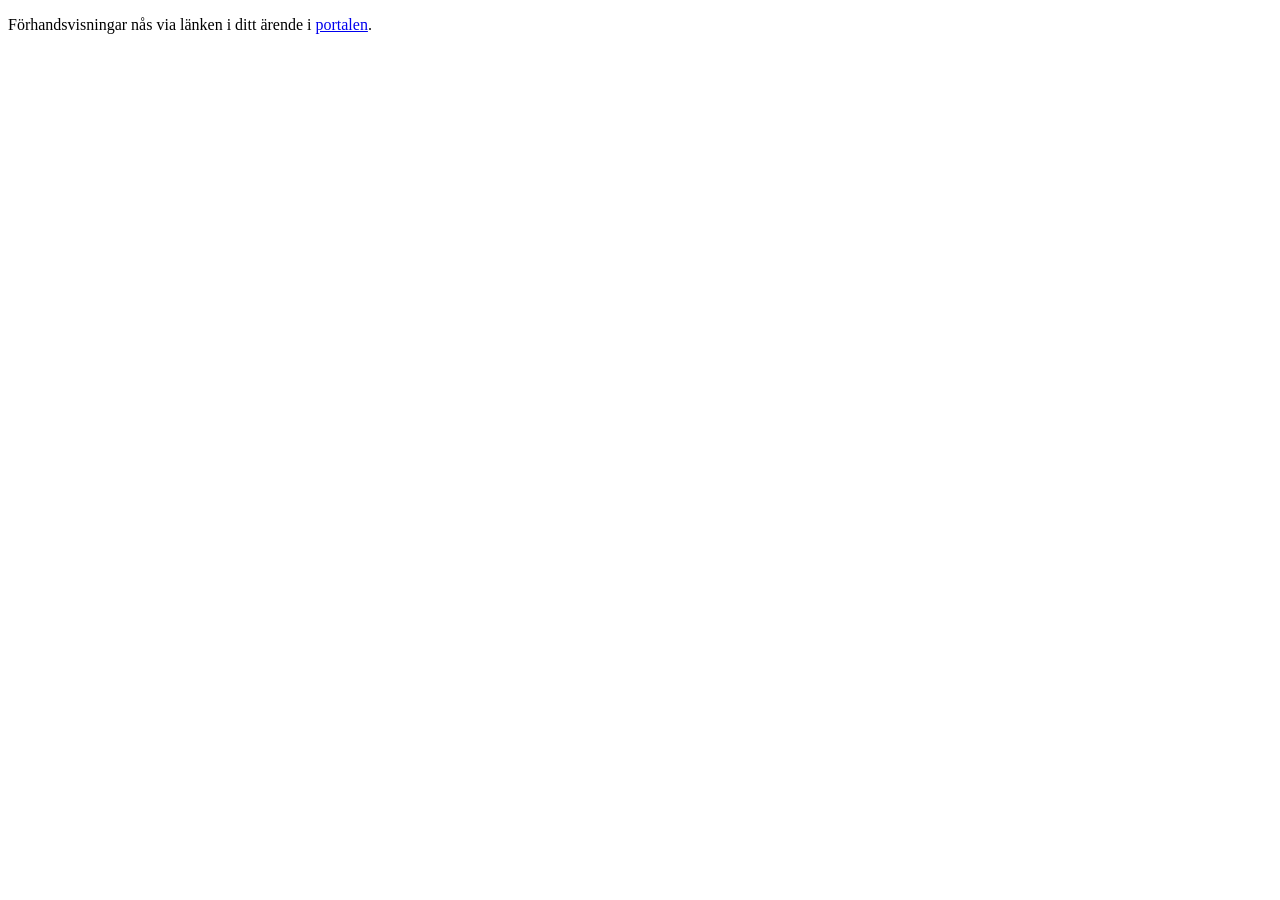
<file: index.html>
<!DOCTYPE html><meta charset="utf-8"><meta name="robots" content="noindex"><title>OakStride Previews</title><p>Förhandsvisningar nås via länken i ditt ärende i <a href="https://portal.oakstride.se">portalen</a>.</p>
</file>
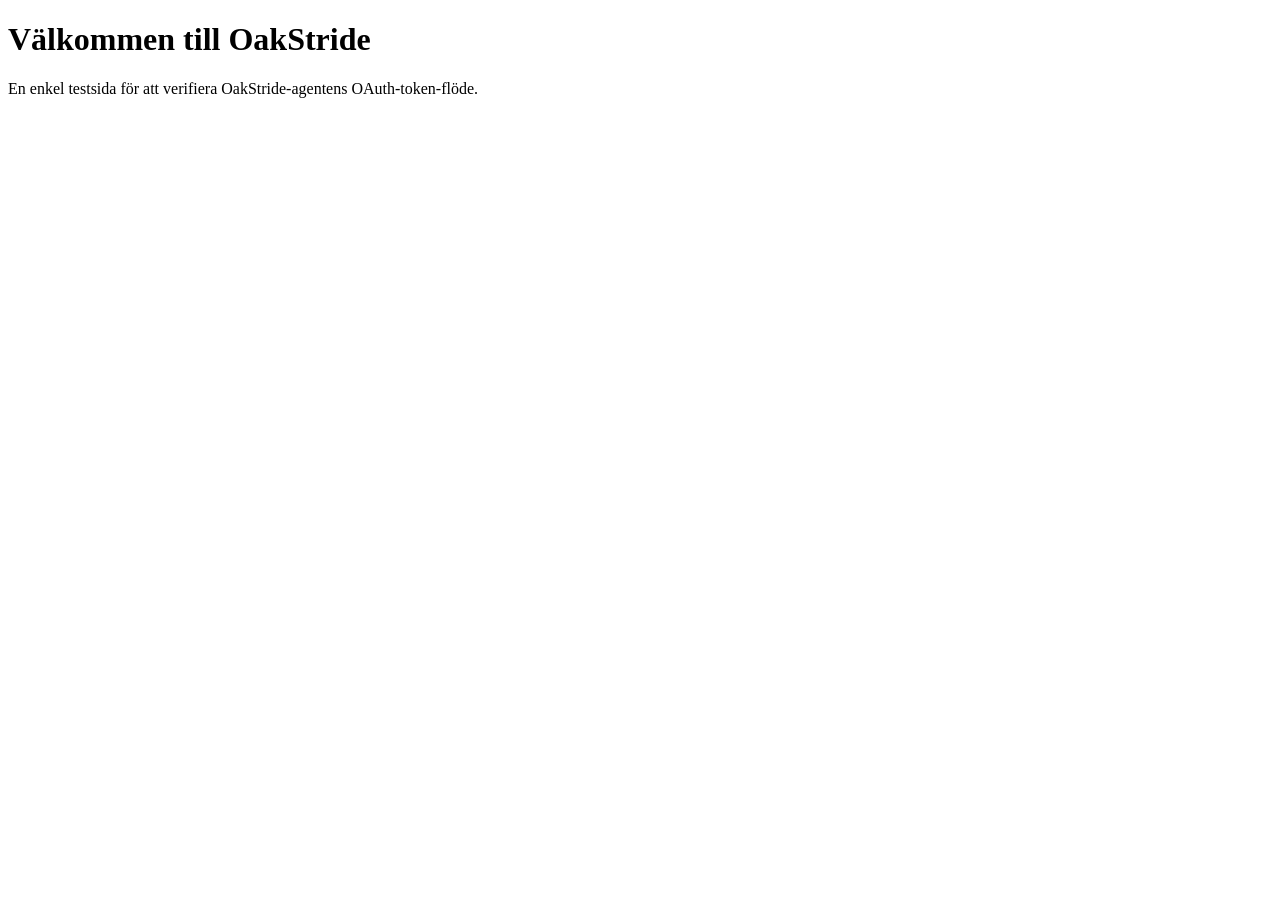
<file: req-5/index.html>
<!doctype html>
<html lang="sv">
<head><meta charset="utf-8"><title>OAuth-test</title></head>
<body>
  <h1>Välkommen till OakStride</h1>
  <p>En enkel testsida för att verifiera OakStride-agentens OAuth-token-flöde.</p>
</body>
</html>
</file>
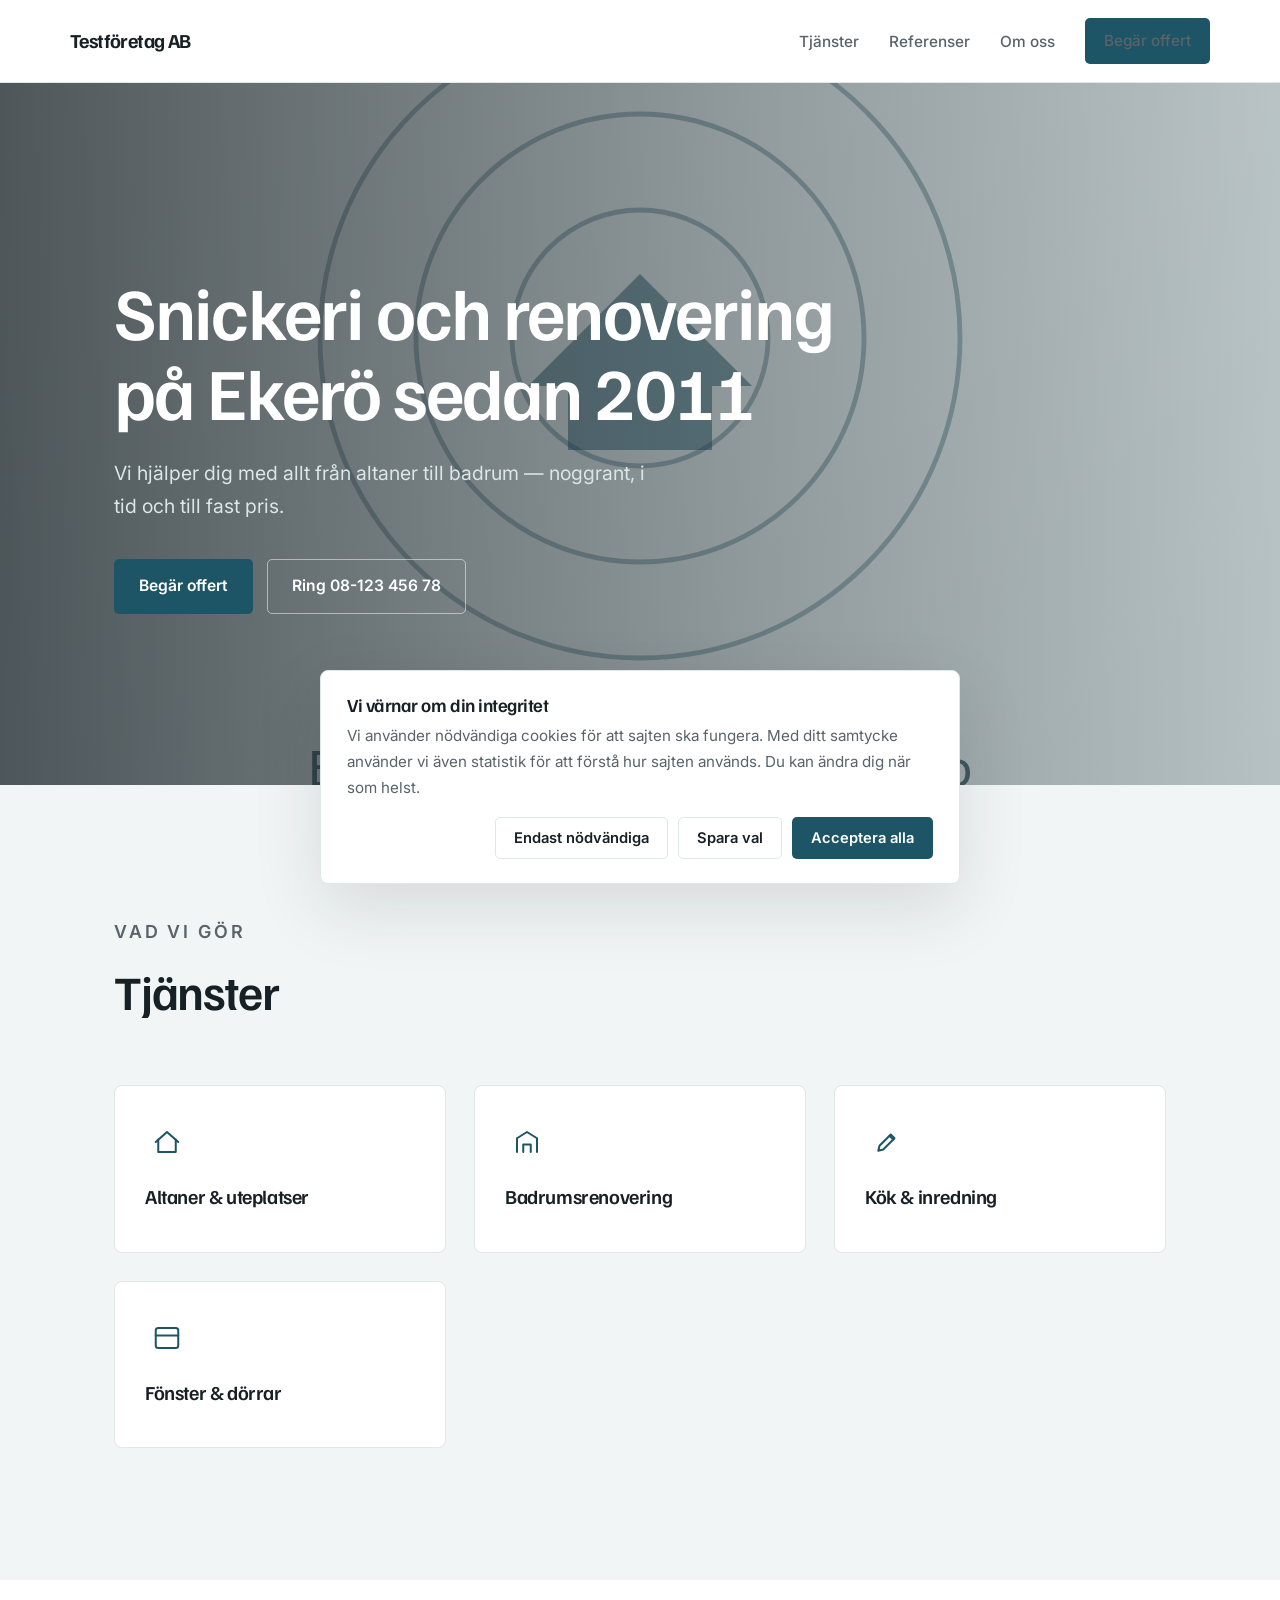
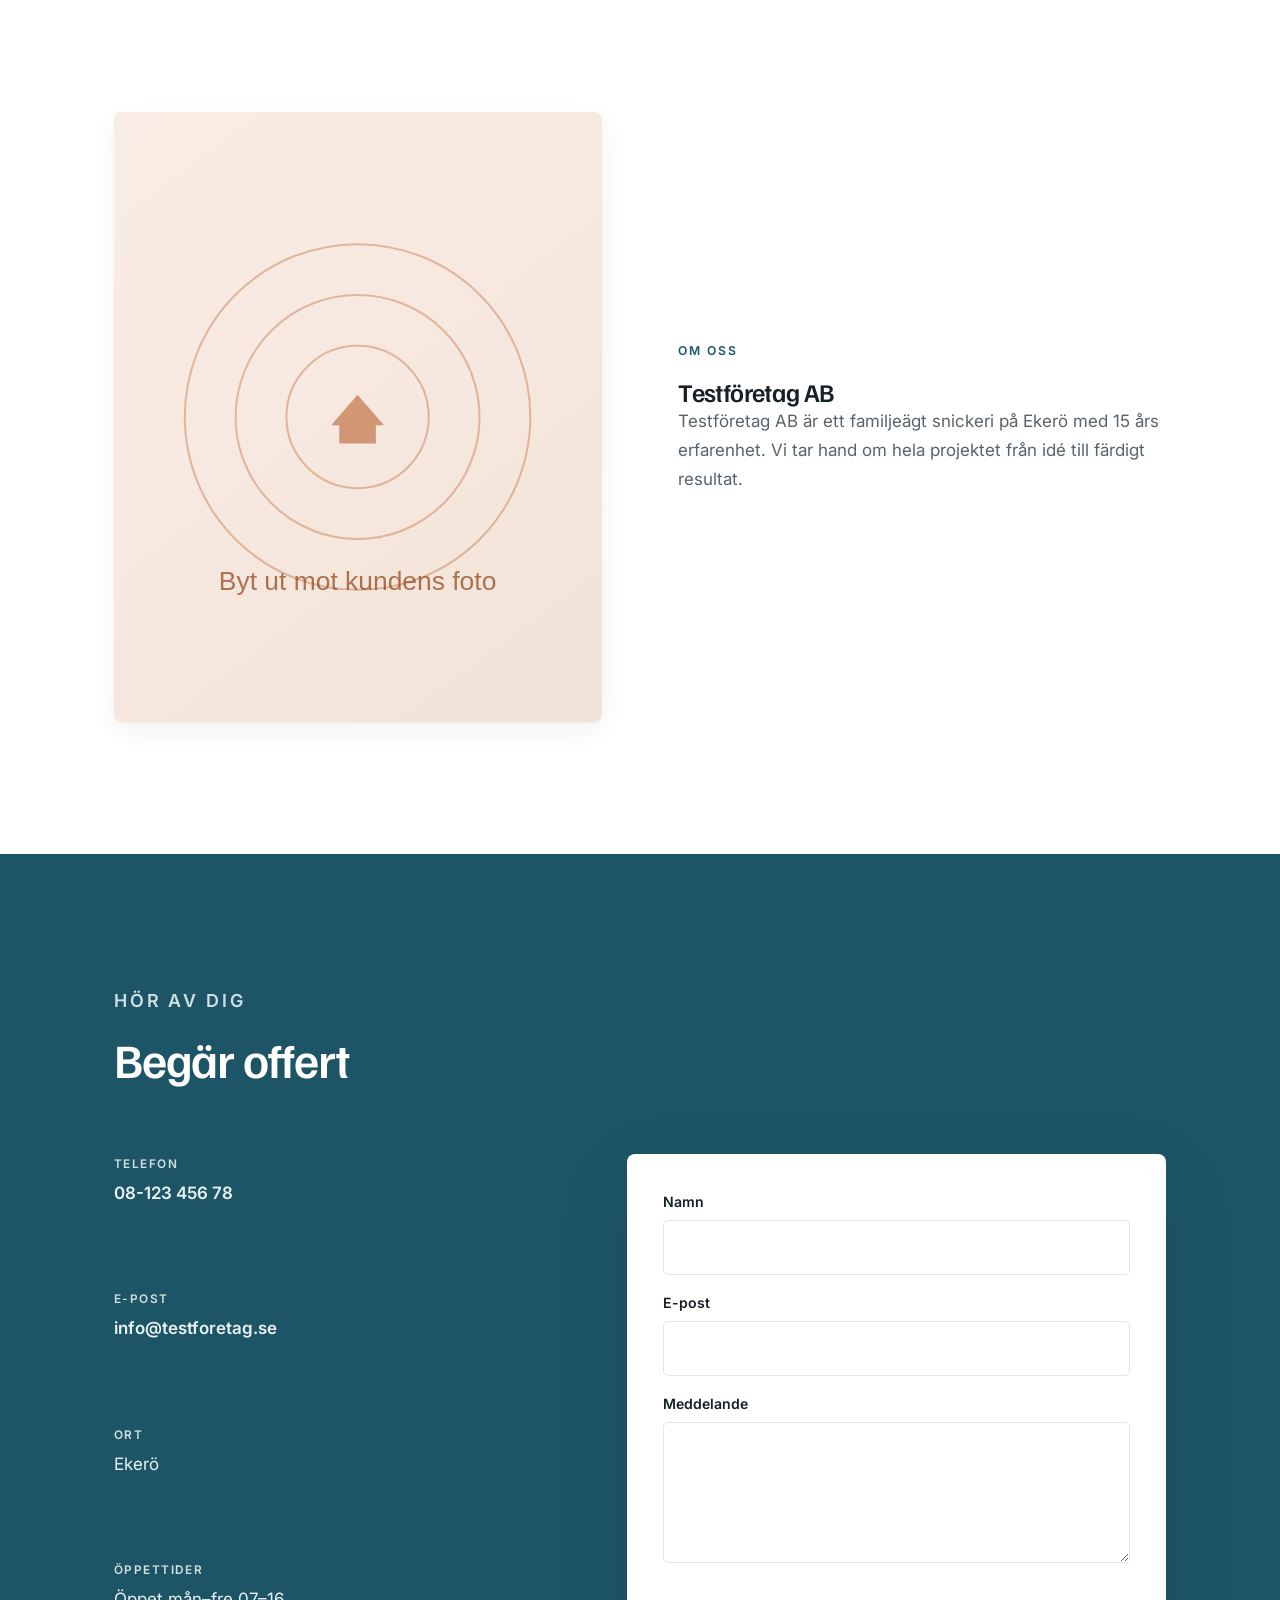
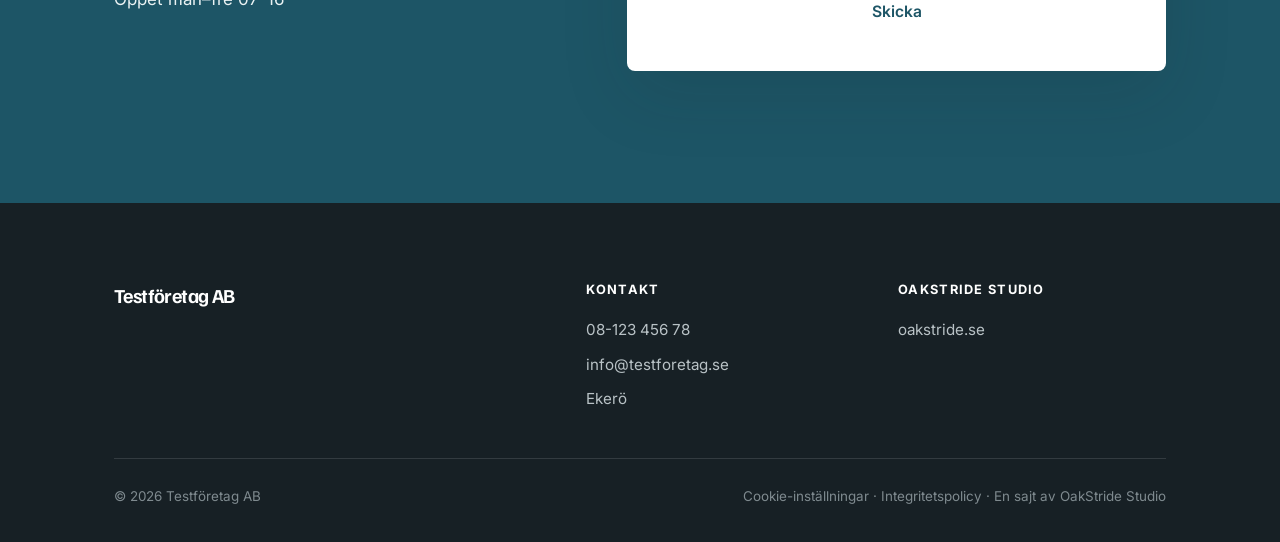
<file: req-8/index.html>
<!DOCTYPE html>
<html lang="sv" data-segment="hantverk">
<head>
  <meta charset="UTF-8" />
  <meta name="viewport" content="width=device-width, initial-scale=1.0" />
  <title>Testföretag AB</title>
  <meta name="description" content="Vi hjälper dig med allt från altaner till badrum — noggrant, i tid och till fast pris." />
  <link rel="canonical" href="https://www.testforetag.se/" />
  <meta property="og:type" content="website" />
  <meta property="og:title" content="Testföretag AB" />
  <meta property="og:locale" content="sv_SE" />
  <link rel="icon" href="assets/favicon.svg" type="image/svg+xml" />
  <link rel="preconnect" href="https://fonts.googleapis.com" />
  <link rel="preconnect" href="https://fonts.gstatic.com" crossorigin />
  <link href="https://fonts.googleapis.com/css2?family=Familjen+Grotesk:wght@500;600;700&family=Inter:wght@400;500;600&display=swap" rel="stylesheet" />
  <link rel="stylesheet" href="styles.css" />
  <link rel="stylesheet" href="themes.css" />
  <script type="application/ld+json">{"@context":"https://schema.org","@type":"GeneralContractor","name":"Testföretag AB","telephone":"08-123 456 78","email":"info@testforetag.se","url":"https://www.testforetag.se/"}</script>
</head>
<body>
  <a class="skip-link" href="#main">Hoppa till innehåll</a>
  <header class="site-header">
    <div class="container nav">
      <a class="brand" href="#top">Testföretag AB</a>
      <button class="nav-toggle" aria-label="Öppna meny" aria-expanded="false" aria-controls="menu"><svg viewBox="0 0 24 24" fill="none" stroke-width="2" stroke-linecap="round" stroke-linejoin="round"><path d="M4 7h16M4 12h16M4 17h16"/></svg></button>
      <ul class="nav-links" id="menu">
        <li><a href="#tjanster">Tjänster</a></li>
        <li><a href="#projekt">Referenser</a></li>
        <li><a href="#om">Om oss</a></li>
        <li><a class="btn btn--primary" href="#kontakt">Begär offert</a></li>
      </ul>
    </div>
  </header>
  <main id="main">
    <span id="top"></span>
    <section class="hero hero--cinematic">
      <div class="hero-bg">
        <video class="hero-video" autoplay muted loop playsinline preload="metadata" poster="assets/hero-poster.svg" aria-label="Testföretag AB"></video>
        <img class="video-poster" src="assets/hero-poster.svg" alt="Testföretag AB" />
      </div>
      <div class="container">
        <p class="eyebrow"></p>
        <h1>Snickeri och renovering på Ekerö sedan 2011</h1>
        <p class="lead">Vi hjälper dig med allt från altaner till badrum — noggrant, i tid och till fast pris.</p>
        <div class="cta-row">
          <a class="btn btn--primary" href="#kontakt">Begär offert</a>
          <a class="btn btn--ghost" href="tel:08-12345678">Ring 08-123 456 78</a>
        </div>
        
      </div>
    </section>

    <section class="section section--surface" id="tjanster">
      <div class="container">
        <div class="section-head"><p class="eyebrow">Vad vi gör</p><h2>Tjänster</h2></div>
        <div class="cards">
          <article class="card"><div class="card-icon"><svg viewBox="0 0 24 24" fill="none" stroke-width="1.6" stroke-linecap="round" stroke-linejoin="round"><path d="M3 12 12 4l9 8"/><path d="M5 10v10h14V10"/></svg></div><h3>Altaner &amp; uteplatser</h3><p></p></article>
          <article class="card"><div class="card-icon"><svg viewBox="0 0 24 24" fill="none" stroke-width="1.6" stroke-linecap="round" stroke-linejoin="round"><path d="M4 20V9l8-5 8 5v11"/><path d="M9 20v-6h6v6"/></svg></div><h3>Badrumsrenovering</h3><p></p></article>
          <article class="card"><div class="card-icon"><svg viewBox="0 0 24 24" fill="none" stroke-width="1.6" stroke-linecap="round" stroke-linejoin="round"><path d="m14 7 3 3"/><path d="M5 19l1-4 9-9 3 3-9 9-4 1Z"/></svg></div><h3>Kök &amp; inredning</h3><p></p></article>
          <article class="card"><div class="card-icon"><svg viewBox="0 0 24 24" fill="none" stroke-width="1.6" stroke-linecap="round" stroke-linejoin="round"><rect x="3" y="4" width="18" height="16" rx="2"/><path d="M3 10h18"/></svg></div><h3>Fönster &amp; dörrar</h3><p></p></article>
        </div>
      </div>
    </section>

    <section class="section" id="om">
      <div class="container split">
        <div class="split-media"><img src="assets/placeholder.svg" alt="Testföretag AB" /></div>
        <div>
          <p class="eyebrow">Om oss</p>
          <h2>Testföretag AB</h2>
          <p style="color:var(--ink-soft)">Testföretag AB är ett familjeägt snickeri på Ekerö med 15 års erfarenhet. Vi tar hand om hela projektet från idé till färdigt resultat.</p>
          
        </div>
      </div>
    </section>

    <section class="section section--brand" id="kontakt">
      <div class="container">
        <div class="section-head"><p class="eyebrow">Hör av dig</p><h2>Begär offert</h2></div>
        <div class="contact-grid">
          <ul class="contact-list">
            <li><div class="k">Telefon</div><a href="tel:08-12345678">08-123 456 78</a></li>
            <li><div class="k">E-post</div><a href="mailto:info@testforetag.se">info@testforetag.se</a></li>
            <li><div class="k">Ort</div>Ekerö</li>
            <li><div class="k">Öppettider</div>Öppet mån–fre 07–16</li>
          </ul>
          <form class="contact-form" action="#" method="post">
            <div><label for="namn">Namn</label><input id="namn" name="namn" type="text" autocomplete="name" required /></div>
            <div><label for="epost">E-post</label><input id="epost" name="epost" type="email" autocomplete="email" required /></div>
            <div><label for="meddelande">Meddelande</label><textarea id="meddelande" name="meddelande" rows="4" required></textarea></div>
            <button class="btn btn--primary btn--block" type="submit">Skicka</button>
          </form>
        </div>
      </div>
    </section>
  </main>
  <footer class="site-footer">
    <div class="container">
      <div class="footer-grid">
        <div><a class="brand" href="#top" style="color:#fff">Testföretag AB</a></div>
        <div><h4>Kontakt</h4><ul><li><a href="tel:08-12345678">08-123 456 78</a></li><li><a href="mailto:info@testforetag.se">info@testforetag.se</a></li><li>Ekerö</li></ul></div>
        <div><h4>OakStride Studio</h4><ul><li><a href="https://oakstride.se">oakstride.se</a></li></ul></div>
      </div>
      <div class="footer-bottom">
        <span>© 2026 Testföretag AB</span>
        <span><a href="#" data-oak-consent-open>Cookie-inställningar</a> · <a href="integritetspolicy.html">Integritetspolicy</a> · En sajt av <a href="https://oakstride.se">OakStride Studio</a></span>
      </div>
    </div>
  </footer>
  <script>
    (function () {
      var t = document.querySelector('.nav-toggle'), m = document.getElementById('menu');
      if (t && m) { t.addEventListener('click', function(){var o=m.classList.toggle('open');t.setAttribute('aria-expanded',o?'true':'false');});
        m.addEventListener('click', function(e){ if(e.target.tagName==='A'){m.classList.remove('open');t.setAttribute('aria-expanded','false');} }); }
      if (window.matchMedia && matchMedia('(prefers-reduced-motion: reduce)').matches) {
        document.querySelectorAll('video[autoplay]').forEach(function(v){v.removeAttribute('autoplay');v.pause();});
      }
    })();
  </script>
  <script src="oak-consent.js" defer></script>
  <script src="oak-analytics.js" data-site="testforetag.se" defer></script>
</body>
</html>
</file>
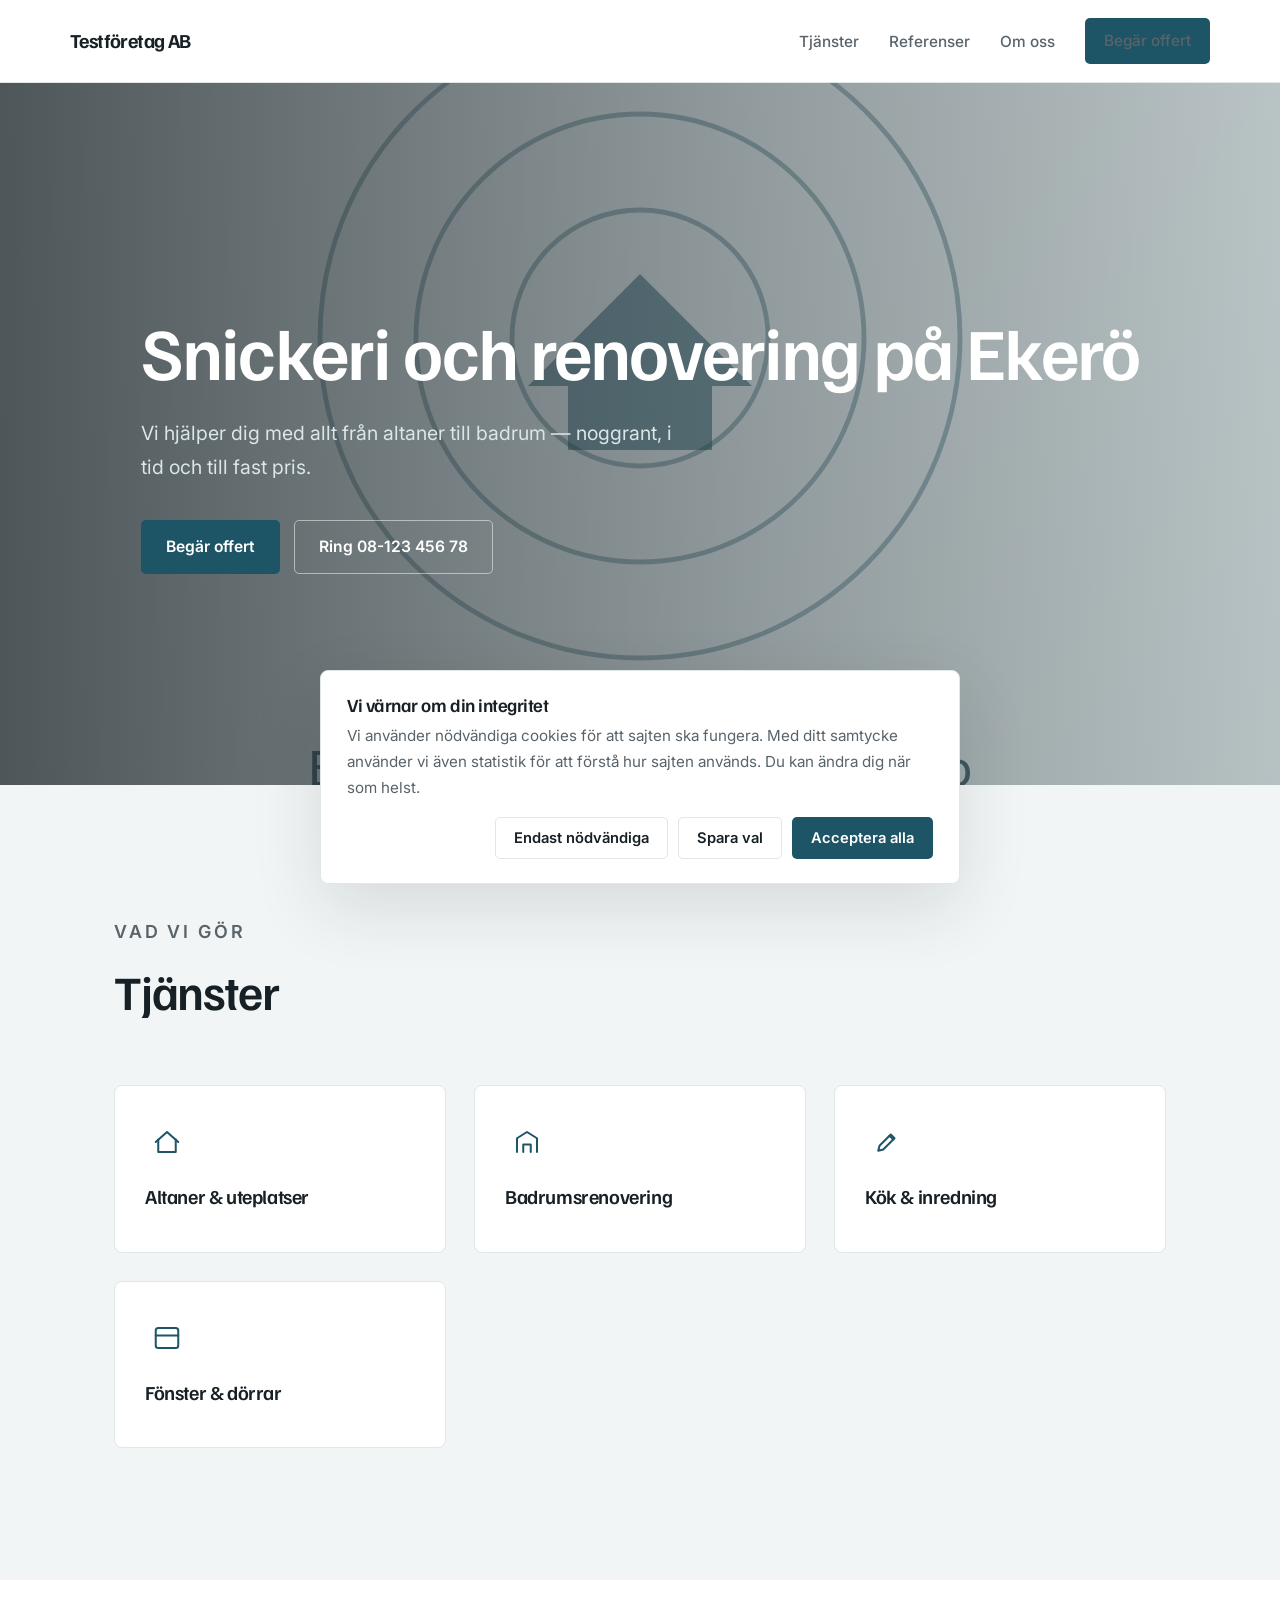
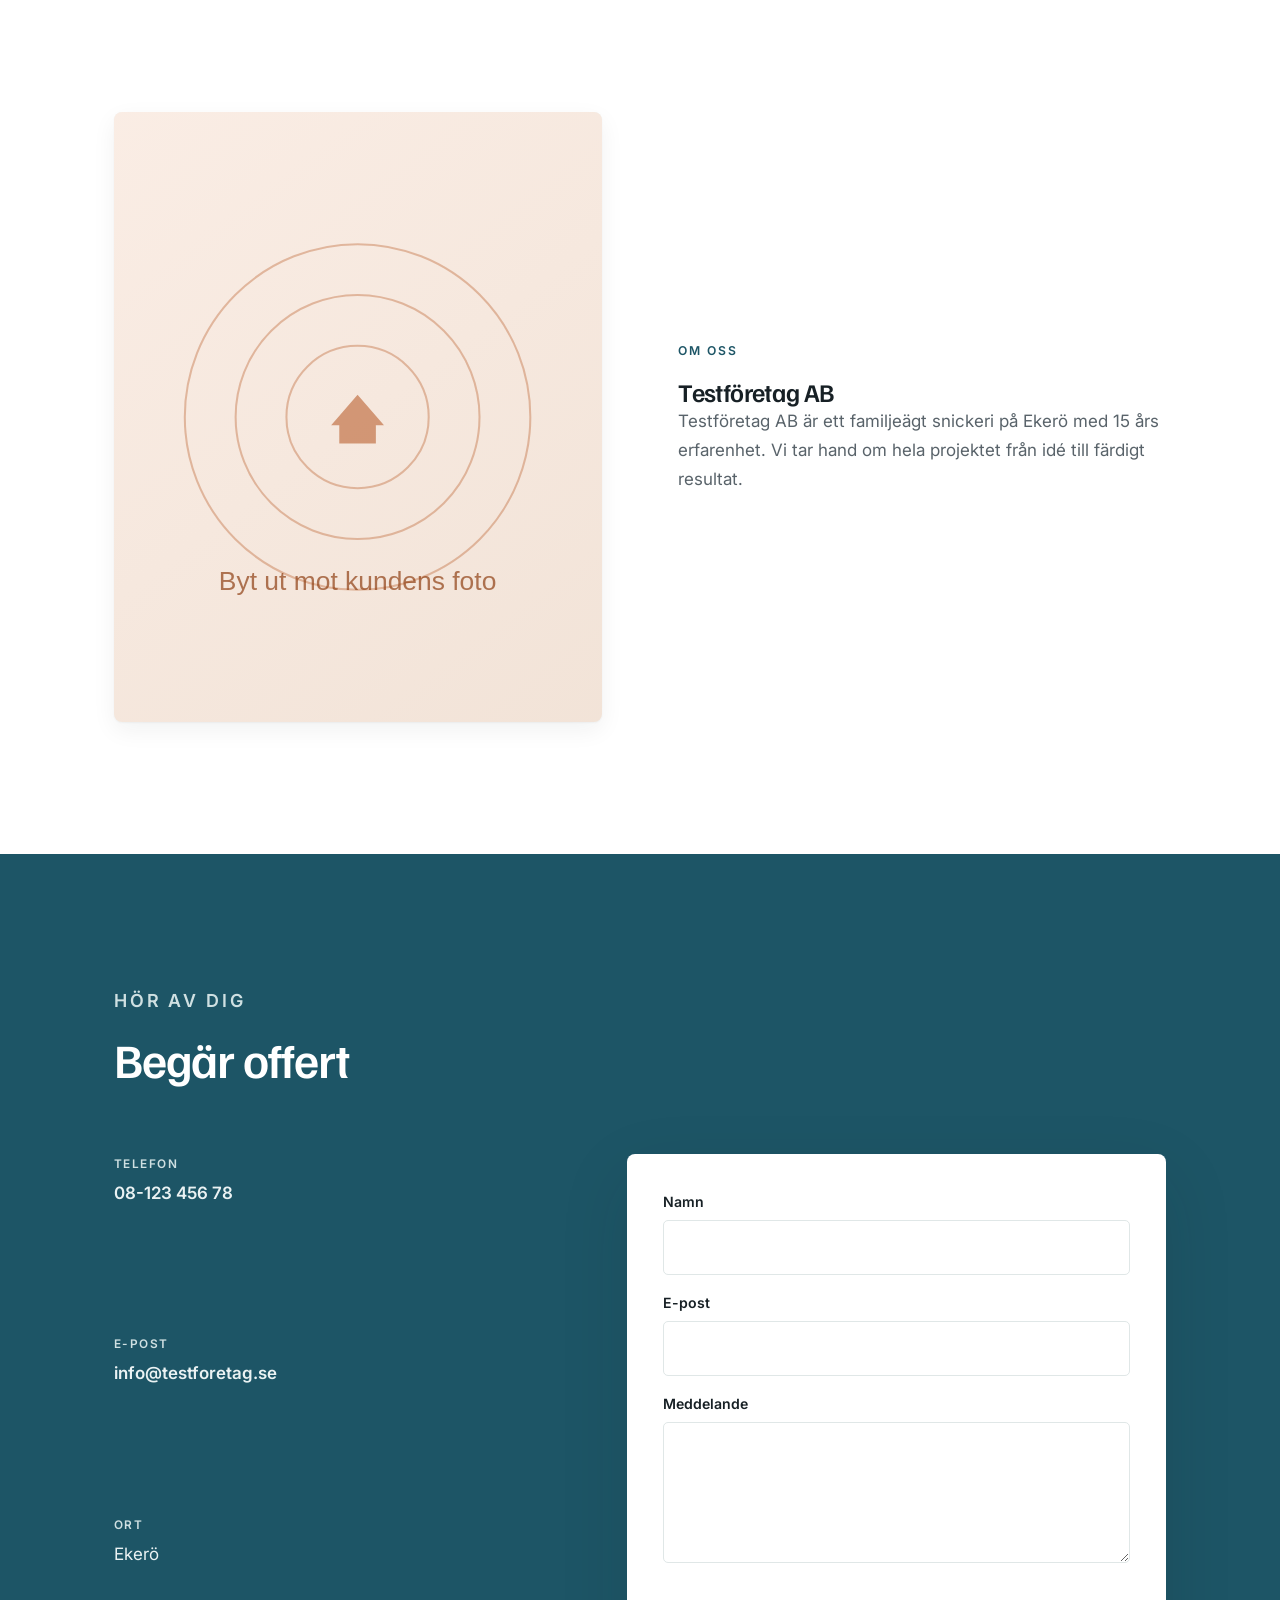
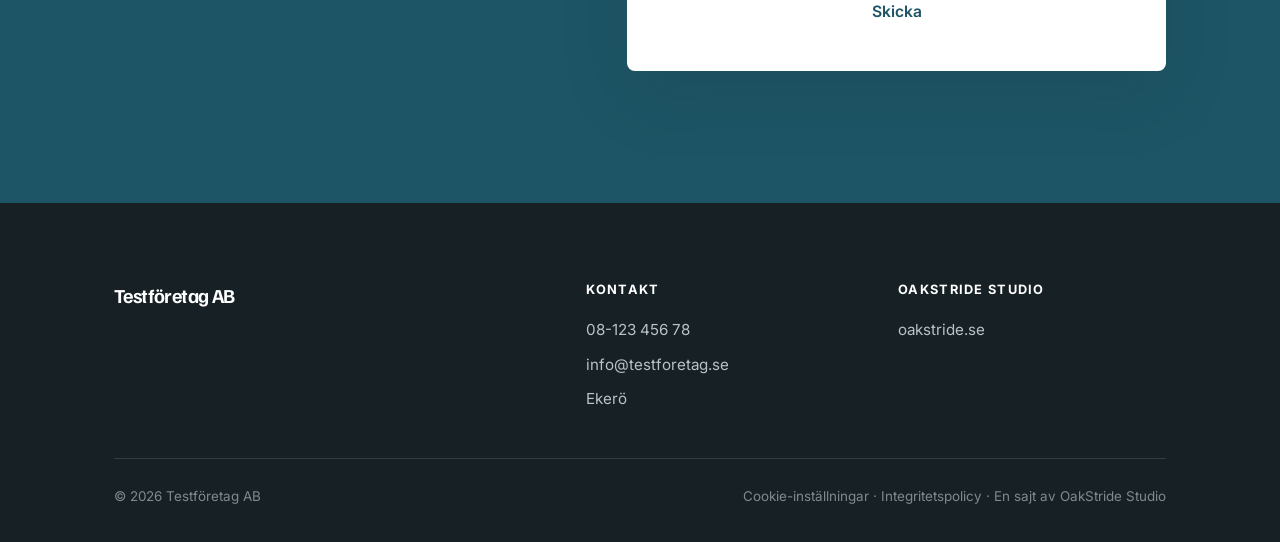
<file: site-testforetag-e2e/index.html>
<!DOCTYPE html>
<html lang="sv" data-segment="hantverk">
<head>
  <meta charset="UTF-8" />
  <meta name="viewport" content="width=device-width, initial-scale=1.0" />
  <title>Testföretag AB</title>
  <meta name="description" content="Vi hjälper dig med allt från altaner till badrum — noggrant, i tid och till fast pris." />
  <link rel="canonical" href="https://www.testforetag.se/" />
  <meta property="og:type" content="website" />
  <meta property="og:title" content="Testföretag AB" />
  <meta property="og:locale" content="sv_SE" />
  <link rel="icon" href="assets/favicon.svg" type="image/svg+xml" />
  <link rel="preconnect" href="https://fonts.googleapis.com" />
  <link rel="preconnect" href="https://fonts.gstatic.com" crossorigin />
  <link href="https://fonts.googleapis.com/css2?family=Familjen+Grotesk:wght@500;600;700&family=Inter:wght@400;500;600&display=swap" rel="stylesheet" />
  <link rel="stylesheet" href="styles.css" />
  <link rel="stylesheet" href="themes.css" />
  <script type="application/ld+json">{"@context":"https://schema.org","@type":"GeneralContractor","name":"Testföretag AB","telephone":"08-123 456 78","email":"info@testforetag.se","url":"https://www.testforetag.se/"}</script>
</head>
<body>
  <a class="skip-link" href="#main">Hoppa till innehåll</a>
  <header class="site-header">
    <div class="container nav">
      <a class="brand" href="#top">Testföretag AB</a>
      <button class="nav-toggle" aria-label="Öppna meny" aria-expanded="false" aria-controls="menu"><svg viewBox="0 0 24 24" fill="none" stroke-width="2" stroke-linecap="round" stroke-linejoin="round"><path d="M4 7h16M4 12h16M4 17h16"/></svg></button>
      <ul class="nav-links" id="menu">
        <li><a href="#tjanster">Tjänster</a></li>
        <li><a href="#projekt">Referenser</a></li>
        <li><a href="#om">Om oss</a></li>
        <li><a class="btn btn--primary" href="#kontakt">Begär offert</a></li>
      </ul>
    </div>
  </header>
  <main id="main">
    <span id="top"></span>
    <section class="hero hero--cinematic">
      <div class="hero-bg">
        <video class="hero-video" autoplay muted loop playsinline preload="metadata" poster="assets/hero-poster.svg" aria-label="Testföretag AB"></video>
        <img class="video-poster" src="assets/hero-poster.svg" alt="Testföretag AB" />
      </div>
      <div class="container">
        <p class="eyebrow"></p>
        <h1>Snickeri och renovering på Ekerö</h1>
        <p class="lead">Vi hjälper dig med allt från altaner till badrum — noggrant, i tid och till fast pris.</p>
        <div class="cta-row">
          <a class="btn btn--primary" href="#kontakt">Begär offert</a>
          <a class="btn btn--ghost" href="tel:08-12345678">Ring 08-123 456 78</a>
        </div>
        
      </div>
    </section>

    <section class="section section--surface" id="tjanster">
      <div class="container">
        <div class="section-head"><p class="eyebrow">Vad vi gör</p><h2>Tjänster</h2></div>
        <div class="cards">
          <article class="card"><div class="card-icon"><svg viewBox="0 0 24 24" fill="none" stroke-width="1.6" stroke-linecap="round" stroke-linejoin="round"><path d="M3 12 12 4l9 8"/><path d="M5 10v10h14V10"/></svg></div><h3>Altaner &amp; uteplatser</h3><p></p></article>
          <article class="card"><div class="card-icon"><svg viewBox="0 0 24 24" fill="none" stroke-width="1.6" stroke-linecap="round" stroke-linejoin="round"><path d="M4 20V9l8-5 8 5v11"/><path d="M9 20v-6h6v6"/></svg></div><h3>Badrumsrenovering</h3><p></p></article>
          <article class="card"><div class="card-icon"><svg viewBox="0 0 24 24" fill="none" stroke-width="1.6" stroke-linecap="round" stroke-linejoin="round"><path d="m14 7 3 3"/><path d="M5 19l1-4 9-9 3 3-9 9-4 1Z"/></svg></div><h3>Kök &amp; inredning</h3><p></p></article>
          <article class="card"><div class="card-icon"><svg viewBox="0 0 24 24" fill="none" stroke-width="1.6" stroke-linecap="round" stroke-linejoin="round"><rect x="3" y="4" width="18" height="16" rx="2"/><path d="M3 10h18"/></svg></div><h3>Fönster &amp; dörrar</h3><p></p></article>
        </div>
      </div>
    </section>

    <section class="section" id="om">
      <div class="container split">
        <div class="split-media"><img src="assets/placeholder.svg" alt="Testföretag AB" /></div>
        <div>
          <p class="eyebrow">Om oss</p>
          <h2>Testföretag AB</h2>
          <p style="color:var(--ink-soft)">Testföretag AB är ett familjeägt snickeri på Ekerö med 15 års erfarenhet. Vi tar hand om hela projektet från idé till färdigt resultat.</p>
          
        </div>
      </div>
    </section>

    <section class="section section--brand" id="kontakt">
      <div class="container">
        <div class="section-head"><p class="eyebrow">Hör av dig</p><h2>Begär offert</h2></div>
        <div class="contact-grid">
          <ul class="contact-list">
            <li><div class="k">Telefon</div><a href="tel:08-12345678">08-123 456 78</a></li>
            <li><div class="k">E-post</div><a href="mailto:info@testforetag.se">info@testforetag.se</a></li>
            <li><div class="k">Ort</div>Ekerö</li>
            
          </ul>
          <form class="contact-form" action="#" method="post">
            <div><label for="namn">Namn</label><input id="namn" name="namn" type="text" autocomplete="name" required /></div>
            <div><label for="epost">E-post</label><input id="epost" name="epost" type="email" autocomplete="email" required /></div>
            <div><label for="meddelande">Meddelande</label><textarea id="meddelande" name="meddelande" rows="4" required></textarea></div>
            <button class="btn btn--primary btn--block" type="submit">Skicka</button>
          </form>
        </div>
      </div>
    </section>
  </main>
  <footer class="site-footer">
    <div class="container">
      <div class="footer-grid">
        <div><a class="brand" href="#top" style="color:#fff">Testföretag AB</a></div>
        <div><h4>Kontakt</h4><ul><li><a href="tel:08-12345678">08-123 456 78</a></li><li><a href="mailto:info@testforetag.se">info@testforetag.se</a></li><li>Ekerö</li></ul></div>
        <div><h4>OakStride Studio</h4><ul><li><a href="https://oakstride.se">oakstride.se</a></li></ul></div>
      </div>
      <div class="footer-bottom">
        <span>© 2026 Testföretag AB</span>
        <span><a href="#" data-oak-consent-open>Cookie-inställningar</a> · <a href="integritetspolicy.html">Integritetspolicy</a> · En sajt av <a href="https://oakstride.se">OakStride Studio</a></span>
      </div>
    </div>
  </footer>
  <script>
    (function () {
      var t = document.querySelector('.nav-toggle'), m = document.getElementById('menu');
      if (t && m) { t.addEventListener('click', function(){var o=m.classList.toggle('open');t.setAttribute('aria-expanded',o?'true':'false');});
        m.addEventListener('click', function(e){ if(e.target.tagName==='A'){m.classList.remove('open');t.setAttribute('aria-expanded','false');} }); }
      if (window.matchMedia && matchMedia('(prefers-reduced-motion: reduce)').matches) {
        document.querySelectorAll('video[autoplay]').forEach(function(v){v.removeAttribute('autoplay');v.pause();});
      }
    })();
  </script>
  <script src="oak-consent.js" defer></script>
  <script src="oak-analytics.js" data-site="testforetag.se" defer></script>
</body>
</html>
</file>
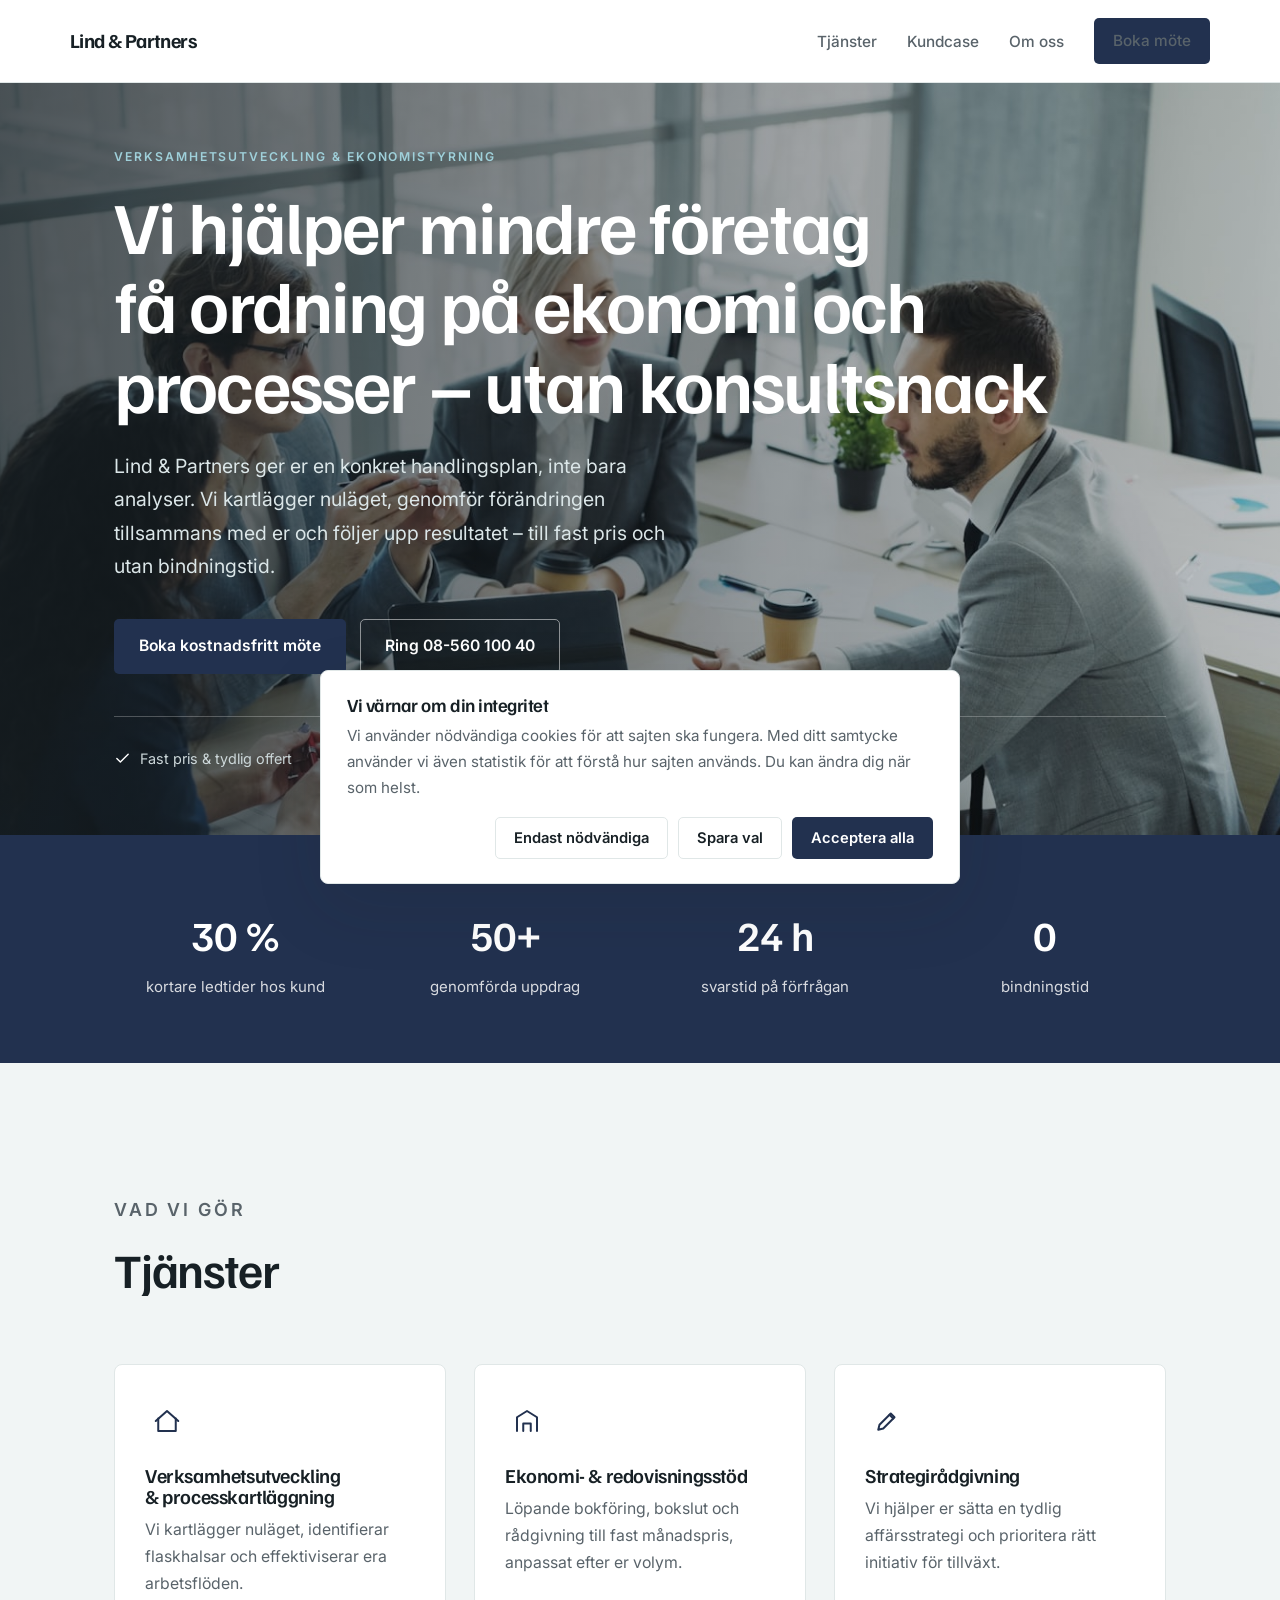
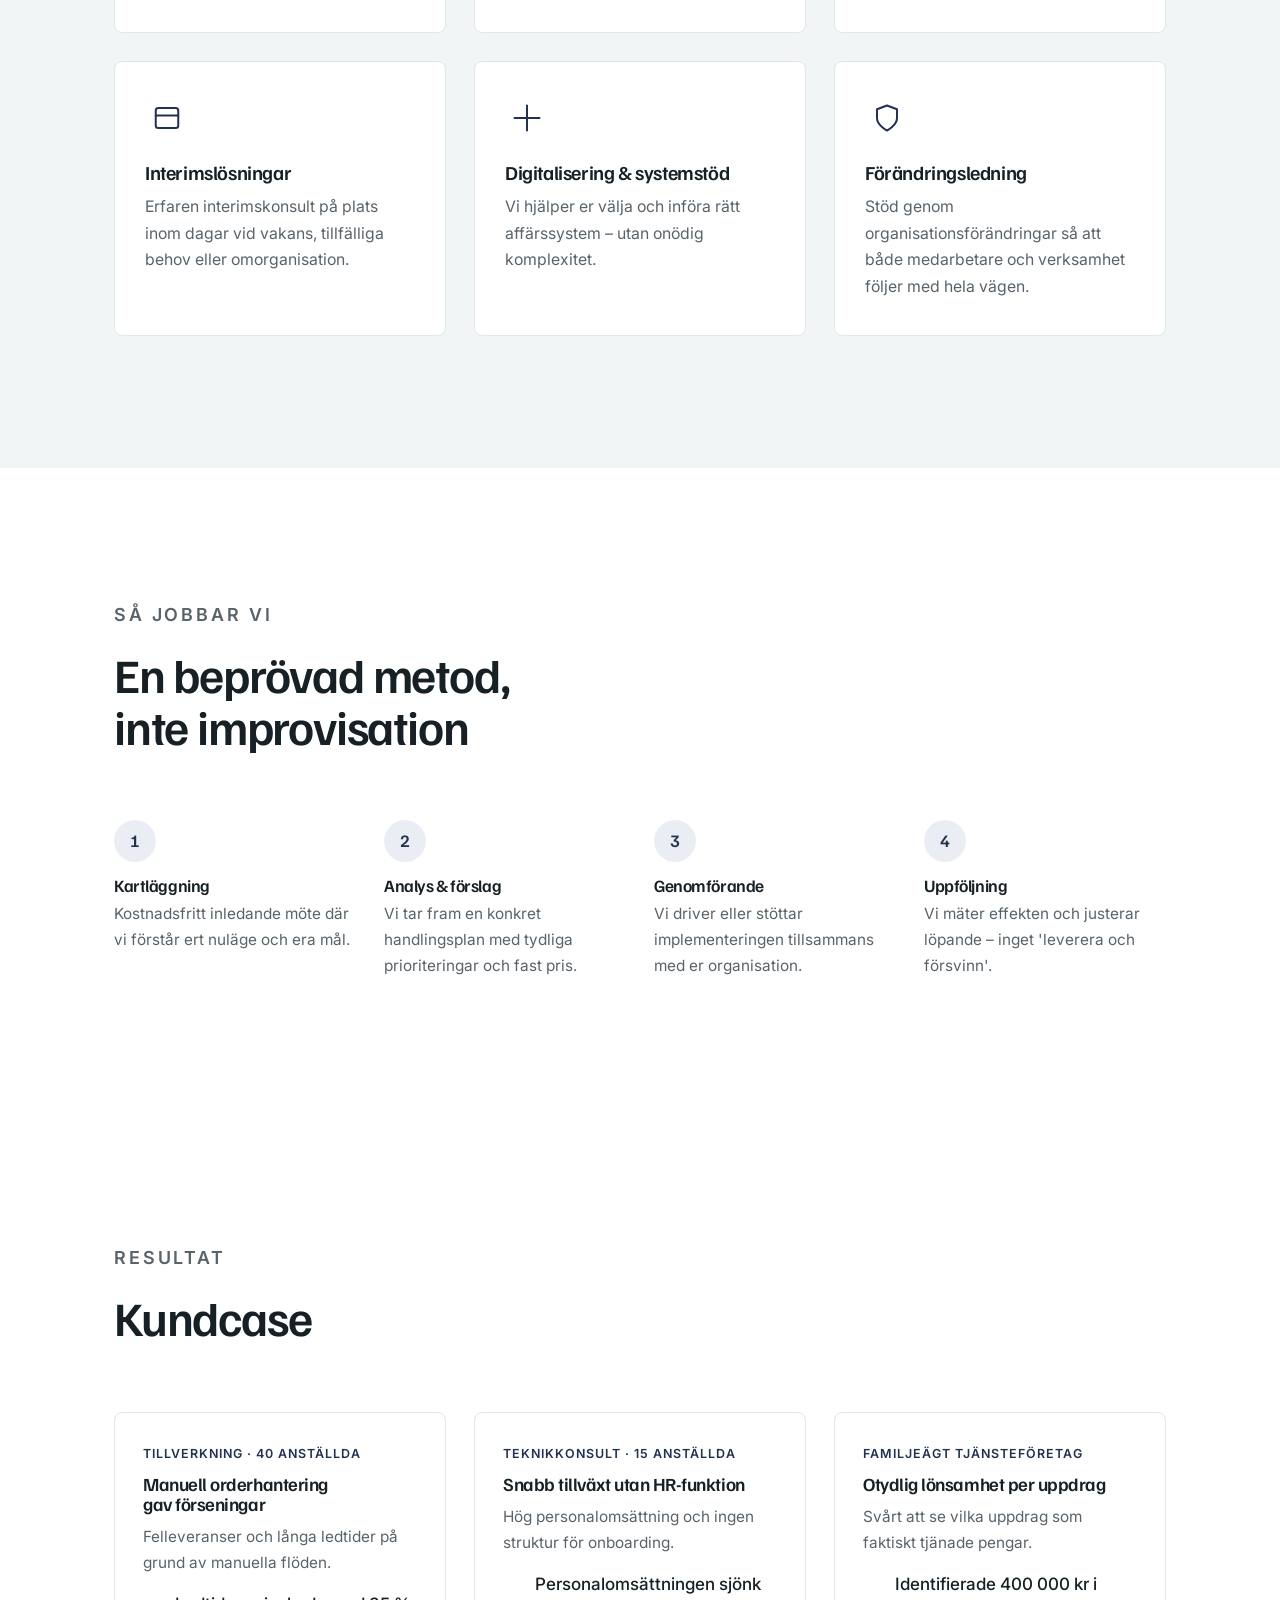
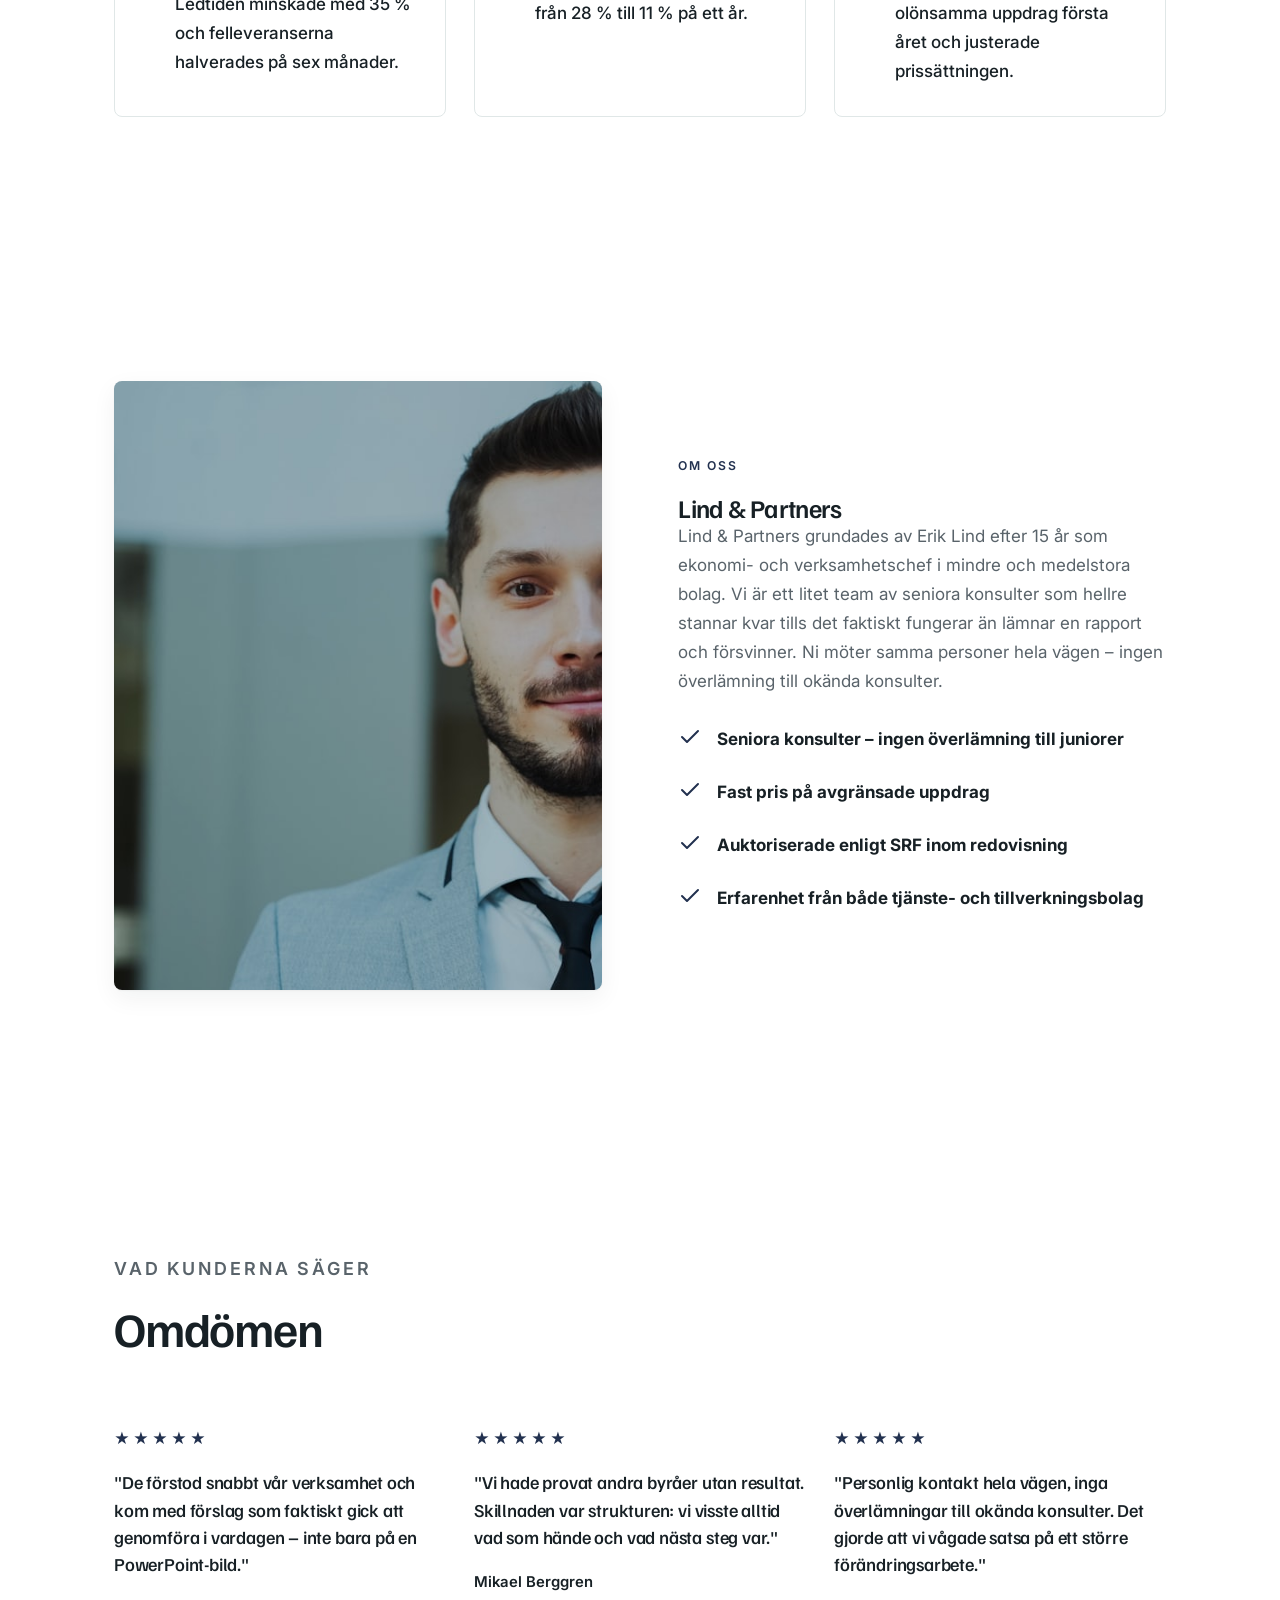
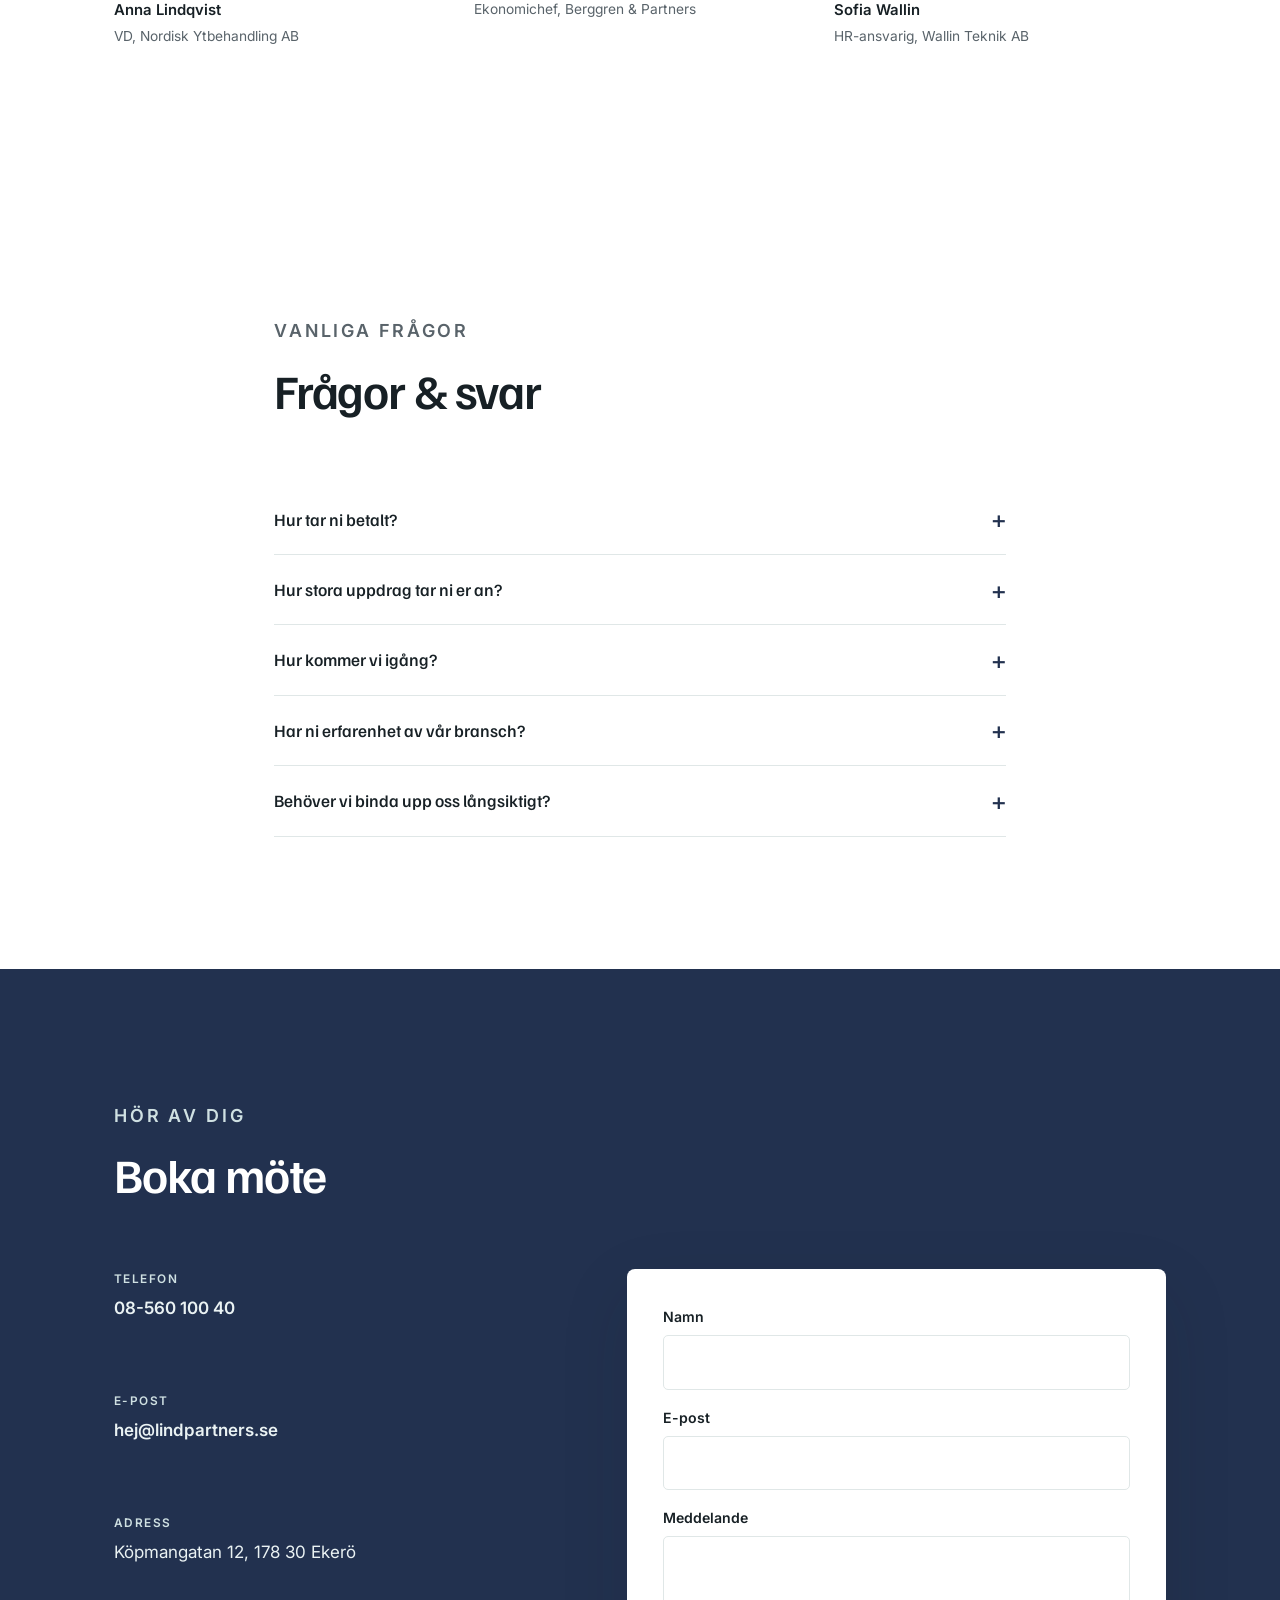
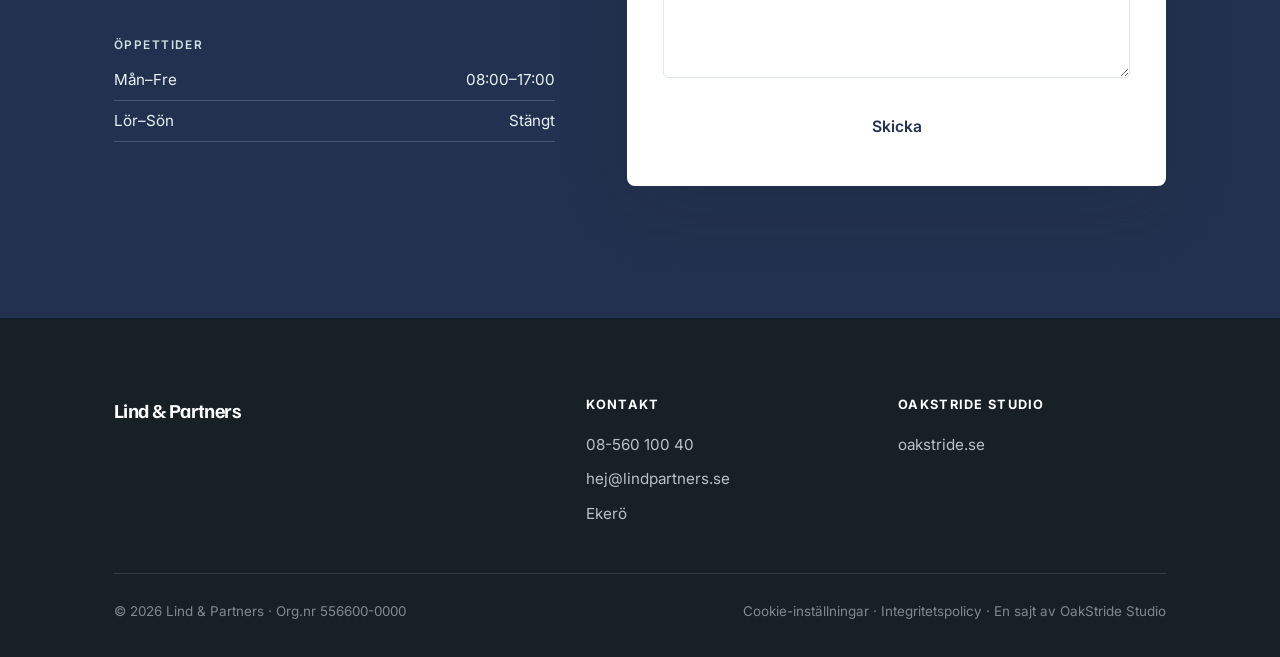
<file: examples/lind-partners/index.html>
<!DOCTYPE html>
<html lang="sv" data-segment="konsult">
<head>
  <meta charset="UTF-8" />
  <meta name="viewport" content="width=device-width, initial-scale=1.0" />
  <title>Lind &amp; Partners</title>
  <meta name="description" content="Lind &amp; Partners ger er en konkret handlingsplan, inte bara analyser. Vi kartlägger nuläget, genomför förändringen tillsammans med er och följer upp resultatet – till fast pris och utan bindningstid." />
  <link rel="canonical" href="https://www.lindpartners.se/" />
  <meta property="og:type" content="website" />
  <meta property="og:title" content="Lind &amp; Partners" />
  <meta property="og:locale" content="sv_SE" />
  <link rel="icon" href="assets/favicon.svg" type="image/svg+xml" />
  <link rel="preconnect" href="https://fonts.googleapis.com" />
  <link rel="preconnect" href="https://fonts.gstatic.com" crossorigin />
  <link href="https://fonts.googleapis.com/css2?family=Familjen+Grotesk:wght@500;600;700&family=Inter:wght@400;500;600&display=swap" rel="stylesheet" />
  <link rel="stylesheet" href="styles.css" />
  <link rel="stylesheet" href="themes.css" />
  <script type="application/ld+json">{"@context":"https://schema.org","@type":"ProfessionalService","name":"Lind & Partners","telephone":"08-560 100 40","email":"hej@lindpartners.se","address":{"@type":"PostalAddress","streetAddress":"Köpmangatan 12","postalCode":"178 30","addressLocality":"Ekerö","addressCountry":"SE"},"url":"https://www.lindpartners.se/"}</script>
</head>
<body>
  <a class="skip-link" href="#main">Hoppa till innehåll</a>
  <header class="site-header">
    <div class="container nav">
      <a class="brand" href="#top">Lind &amp; Partners</a>
      <button class="nav-toggle" aria-label="Öppna meny" aria-expanded="false" aria-controls="menu"><svg viewBox="0 0 24 24" fill="none" stroke-width="2" stroke-linecap="round" stroke-linejoin="round"><path d="M4 7h16M4 12h16M4 17h16"/></svg></button>
      <ul class="nav-links" id="menu">
        <li><a href="#tjanster">Tjänster</a></li>
        <li><a href="#case">Kundcase</a></li>
        <li><a href="#om">Om oss</a></li>
        <li><a class="btn btn--primary" href="#kontakt">Boka möte</a></li>
      </ul>
    </div>
  </header>
  <main id="main">
    <span id="top"></span>
    <section class="hero hero--cinematic">
      <div class="hero-bg">
        <video class="hero-video" autoplay muted loop playsinline preload="metadata" poster="assets/hero-poster.jpg" aria-label="Lind &amp; Partners">
          <source src="assets/hero.mp4" type="video/mp4" /></video>
        <img class="video-poster" src="assets/hero-poster.jpg" alt="Lind &amp; Partners" />
      </div>
      <div class="container">
        <p class="eyebrow">Verksamhetsutveckling &amp; ekonomistyrning</p>
        <h1>Vi hjälper mindre företag få ordning på ekonomi och processer – utan konsultsnack</h1>
        <p class="lead">Lind &amp; Partners ger er en konkret handlingsplan, inte bara analyser. Vi kartlägger nuläget, genomför förändringen tillsammans med er och följer upp resultatet – till fast pris och utan bindningstid.</p>
        <div class="cta-row">
          <a class="btn btn--primary" href="#kontakt">Boka kostnadsfritt möte</a>
          <a class="btn btn--ghost" href="tel:08-56010040">Ring 08-560 100 40</a>
        </div>
        <div class="trust-row">
            <span><svg viewBox="0 0 24 24" fill="none" stroke-width="2" stroke-linecap="round" stroke-linejoin="round"><path d="M20 6 9 17l-5-5"/></svg> Fast pris &amp; tydlig offert</span>
            <span><svg viewBox="0 0 24 24" fill="none" stroke-width="2" stroke-linecap="round" stroke-linejoin="round"><path d="M20 6 9 17l-5-5"/></svg> Inga bindningstider</span>
            <span><svg viewBox="0 0 24 24" fill="none" stroke-width="2" stroke-linecap="round" stroke-linejoin="round"><path d="M20 6 9 17l-5-5"/></svg> Svar inom 24 timmar</span>
          </div>
      </div>
    </section>

    <section class="band"><div class="container stats">
        <div class="stat"><div class="stat-v">30 %</div><div class="stat-l">kortare ledtider hos kund</div></div>
        <div class="stat"><div class="stat-v">50+</div><div class="stat-l">genomförda uppdrag</div></div>
        <div class="stat"><div class="stat-v">24 h</div><div class="stat-l">svarstid på förfrågan</div></div>
        <div class="stat"><div class="stat-v">0</div><div class="stat-l">bindningstid</div></div>
      </div></section>

    <section class="section section--surface" id="tjanster">
      <div class="container">
        <div class="section-head"><p class="eyebrow">Vad vi gör</p><h2>Tjänster</h2></div>
        <div class="cards">
          <article class="card"><div class="card-icon"><svg viewBox="0 0 24 24" fill="none" stroke-width="1.6" stroke-linecap="round" stroke-linejoin="round"><path d="M3 12 12 4l9 8"/><path d="M5 10v10h14V10"/></svg></div><h3>Verksamhetsutveckling &amp; processkartläggning</h3><p>Vi kartlägger nuläget, identifierar flaskhalsar och effektiviserar era arbetsflöden.</p></article>
          <article class="card"><div class="card-icon"><svg viewBox="0 0 24 24" fill="none" stroke-width="1.6" stroke-linecap="round" stroke-linejoin="round"><path d="M4 20V9l8-5 8 5v11"/><path d="M9 20v-6h6v6"/></svg></div><h3>Ekonomi- &amp; redovisningsstöd</h3><p>Löpande bokföring, bokslut och rådgivning till fast månadspris, anpassat efter er volym.</p></article>
          <article class="card"><div class="card-icon"><svg viewBox="0 0 24 24" fill="none" stroke-width="1.6" stroke-linecap="round" stroke-linejoin="round"><path d="m14 7 3 3"/><path d="M5 19l1-4 9-9 3 3-9 9-4 1Z"/></svg></div><h3>Strategirådgivning</h3><p>Vi hjälper er sätta en tydlig affärsstrategi och prioritera rätt initiativ för tillväxt.</p></article>
          <article class="card"><div class="card-icon"><svg viewBox="0 0 24 24" fill="none" stroke-width="1.6" stroke-linecap="round" stroke-linejoin="round"><rect x="3" y="4" width="18" height="16" rx="2"/><path d="M3 10h18"/></svg></div><h3>Interimslösningar</h3><p>Erfaren interimskonsult på plats inom dagar vid vakans, tillfälliga behov eller omorganisation.</p></article>
          <article class="card"><div class="card-icon"><svg viewBox="0 0 24 24" fill="none" stroke-width="1.6" stroke-linecap="round" stroke-linejoin="round"><path d="M12 2v20M2 12h20"/></svg></div><h3>Digitalisering &amp; systemstöd</h3><p>Vi hjälper er välja och införa rätt affärssystem – utan onödig komplexitet.</p></article>
          <article class="card"><div class="card-icon"><svg viewBox="0 0 24 24" fill="none" stroke-width="1.6" stroke-linecap="round" stroke-linejoin="round"><path d="M12 22s8-4 8-10V5l-8-3-8 3v7c0 6 8 10 8 10Z"/></svg></div><h3>Förändringsledning</h3><p>Stöd genom organisationsförändringar så att både medarbetare och verksamhet följer med hela vägen.</p></article>
        </div>
      </div>
    </section>

    <section class="section" id="process">
      <div class="container">
        <div class="section-head"><p class="eyebrow">Så jobbar vi</p><h2>En beprövad metod, inte improvisation</h2></div>
        <ol class="steps">
          <li class="step"><span class="step-no">1</span><div><h3>Kartläggning</h3><p>Kostnadsfritt inledande möte där vi förstår ert nuläge och era mål.</p></div></li>
          <li class="step"><span class="step-no">2</span><div><h3>Analys &amp; förslag</h3><p>Vi tar fram en konkret handlingsplan med tydliga prioriteringar och fast pris.</p></div></li>
          <li class="step"><span class="step-no">3</span><div><h3>Genomförande</h3><p>Vi driver eller stöttar implementeringen tillsammans med er organisation.</p></div></li>
          <li class="step"><span class="step-no">4</span><div><h3>Uppföljning</h3><p>Vi mäter effekten och justerar löpande – inget 'leverera och försvinn'.</p></div></li>
        </ol>
      </div>
    </section>

    <section class="section" id="case">
      <div class="container">
        <div class="section-head"><p class="eyebrow">Resultat</p><h2>Kundcase</h2></div>
        <div class="cases">
          <article class="case"><p class="case-tag">Tillverkning · 40 anställda</p><h3>Manuell orderhantering gav förseningar</h3><p class="case-ch">Felleveranser och långa ledtider på grund av manuella flöden.</p><p class="case-re"><span class="tick"><svg viewBox="0 0 24 24" fill="none" stroke-width="2" stroke-linecap="round" stroke-linejoin="round"><path d="M20 6 9 17l-5-5"/></svg></span><span>Ledtiden minskade med 35 % och felleveranserna halverades på sex månader.</span></p></article>
          <article class="case"><p class="case-tag">Teknikkonsult · 15 anställda</p><h3>Snabb tillväxt utan HR-funktion</h3><p class="case-ch">Hög personalomsättning och ingen struktur för onboarding.</p><p class="case-re"><span class="tick"><svg viewBox="0 0 24 24" fill="none" stroke-width="2" stroke-linecap="round" stroke-linejoin="round"><path d="M20 6 9 17l-5-5"/></svg></span><span>Personalomsättningen sjönk från 28 % till 11 % på ett år.</span></p></article>
          <article class="case"><p class="case-tag">Familjeägt tjänsteföretag</p><h3>Otydlig lönsamhet per uppdrag</h3><p class="case-ch">Svårt att se vilka uppdrag som faktiskt tjänade pengar.</p><p class="case-re"><span class="tick"><svg viewBox="0 0 24 24" fill="none" stroke-width="2" stroke-linecap="round" stroke-linejoin="round"><path d="M20 6 9 17l-5-5"/></svg></span><span>Identifierade 400 000 kr i olönsamma uppdrag första året och justerade prissättningen.</span></p></article>
        </div>
      </div>
    </section>

    <section class="section" id="om">
      <div class="container split">
        <div class="split-media"><img src="assets/about.jpg" alt="Lind &amp; Partners" /></div>
        <div>
          <p class="eyebrow">Om oss</p>
          <h2>Lind &amp; Partners</h2>
          <p style="color:var(--ink-soft)">Lind &amp; Partners grundades av Erik Lind efter 15 år som ekonomi- och verksamhetschef i mindre och medelstora bolag. Vi är ett litet team av seniora konsulter som hellre stannar kvar tills det faktiskt fungerar än lämnar en rapport och försvinner. Ni möter samma personer hela vägen – ingen överlämning till okända konsulter.</p>
          <ul class="feature-list">
            <li><span class="tick"><svg viewBox="0 0 24 24" fill="none" stroke-width="2" stroke-linecap="round" stroke-linejoin="round"><path d="M20 6 9 17l-5-5"/></svg></span><span><strong>Seniora konsulter – ingen överlämning till juniorer</strong></span></li>
            <li><span class="tick"><svg viewBox="0 0 24 24" fill="none" stroke-width="2" stroke-linecap="round" stroke-linejoin="round"><path d="M20 6 9 17l-5-5"/></svg></span><span><strong>Fast pris på avgränsade uppdrag</strong></span></li>
            <li><span class="tick"><svg viewBox="0 0 24 24" fill="none" stroke-width="2" stroke-linecap="round" stroke-linejoin="round"><path d="M20 6 9 17l-5-5"/></svg></span><span><strong>Auktoriserade enligt SRF inom redovisning</strong></span></li>
            <li><span class="tick"><svg viewBox="0 0 24 24" fill="none" stroke-width="2" stroke-linecap="round" stroke-linejoin="round"><path d="M20 6 9 17l-5-5"/></svg></span><span><strong>Erfarenhet från både tjänste- och tillverkningsbolag</strong></span></li>
          </ul>
        </div>
      </div>
    </section>

    <section class="section" id="omdomen">
      <div class="container">
        <div class="section-head"><p class="eyebrow">Vad kunderna säger</p><h2>Omdömen</h2></div>
        <div class="reviews">
          <blockquote class="review"><div class="stars" aria-label="5 av 5 stjärnor">★★★★★</div><p>"De förstod snabbt vår verksamhet och kom med förslag som faktiskt gick att genomföra i vardagen – inte bara på en PowerPoint-bild."</p><div class="who">Anna Lindqvist<span>VD, Nordisk Ytbehandling AB</span></div></blockquote>
          <blockquote class="review"><div class="stars" aria-label="5 av 5 stjärnor">★★★★★</div><p>"Vi hade provat andra byråer utan resultat. Skillnaden var strukturen: vi visste alltid vad som hände och vad nästa steg var."</p><div class="who">Mikael Berggren<span>Ekonomichef, Berggren &amp; Partners</span></div></blockquote>
          <blockquote class="review"><div class="stars" aria-label="5 av 5 stjärnor">★★★★★</div><p>"Personlig kontakt hela vägen, inga överlämningar till okända konsulter. Det gjorde att vi vågade satsa på ett större förändringsarbete."</p><div class="who">Sofia Wallin<span>HR-ansvarig, Wallin Teknik AB</span></div></blockquote>
        </div>
      </div>
    </section>

    <section class="section" id="faq">
      <div class="container narrow">
        <div class="section-head"><p class="eyebrow">Vanliga frågor</p><h2>Frågor &amp; svar</h2></div>
        <div class="faq">
          <details class="faq-item"><summary>Hur tar ni betalt?</summary><div class="faq-a"><p>Vi jobbar med fasta paketpriser för avgränsade uppdrag och timpris för löpande eller interimsuppdrag – ni får alltid en tydlig offert innan vi startar.</p></div></details>
          <details class="faq-item"><summary>Hur stora uppdrag tar ni er an?</summary><div class="faq-a"><p>Allt från kortare rådgivningsinsatser på några veckor till längre uppdrag och interimslösningar på flera månader.</p></div></details>
          <details class="faq-item"><summary>Hur kommer vi igång?</summary><div class="faq-a"><p>Vi börjar med ett kostnadsfritt och förutsättningslöst möte där vi går igenom ert behov. Sedan får ni ett konkret förslag inom några dagar.</p></div></details>
          <details class="faq-item"><summary>Har ni erfarenhet av vår bransch?</summary><div class="faq-a"><p>Vi har arbetat med bolag inom både tjänst, handel och tillverkning och anpassar alltid metoden efter er verksamhet snarare än att köra ett standardpaket.</p></div></details>
          <details class="faq-item"><summary>Behöver vi binda upp oss långsiktigt?</summary><div class="faq-a"><p>Nej, vi jobbar utan långa bindningstider – ni utvärderar löpande och fortsätter bara så länge det ger värde.</p></div></details>
        </div>
      </div>
    </section>

    <section class="section section--brand" id="kontakt">
      <div class="container">
        <div class="section-head"><p class="eyebrow">Hör av dig</p><h2>Boka möte</h2></div>
        <div class="contact-grid">
          <ul class="contact-list">
            <li><div class="k">Telefon</div><a href="tel:08-56010040">08-560 100 40</a></li>
            <li><div class="k">E-post</div><a href="mailto:hej@lindpartners.se">hej@lindpartners.se</a></li>
            <li><div class="k">Adress</div>Köpmangatan 12, 178 30 Ekerö</li>
            <li><div class="k">Öppettider</div><ul class="hours">
                <li><span>Mån–Fre</span><span>08:00–17:00</span></li>
                <li><span>Lör–Sön</span><span>Stängt</span></li>
              </ul></li>
          </ul>
          <form class="contact-form" action="#" method="post">
            <div><label for="namn">Namn</label><input id="namn" name="namn" type="text" autocomplete="name" required /></div>
            <div><label for="epost">E-post</label><input id="epost" name="epost" type="email" autocomplete="email" required /></div>
            <div><label for="meddelande">Meddelande</label><textarea id="meddelande" name="meddelande" rows="4" required></textarea></div>
            <button class="btn btn--primary btn--block" type="submit">Skicka</button>
          </form>
        </div>
      </div>
    </section>
  </main>
  <footer class="site-footer">
    <div class="container">
      <div class="footer-grid">
        <div><a class="brand" href="#top" style="color:#fff">Lind &amp; Partners</a></div>
        <div><h4>Kontakt</h4><ul><li><a href="tel:08-56010040">08-560 100 40</a></li><li><a href="mailto:hej@lindpartners.se">hej@lindpartners.se</a></li><li>Ekerö</li></ul></div>
        <div><h4>OakStride Studio</h4><ul><li><a href="https://oakstride.se">oakstride.se</a></li></ul></div>
      </div>
      <div class="footer-bottom">
        <span>© 2026 Lind &amp; Partners · Org.nr 556600-0000</span>
        <span><a href="#" data-oak-consent-open>Cookie-inställningar</a> · <a href="integritetspolicy.html">Integritetspolicy</a> · En sajt av <a href="https://oakstride.se">OakStride Studio</a></span>
      </div>
    </div>
  </footer>
  <script>
    (function () {
      var t = document.querySelector('.nav-toggle'), m = document.getElementById('menu');
      if (t && m) { t.addEventListener('click', function(){var o=m.classList.toggle('open');t.setAttribute('aria-expanded',o?'true':'false');});
        m.addEventListener('click', function(e){ if(e.target.tagName==='A'){m.classList.remove('open');t.setAttribute('aria-expanded','false');} }); }
      if (window.matchMedia && matchMedia('(prefers-reduced-motion: reduce)').matches) {
        document.querySelectorAll('video[autoplay]').forEach(function(v){v.removeAttribute('autoplay');v.pause();});
      }
    })();
  </script>
  <script src="oak-consent.js" defer></script>
  <script src="oak-analytics.js" data-site="lindpartners.se" defer></script>
</body>
</html>
</file>
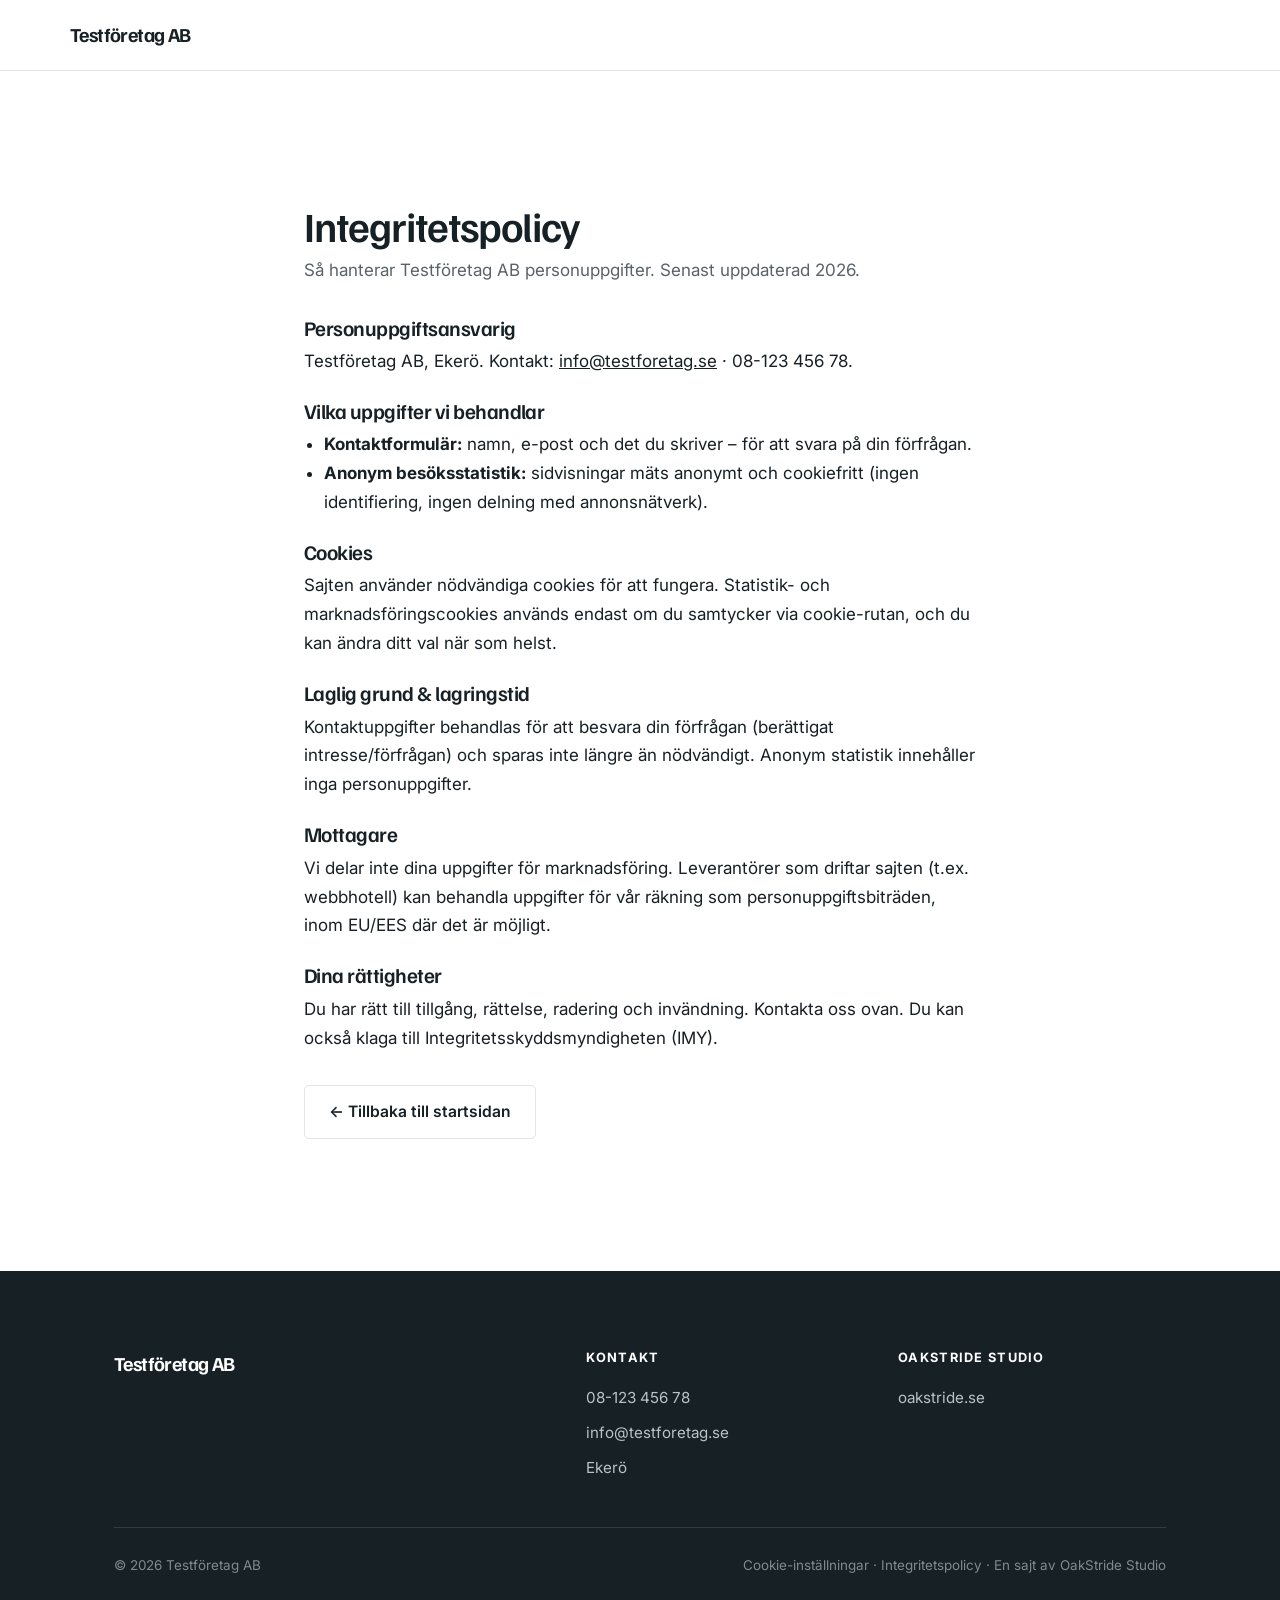
<file: req-8/integritetspolicy.html>
<!DOCTYPE html>
<html lang="sv" data-segment="hantverk">
<head>
  <meta charset="UTF-8" />
  <meta name="viewport" content="width=device-width, initial-scale=1.0" />
  <title>Integritetspolicy – Testföretag AB</title>
  <meta name="robots" content="noindex" />
  <link rel="preconnect" href="https://fonts.googleapis.com" />
  <link rel="preconnect" href="https://fonts.gstatic.com" crossorigin />
  <link href="https://fonts.googleapis.com/css2?family=Familjen+Grotesk:wght@500;600;700&family=Inter:wght@400;500;600&display=swap" rel="stylesheet" />
  <link rel="stylesheet" href="styles.css" />
  <link rel="stylesheet" href="themes.css" />
</head>
<body>
  <header class="site-header"><div class="container nav"><a class="brand" href="index.html">Testföretag AB</a></div></header>
  <main class="section"><div class="container" style="max-width:760px">
    <h1 style="font-size:clamp(1.9rem,4vw,2.6rem);margin-bottom:8px">Integritetspolicy</h1>
    <p class="muted" style="color:var(--ink-soft);margin-bottom:32px">Så hanterar Testföretag AB personuppgifter. Senast uppdaterad 2026.</p>

    <h2 style="font-size:1.3rem;margin:24px 0 8px">Personuppgiftsansvarig</h2>
    <p>Testföretag AB, Ekerö. Kontakt: <a href="mailto:info@testforetag.se">info@testforetag.se</a> · 08-123 456 78.</p>

    <h2 style="font-size:1.3rem;margin:24px 0 8px">Vilka uppgifter vi behandlar</h2>
    <ul style="margin:0 0 8px 20px">
      <li><strong>Kontaktformulär:</strong> namn, e-post och det du skriver – för att svara på din förfrågan.</li>
      <li><strong>Anonym besöksstatistik:</strong> sidvisningar mäts anonymt och cookiefritt (ingen identifiering, ingen delning med annonsnätverk).</li>
    </ul>

    <h2 style="font-size:1.3rem;margin:24px 0 8px">Cookies</h2>
    <p>Sajten använder nödvändiga cookies för att fungera. Statistik- och marknadsföringscookies används endast om du samtycker via cookie-rutan, och du kan ändra ditt val när som helst.</p>

    <h2 style="font-size:1.3rem;margin:24px 0 8px">Laglig grund &amp; lagringstid</h2>
    <p>Kontaktuppgifter behandlas för att besvara din förfrågan (berättigat intresse/förfrågan) och sparas inte längre än nödvändigt. Anonym statistik innehåller inga personuppgifter.</p>

    <h2 style="font-size:1.3rem;margin:24px 0 8px">Mottagare</h2>
    <p>Vi delar inte dina uppgifter för marknadsföring. Leverantörer som driftar sajten (t.ex. webbhotell) kan behandla uppgifter för vår räkning som personuppgiftsbiträden, inom EU/EES där det är möjligt.</p>

    <h2 style="font-size:1.3rem;margin:24px 0 8px">Dina rättigheter</h2>
    <p>Du har rätt till tillgång, rättelse, radering och invändning. Kontakta oss ovan. Du kan också klaga till Integritetsskyddsmyndigheten (IMY).</p>

    <p style="margin-top:32px"><a class="btn btn--ghost" href="index.html">&larr; Tillbaka till startsidan</a></p>
    <!-- MALL: låt kund/jurist granska och komplettera vid behov (t.ex. bokning, e-handel, nyhetsbrev). -->
  </div></main>
  <footer class="site-footer">
    <div class="container">
      <div class="footer-grid">
        <div><a class="brand" href="#top" style="color:#fff">Testföretag AB</a></div>
        <div><h4>Kontakt</h4><ul><li><a href="tel:08-12345678">08-123 456 78</a></li><li><a href="mailto:info@testforetag.se">info@testforetag.se</a></li><li>Ekerö</li></ul></div>
        <div><h4>OakStride Studio</h4><ul><li><a href="https://oakstride.se">oakstride.se</a></li></ul></div>
      </div>
      <div class="footer-bottom">
        <span>© 2026 Testföretag AB</span>
        <span><a href="#" data-oak-consent-open>Cookie-inställningar</a> · <a href="integritetspolicy.html">Integritetspolicy</a> · En sajt av <a href="https://oakstride.se">OakStride Studio</a></span>
      </div>
    </div>
  </footer>
</body>
</html>
</file>
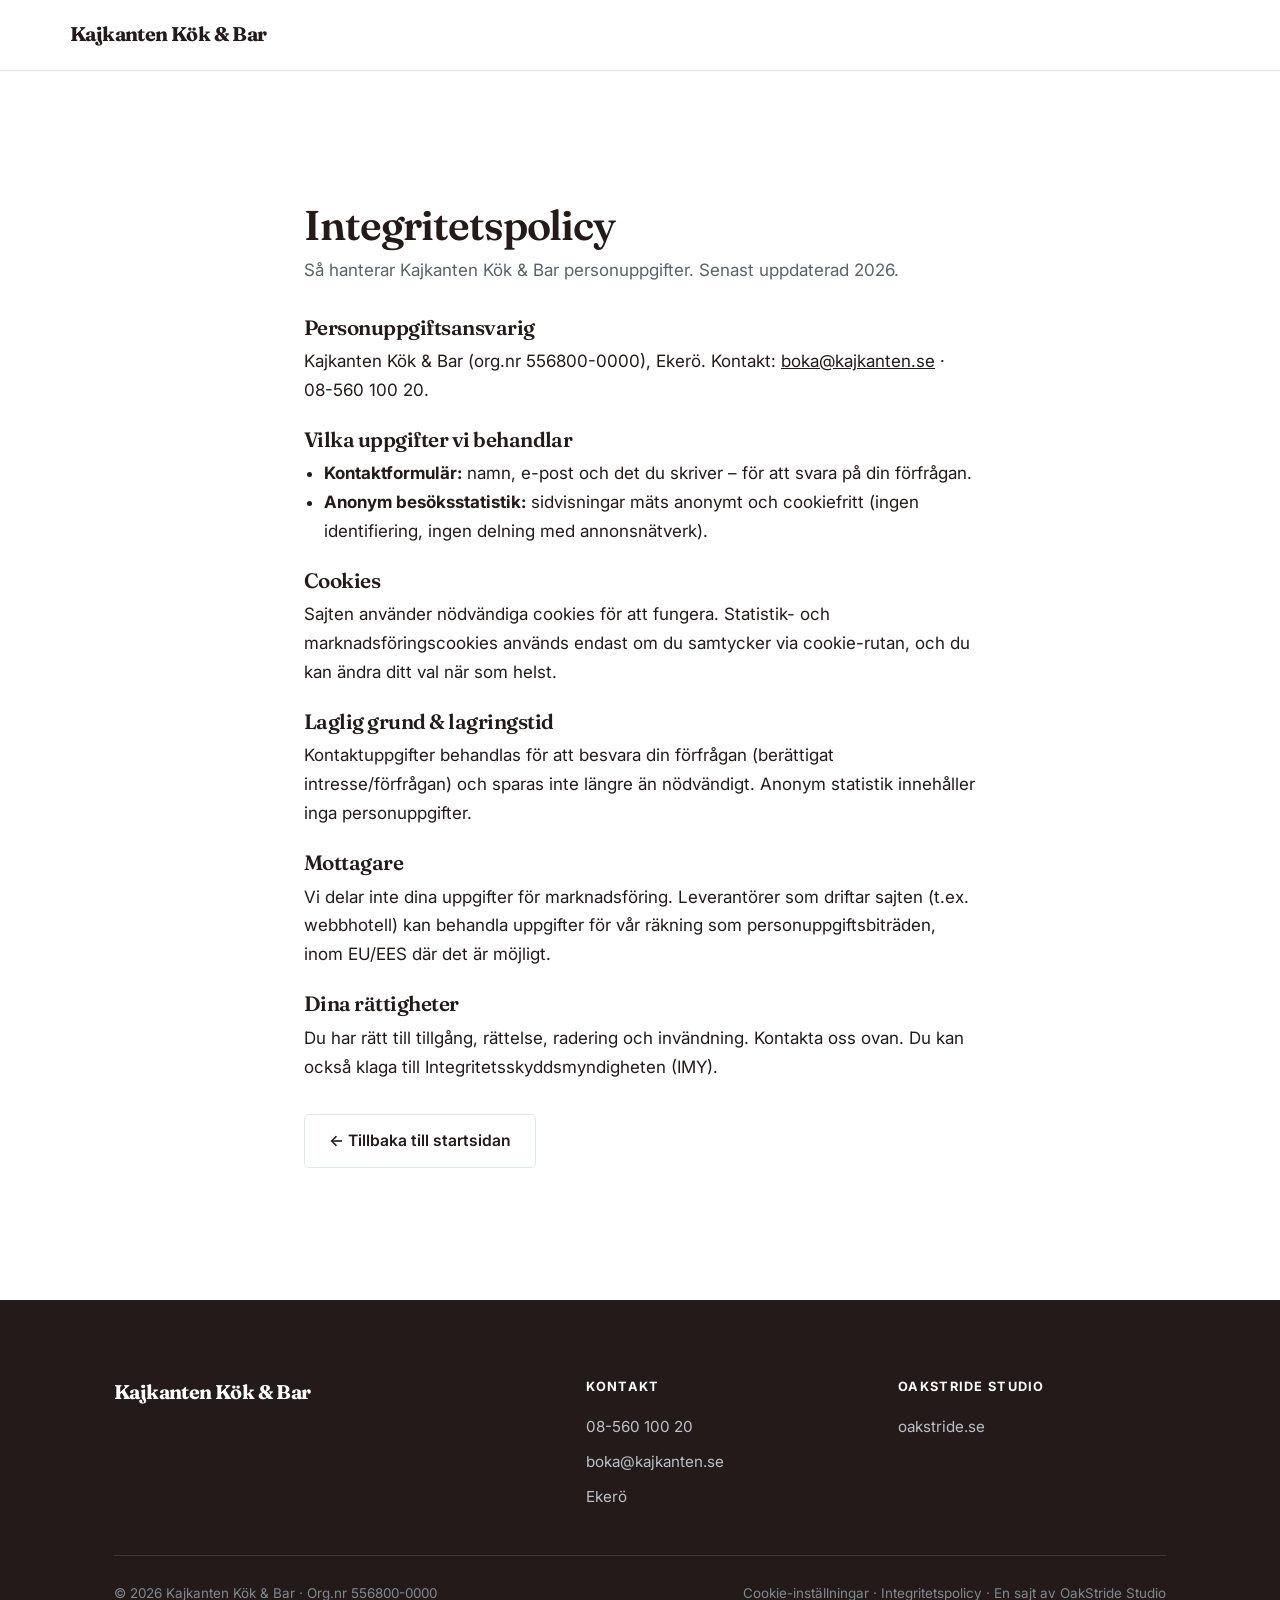
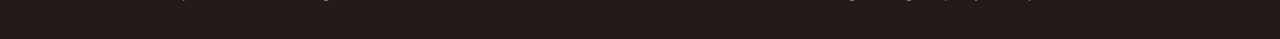
<file: examples/kajkanten/integritetspolicy.html>
<!DOCTYPE html>
<html lang="sv" data-segment="restaurang">
<head>
  <meta charset="UTF-8" />
  <meta name="viewport" content="width=device-width, initial-scale=1.0" />
  <title>Integritetspolicy – Kajkanten Kök &amp; Bar</title>
  <meta name="robots" content="noindex" />
  <link rel="preconnect" href="https://fonts.googleapis.com" />
  <link rel="preconnect" href="https://fonts.gstatic.com" crossorigin />
  <link href="https://fonts.googleapis.com/css2?family=Fraunces:opsz,wght@9..144,500;9..144,600&family=Inter:wght@400;500;600&display=swap" rel="stylesheet" />
  <link rel="stylesheet" href="styles.css" />
  <link rel="stylesheet" href="themes.css" />
</head>
<body>
  <header class="site-header"><div class="container nav"><a class="brand" href="index.html">Kajkanten Kök &amp; Bar</a></div></header>
  <main class="section"><div class="container" style="max-width:760px">
    <h1 style="font-size:clamp(1.9rem,4vw,2.6rem);margin-bottom:8px">Integritetspolicy</h1>
    <p class="muted" style="color:var(--ink-soft);margin-bottom:32px">Så hanterar Kajkanten Kök &amp; Bar personuppgifter. Senast uppdaterad 2026.</p>

    <h2 style="font-size:1.3rem;margin:24px 0 8px">Personuppgiftsansvarig</h2>
    <p>Kajkanten Kök &amp; Bar (org.nr 556800-0000), Ekerö. Kontakt: <a href="mailto:boka@kajkanten.se">boka@kajkanten.se</a> · 08-560 100 20.</p>

    <h2 style="font-size:1.3rem;margin:24px 0 8px">Vilka uppgifter vi behandlar</h2>
    <ul style="margin:0 0 8px 20px">
      <li><strong>Kontaktformulär:</strong> namn, e-post och det du skriver – för att svara på din förfrågan.</li>
      <li><strong>Anonym besöksstatistik:</strong> sidvisningar mäts anonymt och cookiefritt (ingen identifiering, ingen delning med annonsnätverk).</li>
    </ul>

    <h2 style="font-size:1.3rem;margin:24px 0 8px">Cookies</h2>
    <p>Sajten använder nödvändiga cookies för att fungera. Statistik- och marknadsföringscookies används endast om du samtycker via cookie-rutan, och du kan ändra ditt val när som helst.</p>

    <h2 style="font-size:1.3rem;margin:24px 0 8px">Laglig grund &amp; lagringstid</h2>
    <p>Kontaktuppgifter behandlas för att besvara din förfrågan (berättigat intresse/förfrågan) och sparas inte längre än nödvändigt. Anonym statistik innehåller inga personuppgifter.</p>

    <h2 style="font-size:1.3rem;margin:24px 0 8px">Mottagare</h2>
    <p>Vi delar inte dina uppgifter för marknadsföring. Leverantörer som driftar sajten (t.ex. webbhotell) kan behandla uppgifter för vår räkning som personuppgiftsbiträden, inom EU/EES där det är möjligt.</p>

    <h2 style="font-size:1.3rem;margin:24px 0 8px">Dina rättigheter</h2>
    <p>Du har rätt till tillgång, rättelse, radering och invändning. Kontakta oss ovan. Du kan också klaga till Integritetsskyddsmyndigheten (IMY).</p>

    <p style="margin-top:32px"><a class="btn btn--ghost" href="index.html">&larr; Tillbaka till startsidan</a></p>
    <!-- MALL: låt kund/jurist granska och komplettera vid behov (t.ex. bokning, e-handel, nyhetsbrev). -->
  </div></main>
  <footer class="site-footer">
    <div class="container">
      <div class="footer-grid">
        <div><a class="brand" href="#top" style="color:#fff">Kajkanten Kök &amp; Bar</a></div>
        <div><h4>Kontakt</h4><ul><li><a href="tel:08-56010020">08-560 100 20</a></li><li><a href="mailto:boka@kajkanten.se">boka@kajkanten.se</a></li><li>Ekerö</li></ul></div>
        <div><h4>OakStride Studio</h4><ul><li><a href="https://oakstride.se">oakstride.se</a></li></ul></div>
      </div>
      <div class="footer-bottom">
        <span>© 2026 Kajkanten Kök &amp; Bar · Org.nr 556800-0000</span>
        <span><a href="#" data-oak-consent-open>Cookie-inställningar</a> · <a href="integritetspolicy.html">Integritetspolicy</a> · En sajt av <a href="https://oakstride.se">OakStride Studio</a></span>
      </div>
    </div>
  </footer>
</body>
</html>
</file>
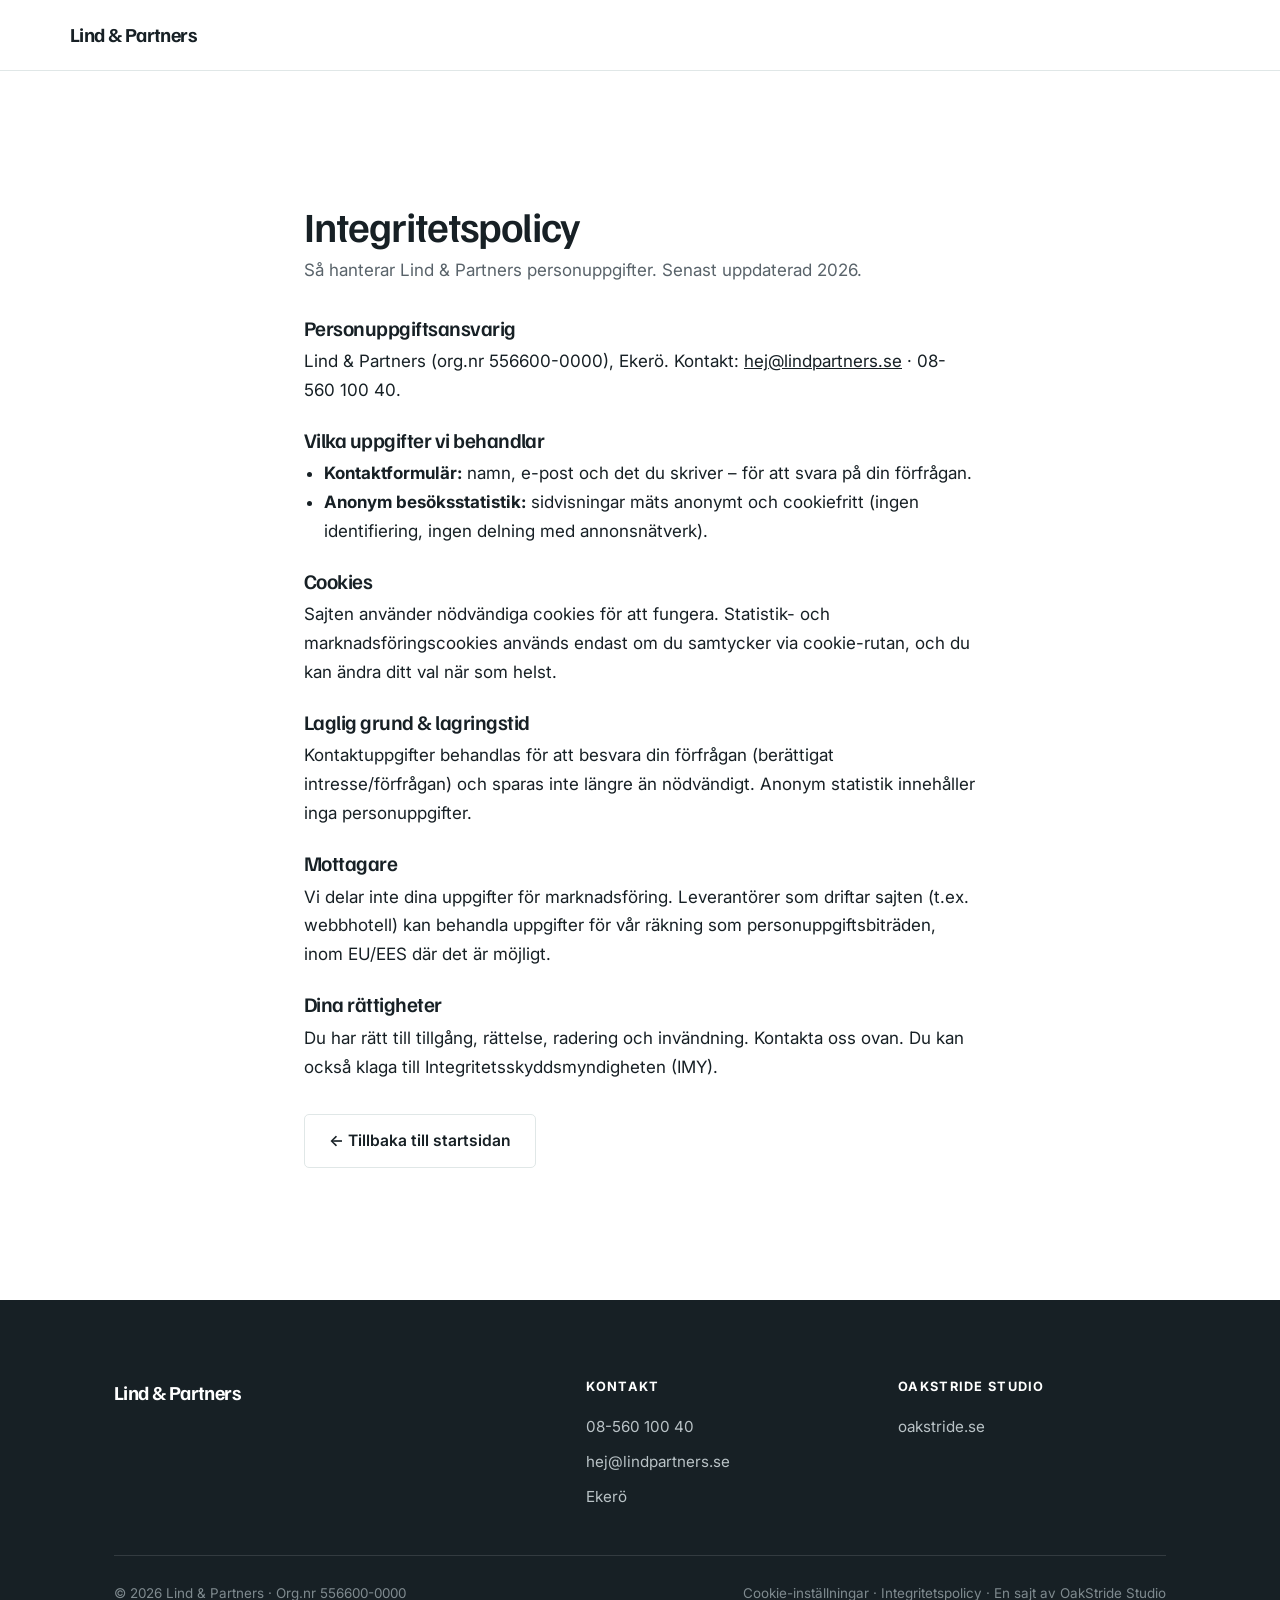
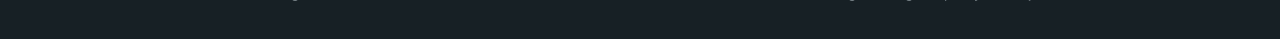
<file: examples/lind-partners/integritetspolicy.html>
<!DOCTYPE html>
<html lang="sv" data-segment="konsult">
<head>
  <meta charset="UTF-8" />
  <meta name="viewport" content="width=device-width, initial-scale=1.0" />
  <title>Integritetspolicy – Lind &amp; Partners</title>
  <meta name="robots" content="noindex" />
  <link rel="preconnect" href="https://fonts.googleapis.com" />
  <link rel="preconnect" href="https://fonts.gstatic.com" crossorigin />
  <link href="https://fonts.googleapis.com/css2?family=Familjen+Grotesk:wght@500;600;700&family=Inter:wght@400;500;600&display=swap" rel="stylesheet" />
  <link rel="stylesheet" href="styles.css" />
  <link rel="stylesheet" href="themes.css" />
</head>
<body>
  <header class="site-header"><div class="container nav"><a class="brand" href="index.html">Lind &amp; Partners</a></div></header>
  <main class="section"><div class="container" style="max-width:760px">
    <h1 style="font-size:clamp(1.9rem,4vw,2.6rem);margin-bottom:8px">Integritetspolicy</h1>
    <p class="muted" style="color:var(--ink-soft);margin-bottom:32px">Så hanterar Lind &amp; Partners personuppgifter. Senast uppdaterad 2026.</p>

    <h2 style="font-size:1.3rem;margin:24px 0 8px">Personuppgiftsansvarig</h2>
    <p>Lind &amp; Partners (org.nr 556600-0000), Ekerö. Kontakt: <a href="mailto:hej@lindpartners.se">hej@lindpartners.se</a> · 08-560 100 40.</p>

    <h2 style="font-size:1.3rem;margin:24px 0 8px">Vilka uppgifter vi behandlar</h2>
    <ul style="margin:0 0 8px 20px">
      <li><strong>Kontaktformulär:</strong> namn, e-post och det du skriver – för att svara på din förfrågan.</li>
      <li><strong>Anonym besöksstatistik:</strong> sidvisningar mäts anonymt och cookiefritt (ingen identifiering, ingen delning med annonsnätverk).</li>
    </ul>

    <h2 style="font-size:1.3rem;margin:24px 0 8px">Cookies</h2>
    <p>Sajten använder nödvändiga cookies för att fungera. Statistik- och marknadsföringscookies används endast om du samtycker via cookie-rutan, och du kan ändra ditt val när som helst.</p>

    <h2 style="font-size:1.3rem;margin:24px 0 8px">Laglig grund &amp; lagringstid</h2>
    <p>Kontaktuppgifter behandlas för att besvara din förfrågan (berättigat intresse/förfrågan) och sparas inte längre än nödvändigt. Anonym statistik innehåller inga personuppgifter.</p>

    <h2 style="font-size:1.3rem;margin:24px 0 8px">Mottagare</h2>
    <p>Vi delar inte dina uppgifter för marknadsföring. Leverantörer som driftar sajten (t.ex. webbhotell) kan behandla uppgifter för vår räkning som personuppgiftsbiträden, inom EU/EES där det är möjligt.</p>

    <h2 style="font-size:1.3rem;margin:24px 0 8px">Dina rättigheter</h2>
    <p>Du har rätt till tillgång, rättelse, radering och invändning. Kontakta oss ovan. Du kan också klaga till Integritetsskyddsmyndigheten (IMY).</p>

    <p style="margin-top:32px"><a class="btn btn--ghost" href="index.html">&larr; Tillbaka till startsidan</a></p>
    <!-- MALL: låt kund/jurist granska och komplettera vid behov (t.ex. bokning, e-handel, nyhetsbrev). -->
  </div></main>
  <footer class="site-footer">
    <div class="container">
      <div class="footer-grid">
        <div><a class="brand" href="#top" style="color:#fff">Lind &amp; Partners</a></div>
        <div><h4>Kontakt</h4><ul><li><a href="tel:08-56010040">08-560 100 40</a></li><li><a href="mailto:hej@lindpartners.se">hej@lindpartners.se</a></li><li>Ekerö</li></ul></div>
        <div><h4>OakStride Studio</h4><ul><li><a href="https://oakstride.se">oakstride.se</a></li></ul></div>
      </div>
      <div class="footer-bottom">
        <span>© 2026 Lind &amp; Partners · Org.nr 556600-0000</span>
        <span><a href="#" data-oak-consent-open>Cookie-inställningar</a> · <a href="integritetspolicy.html">Integritetspolicy</a> · En sajt av <a href="https://oakstride.se">OakStride Studio</a></span>
      </div>
    </div>
  </footer>
</body>
</html>
</file>
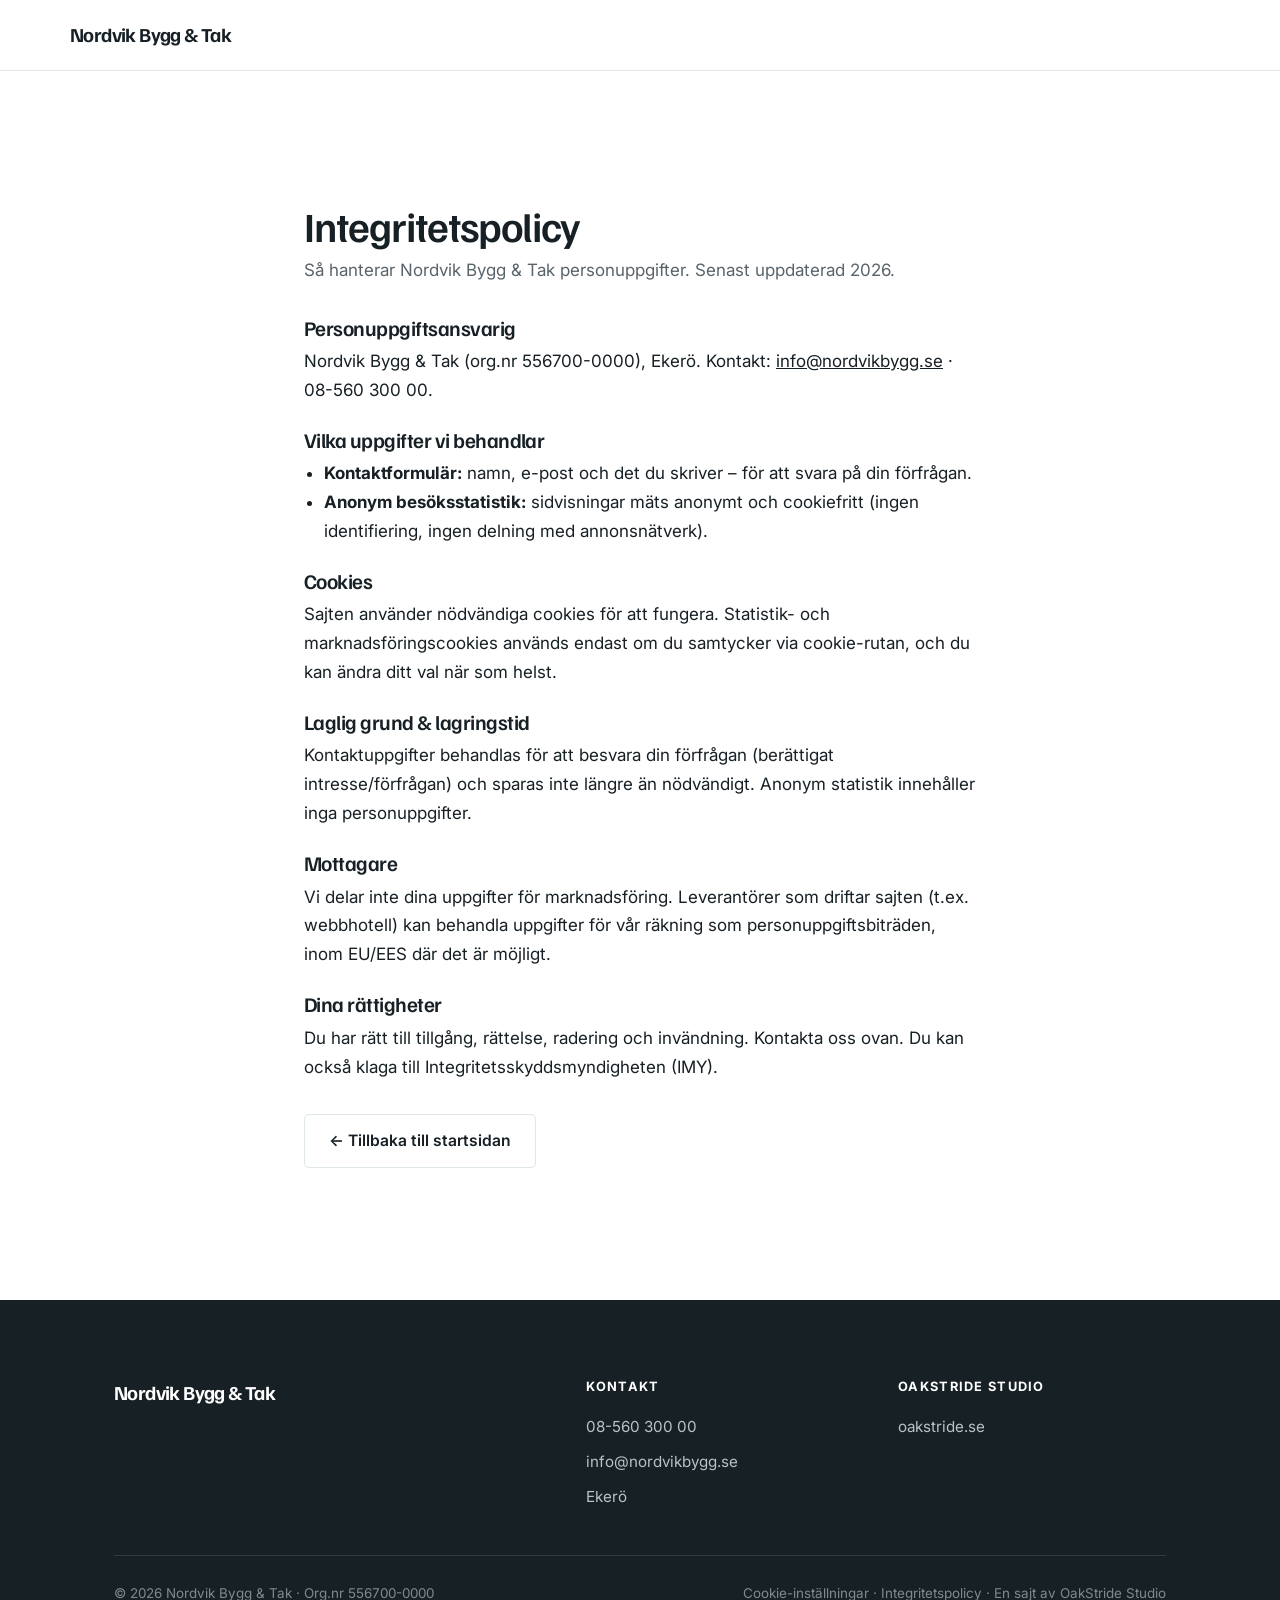
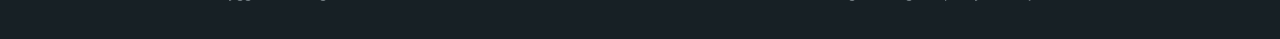
<file: examples/nordvik-bygg/integritetspolicy.html>
<!DOCTYPE html>
<html lang="sv" data-segment="hantverk">
<head>
  <meta charset="UTF-8" />
  <meta name="viewport" content="width=device-width, initial-scale=1.0" />
  <title>Integritetspolicy – Nordvik Bygg &amp; Tak</title>
  <meta name="robots" content="noindex" />
  <link rel="preconnect" href="https://fonts.googleapis.com" />
  <link rel="preconnect" href="https://fonts.gstatic.com" crossorigin />
  <link href="https://fonts.googleapis.com/css2?family=Familjen+Grotesk:wght@500;600;700&family=Inter:wght@400;500;600&display=swap" rel="stylesheet" />
  <link rel="stylesheet" href="styles.css" />
  <link rel="stylesheet" href="themes.css" />
</head>
<body>
  <header class="site-header"><div class="container nav"><a class="brand" href="index.html">Nordvik Bygg &amp; Tak</a></div></header>
  <main class="section"><div class="container" style="max-width:760px">
    <h1 style="font-size:clamp(1.9rem,4vw,2.6rem);margin-bottom:8px">Integritetspolicy</h1>
    <p class="muted" style="color:var(--ink-soft);margin-bottom:32px">Så hanterar Nordvik Bygg &amp; Tak personuppgifter. Senast uppdaterad 2026.</p>

    <h2 style="font-size:1.3rem;margin:24px 0 8px">Personuppgiftsansvarig</h2>
    <p>Nordvik Bygg &amp; Tak (org.nr 556700-0000), Ekerö. Kontakt: <a href="mailto:info@nordvikbygg.se">info@nordvikbygg.se</a> · 08-560 300 00.</p>

    <h2 style="font-size:1.3rem;margin:24px 0 8px">Vilka uppgifter vi behandlar</h2>
    <ul style="margin:0 0 8px 20px">
      <li><strong>Kontaktformulär:</strong> namn, e-post och det du skriver – för att svara på din förfrågan.</li>
      <li><strong>Anonym besöksstatistik:</strong> sidvisningar mäts anonymt och cookiefritt (ingen identifiering, ingen delning med annonsnätverk).</li>
    </ul>

    <h2 style="font-size:1.3rem;margin:24px 0 8px">Cookies</h2>
    <p>Sajten använder nödvändiga cookies för att fungera. Statistik- och marknadsföringscookies används endast om du samtycker via cookie-rutan, och du kan ändra ditt val när som helst.</p>

    <h2 style="font-size:1.3rem;margin:24px 0 8px">Laglig grund &amp; lagringstid</h2>
    <p>Kontaktuppgifter behandlas för att besvara din förfrågan (berättigat intresse/förfrågan) och sparas inte längre än nödvändigt. Anonym statistik innehåller inga personuppgifter.</p>

    <h2 style="font-size:1.3rem;margin:24px 0 8px">Mottagare</h2>
    <p>Vi delar inte dina uppgifter för marknadsföring. Leverantörer som driftar sajten (t.ex. webbhotell) kan behandla uppgifter för vår räkning som personuppgiftsbiträden, inom EU/EES där det är möjligt.</p>

    <h2 style="font-size:1.3rem;margin:24px 0 8px">Dina rättigheter</h2>
    <p>Du har rätt till tillgång, rättelse, radering och invändning. Kontakta oss ovan. Du kan också klaga till Integritetsskyddsmyndigheten (IMY).</p>

    <p style="margin-top:32px"><a class="btn btn--ghost" href="index.html">&larr; Tillbaka till startsidan</a></p>
    <!-- MALL: låt kund/jurist granska och komplettera vid behov (t.ex. bokning, e-handel, nyhetsbrev). -->
  </div></main>
  <footer class="site-footer">
    <div class="container">
      <div class="footer-grid">
        <div><a class="brand" href="#top" style="color:#fff">Nordvik Bygg &amp; Tak</a></div>
        <div><h4>Kontakt</h4><ul><li><a href="tel:08-56030000">08-560 300 00</a></li><li><a href="mailto:info@nordvikbygg.se">info@nordvikbygg.se</a></li><li>Ekerö</li></ul></div>
        <div><h4>OakStride Studio</h4><ul><li><a href="https://oakstride.se">oakstride.se</a></li></ul></div>
      </div>
      <div class="footer-bottom">
        <span>© 2026 Nordvik Bygg &amp; Tak · Org.nr 556700-0000</span>
        <span><a href="#" data-oak-consent-open>Cookie-inställningar</a> · <a href="integritetspolicy.html">Integritetspolicy</a> · En sajt av <a href="https://oakstride.se">OakStride Studio</a></span>
      </div>
    </div>
  </footer>
</body>
</html>
</file>
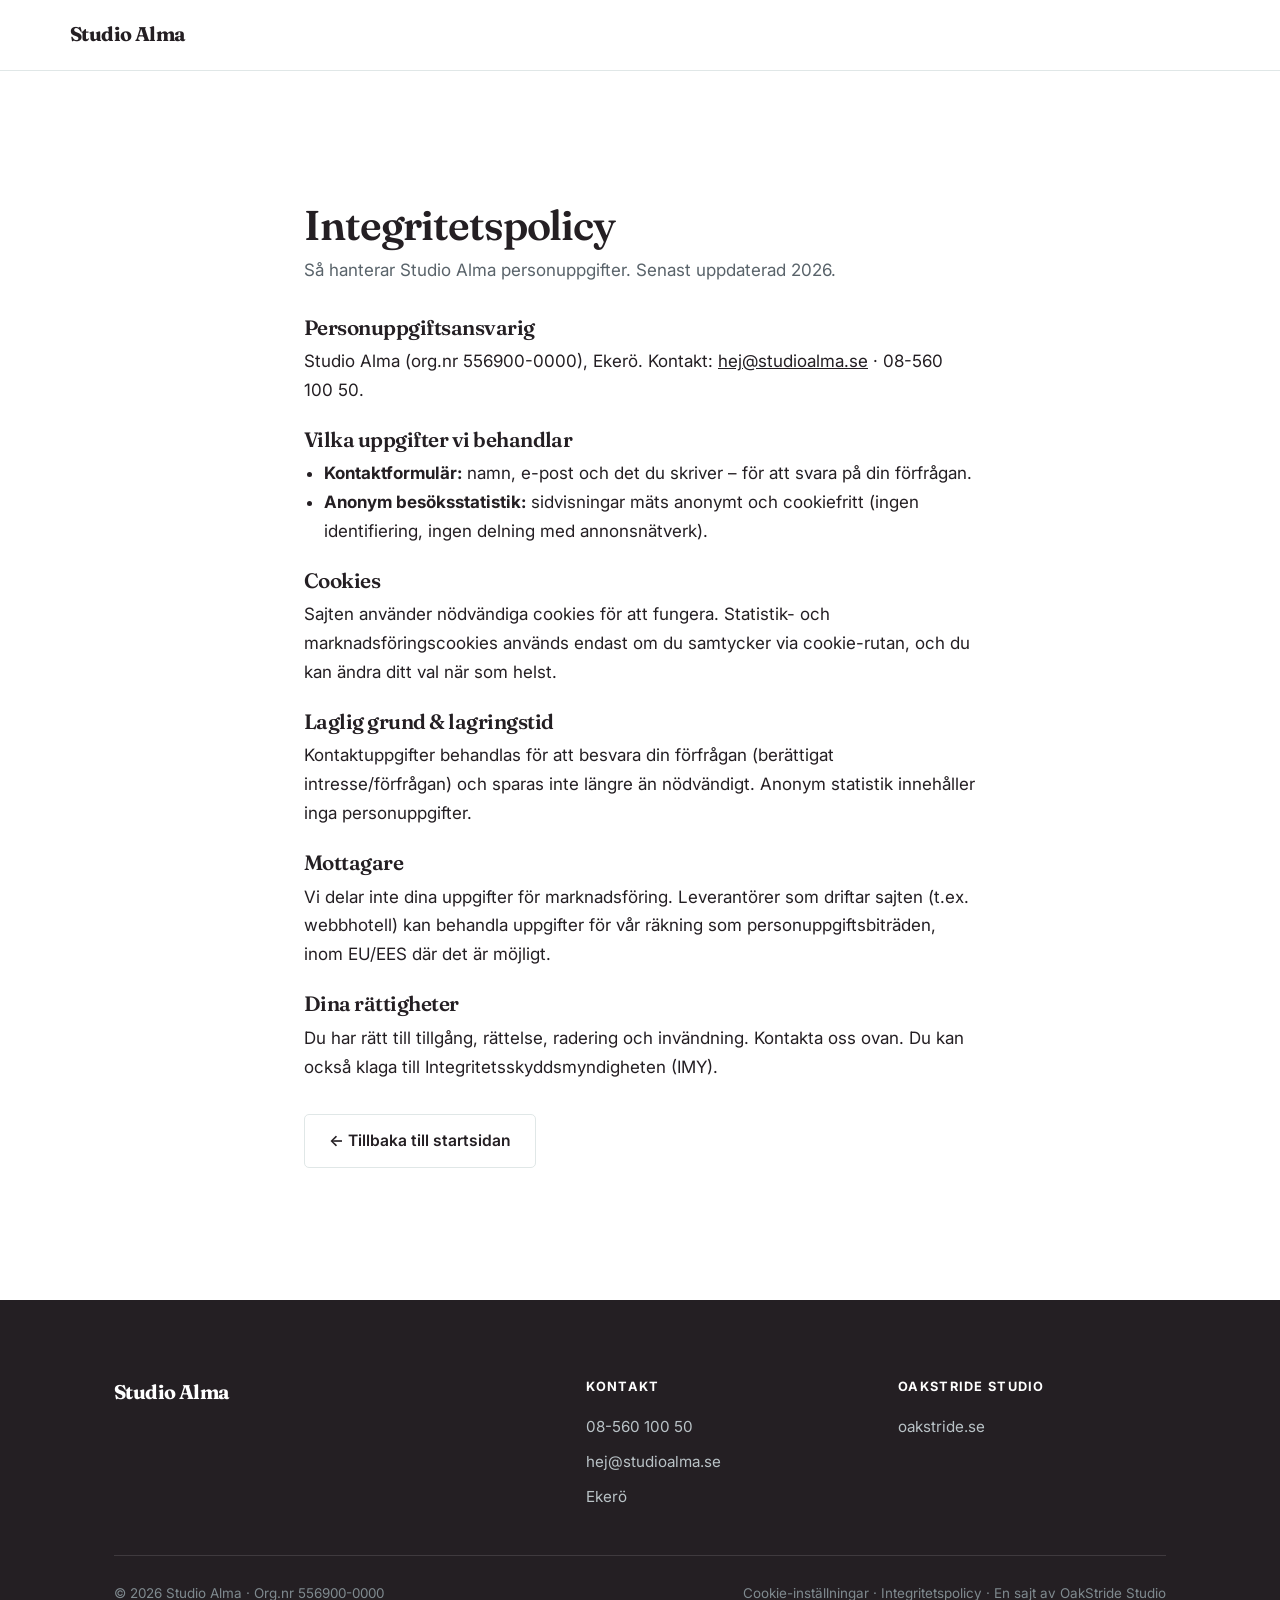
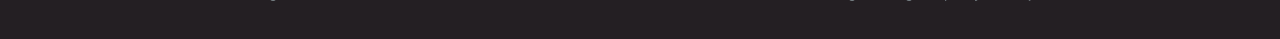
<file: examples/studio-alma/integritetspolicy.html>
<!DOCTYPE html>
<html lang="sv" data-segment="skonhet">
<head>
  <meta charset="UTF-8" />
  <meta name="viewport" content="width=device-width, initial-scale=1.0" />
  <title>Integritetspolicy – Studio Alma</title>
  <meta name="robots" content="noindex" />
  <link rel="preconnect" href="https://fonts.googleapis.com" />
  <link rel="preconnect" href="https://fonts.gstatic.com" crossorigin />
  <link href="https://fonts.googleapis.com/css2?family=Fraunces:opsz,wght@9..144,500;9..144,600&family=Inter:wght@400;500;600&display=swap" rel="stylesheet" />
  <link rel="stylesheet" href="styles.css" />
  <link rel="stylesheet" href="themes.css" />
</head>
<body>
  <header class="site-header"><div class="container nav"><a class="brand" href="index.html">Studio Alma</a></div></header>
  <main class="section"><div class="container" style="max-width:760px">
    <h1 style="font-size:clamp(1.9rem,4vw,2.6rem);margin-bottom:8px">Integritetspolicy</h1>
    <p class="muted" style="color:var(--ink-soft);margin-bottom:32px">Så hanterar Studio Alma personuppgifter. Senast uppdaterad 2026.</p>

    <h2 style="font-size:1.3rem;margin:24px 0 8px">Personuppgiftsansvarig</h2>
    <p>Studio Alma (org.nr 556900-0000), Ekerö. Kontakt: <a href="mailto:hej@studioalma.se">hej@studioalma.se</a> · 08-560 100 50.</p>

    <h2 style="font-size:1.3rem;margin:24px 0 8px">Vilka uppgifter vi behandlar</h2>
    <ul style="margin:0 0 8px 20px">
      <li><strong>Kontaktformulär:</strong> namn, e-post och det du skriver – för att svara på din förfrågan.</li>
      <li><strong>Anonym besöksstatistik:</strong> sidvisningar mäts anonymt och cookiefritt (ingen identifiering, ingen delning med annonsnätverk).</li>
    </ul>

    <h2 style="font-size:1.3rem;margin:24px 0 8px">Cookies</h2>
    <p>Sajten använder nödvändiga cookies för att fungera. Statistik- och marknadsföringscookies används endast om du samtycker via cookie-rutan, och du kan ändra ditt val när som helst.</p>

    <h2 style="font-size:1.3rem;margin:24px 0 8px">Laglig grund &amp; lagringstid</h2>
    <p>Kontaktuppgifter behandlas för att besvara din förfrågan (berättigat intresse/förfrågan) och sparas inte längre än nödvändigt. Anonym statistik innehåller inga personuppgifter.</p>

    <h2 style="font-size:1.3rem;margin:24px 0 8px">Mottagare</h2>
    <p>Vi delar inte dina uppgifter för marknadsföring. Leverantörer som driftar sajten (t.ex. webbhotell) kan behandla uppgifter för vår räkning som personuppgiftsbiträden, inom EU/EES där det är möjligt.</p>

    <h2 style="font-size:1.3rem;margin:24px 0 8px">Dina rättigheter</h2>
    <p>Du har rätt till tillgång, rättelse, radering och invändning. Kontakta oss ovan. Du kan också klaga till Integritetsskyddsmyndigheten (IMY).</p>

    <p style="margin-top:32px"><a class="btn btn--ghost" href="index.html">&larr; Tillbaka till startsidan</a></p>
    <!-- MALL: låt kund/jurist granska och komplettera vid behov (t.ex. bokning, e-handel, nyhetsbrev). -->
  </div></main>
  <footer class="site-footer">
    <div class="container">
      <div class="footer-grid">
        <div><a class="brand" href="#top" style="color:#fff">Studio Alma</a></div>
        <div><h4>Kontakt</h4><ul><li><a href="tel:08-56010050">08-560 100 50</a></li><li><a href="mailto:hej@studioalma.se">hej@studioalma.se</a></li><li>Ekerö</li></ul></div>
        <div><h4>OakStride Studio</h4><ul><li><a href="https://oakstride.se">oakstride.se</a></li></ul></div>
      </div>
      <div class="footer-bottom">
        <span>© 2026 Studio Alma · Org.nr 556900-0000</span>
        <span><a href="#" data-oak-consent-open>Cookie-inställningar</a> · <a href="integritetspolicy.html">Integritetspolicy</a> · En sajt av <a href="https://oakstride.se">OakStride Studio</a></span>
      </div>
    </div>
  </footer>
</body>
</html>
</file>
<file: req-8/styles.css>
/* =============================================================
   OakStride Studio – Golden Template stylesheet
   Designspråk: "Ren nordisk" – luft, en djup accent, foto-lett.
   -------------------------------------------------------------
   Byt en kunds utseende genom att bara ändra variablerna i
   :root nedan (färger, typsnitt, radie). Inget annat behöver röras.
   ============================================================= */

/* -----------------------------------------------------------------
   1. DESIGN TOKENS  ← detta är det ENDA du normalt ändrar per kund
   ----------------------------------------------------------------- */
:root {
  /* Varumärke – EN djup accent (håll det disciplinerat) */
  --brand:      #1d5566;     /* stålblå – nordiskt vatten */
  --brand-dark: #143d4a;     /* hover/mörkare */
  --brand-tint: #e9f1f2;     /* ljus bakgrundston */

  /* Neutraler – kylbiaserade mot accenten (medvetet valda) */
  --ink:      #172025;       /* kall nästan-svart, brödtext/rubriker */
  --ink-soft: #59636a;       /* dämpad text */
  --paper:    #ffffff;       /* sidbakgrund */
  --surface:  #f1f5f5;       /* sektionsbakgrund (kall off-white) */
  --line:     #e0e7e7;       /* hårfina linjer/kanter */

  /* Fokus (tillgänglighet) */
  --focus:    #1d5566;

  /* Typsnitt */
  --font-head: 'Familjen Grotesk', system-ui, -apple-system, 'Segoe UI', sans-serif;
  --font-body: 'Inter', system-ui, -apple-system, 'Segoe UI', sans-serif;

  /* Form & rytm – crisp och luftigt */
  --radius:    8px;
  --radius-sm: 5px;
  --shadow:    0 1px 2px rgba(23,32,37,.04), 0 8px 24px rgba(23,32,37,.06);
  --shadow-lg: 0 24px 70px rgba(23,32,37,.12);
  --container: 1140px;
  --gap:       clamp(1rem, 2.6vw, 1.75rem);
}

/* -----------------------------------------------------------------
   2. RESET & BAS
   ----------------------------------------------------------------- */
*, *::before, *::after { box-sizing: border-box; margin: 0; padding: 0; }
html { scroll-behavior: smooth; -webkit-text-size-adjust: 100%; }
@media (prefers-reduced-motion: reduce) {
  html { scroll-behavior: auto; }
  *, *::before, *::after { animation: none !important; transition: none !important; }
}
body {
  font-family: var(--font-body);
  color: var(--ink);
  background: var(--paper);
  line-height: 1.7;
  font-size: 17px;
  -webkit-font-smoothing: antialiased;
}
img, svg { display: block; max-width: 100%; height: auto; }
a { color: inherit; }
h1, h2, h3 {
  font-family: var(--font-head); font-weight: 600; line-height: 1.08;
  letter-spacing: -0.025em; color: var(--ink); text-wrap: balance;
}
:focus-visible { outline: 2.5px solid var(--focus); outline-offset: 3px; border-radius: 2px; }

/* -----------------------------------------------------------------
   3. LAYOUT-HJÄLPARE  (luft gör jobbet)
   ----------------------------------------------------------------- */
.container { max-width: var(--container); margin-inline: auto; padding-inline: clamp(22px, 5vw, 44px); }
.section { padding: clamp(68px, 11vw, 132px) 0; }
.section--surface { background: var(--surface); }
.section--brand { background: var(--brand); color: #eaf2f3; }
.section--brand h2, .section--brand .eyebrow { color: #fff; }
.section--brand .section-head p { color: #cfe0e2; }
.section--brand .contact-list .k { color: #cfe0e2; opacity: 1; }
.eyebrow {
  font-size: 0.76rem; font-weight: 600; letter-spacing: 0.16em; text-transform: uppercase;
  color: var(--brand); margin-bottom: 18px;
}
.section-head { max-width: 62ch; margin-bottom: clamp(40px, 6vw, 68px); }
.section-head h2 { font-size: clamp(2rem, 4.4vw, 3rem); margin-bottom: 16px; }
.section-head p { color: var(--ink-soft); font-size: 1.12rem; max-width: 54ch; }

.skip-link { position: absolute; left: -999px; top: 0; z-index: 100; background: var(--brand); color: #fff; padding: 12px 18px; border-radius: 0 0 var(--radius-sm) 0; }
.skip-link:focus { left: 0; }

/* -----------------------------------------------------------------
   4. KNAPPAR  (crisp, en accent)
   ----------------------------------------------------------------- */
.btn {
  display: inline-flex; align-items: center; gap: 9px;
  font-family: var(--font-body); font-weight: 600; font-size: 0.98rem;
  padding: 13px 24px; border-radius: var(--radius-sm); text-decoration: none;
  border: 1.5px solid transparent; cursor: pointer;
  transition: background .16s, color .16s, border-color .16s, transform .16s;
}
.btn--primary { background: var(--brand); color: #fff; }
.btn--primary:hover, .btn--primary:focus-visible { background: var(--brand-dark); }
.btn--ghost { border-color: var(--line); color: var(--ink); background: transparent; }
.btn--ghost:hover, .btn--ghost:focus-visible { border-color: var(--brand); color: var(--brand); }
.section--brand .btn--primary { background: #fff; color: var(--brand); }
.section--brand .btn--primary:hover { background: #eaf2f3; }
.btn--block { width: 100%; justify-content: center; }

/* -----------------------------------------------------------------
   5. HEADER / NAV  (minimal)
   ----------------------------------------------------------------- */
.site-header {
  position: sticky; top: 0; z-index: 20;
  background: color-mix(in srgb, var(--paper) 85%, transparent);
  backdrop-filter: blur(12px);
  border-bottom: 1px solid var(--line);
}
.nav { display: flex; align-items: center; justify-content: space-between; padding: 18px 0; }
.brand { font-family: var(--font-head); font-weight: 700; font-size: 1.24rem; text-decoration: none; color: var(--ink); letter-spacing: -0.03em; }
.brand span { color: var(--brand); }
.nav-links { display: flex; align-items: center; gap: 30px; list-style: none; }
.nav-links a { text-decoration: none; font-weight: 500; font-size: 0.96rem; color: var(--ink-soft); }
.nav-links a:hover { color: var(--ink); }
.nav-links .btn { padding: 9px 18px; }
.nav-toggle { display: none; background: none; border: 0; cursor: pointer; padding: 8px; }
.nav-toggle svg { width: 26px; height: 26px; stroke: var(--ink); }

@media (max-width: 800px) {
  .nav-toggle { display: block; }
  .nav-links {
    position: absolute; top: 100%; left: 0; right: 0;
    flex-direction: column; align-items: stretch; gap: 2px;
    background: var(--paper); border-bottom: 1px solid var(--line);
    padding: 10px 22px 22px; box-shadow: var(--shadow); display: none;
  }
  .nav-links.open { display: flex; }
  .nav-links a { padding: 13px 4px; border-bottom: 1px solid var(--line); }
  .nav-links li:last-child a, .nav-links .btn { border: 0; }
  .nav-links .btn { margin-top: 10px; justify-content: center; }
}

/* -----------------------------------------------------------------
   6. HERO  (foto-lett, mycket luft)
   ----------------------------------------------------------------- */
.hero { padding: clamp(64px, 11vw, 128px) 0; }
.hero-grid { display: grid; grid-template-columns: 1.05fr 0.95fr; gap: clamp(32px, 6vw, 80px); align-items: center; }
.hero h1 { font-size: clamp(2.6rem, 7vw, 4.6rem); margin-bottom: 26px; }
.hero .lead { font-size: 1.22rem; color: var(--ink-soft); max-width: 46ch; margin-bottom: 36px; }
.hero .cta-row { display: flex; gap: 14px; flex-wrap: wrap; }
.hero-media { border-radius: var(--radius); overflow: hidden; box-shadow: var(--shadow-lg); aspect-ratio: 4/5; background: var(--surface); }
.hero-media img { width: 100%; height: 100%; object-fit: cover; }
.trust-row { display: flex; flex-wrap: wrap; gap: 14px 30px; margin-top: 42px; padding-top: 30px; border-top: 1px solid var(--line); color: var(--ink-soft); font-size: 0.9rem; }
.trust-row span { display: inline-flex; align-items: center; gap: 9px; }
.trust-row svg { width: 17px; height: 17px; stroke: var(--brand); }
@media (max-width: 880px) { .hero-grid { grid-template-columns: 1fr; } .hero-media { order: -1; aspect-ratio: 16/10; } }

/* -----------------------------------------------------------------
   7. TJÄNSTER  (lätta kort, luft framför ramar)
   ----------------------------------------------------------------- */
.cards { display: grid; grid-template-columns: repeat(3, 1fr); gap: var(--gap); }
@media (max-width: 900px) { .cards { grid-template-columns: repeat(2, 1fr); } }
@media (max-width: 560px) { .cards { grid-template-columns: 1fr; } }
.card { background: var(--paper); border: 1px solid var(--line); border-radius: var(--radius); padding: 34px 30px; transition: border-color .18s, transform .18s; }
.card:hover { transform: translateY(-3px); border-color: var(--brand); }
.card .card-icon { width: 44px; height: 44px; display: grid; place-items: center; margin-bottom: 22px; color: var(--brand); }
.card .card-icon svg { width: 30px; height: 30px; stroke: var(--brand); }
.card h3 { font-size: 1.24rem; margin-bottom: 10px; letter-spacing: -0.02em; }
.card p { color: var(--ink-soft); font-size: 0.99rem; }

/* -----------------------------------------------------------------
   8. OM / FEATURES
   ----------------------------------------------------------------- */
.split { display: grid; grid-template-columns: 1fr 1fr; gap: clamp(32px, 6vw, 80px); align-items: center; }
.split-media { border-radius: var(--radius); overflow: hidden; box-shadow: var(--shadow); aspect-ratio: 4/5; background: var(--surface); }
.split-media img { width: 100%; height: 100%; object-fit: cover; }
.feature-list { list-style: none; display: grid; gap: 22px; margin-top: 30px; }
.feature-list li { display: flex; gap: 15px; align-items: flex-start; }
.feature-list .tick { flex: none; width: 24px; height: 24px; color: var(--brand); }
.feature-list .tick svg { width: 24px; height: 24px; stroke: var(--brand); }
.feature-list strong { display: block; margin-bottom: 2px; }
.feature-list span.txt { color: var(--ink-soft); font-size: 0.97rem; }
@media (max-width: 800px) { .split { grid-template-columns: 1fr; } }

/* -----------------------------------------------------------------
   9. GALLERI
   ----------------------------------------------------------------- */
.gallery { display: grid; grid-template-columns: repeat(3, 1fr); gap: 16px; }
.gallery a { border-radius: var(--radius); overflow: hidden; aspect-ratio: 4/3; background: var(--surface); }
.gallery img { width: 100%; height: 100%; object-fit: cover; transition: transform .4s ease; }
.gallery a:hover img { transform: scale(1.04); }
@media (max-width: 700px) { .gallery { grid-template-columns: repeat(2, 1fr); } }

/* -----------------------------------------------------------------
   10. OMDÖMEN
   ----------------------------------------------------------------- */
.reviews { display: grid; grid-template-columns: repeat(3, 1fr); gap: var(--gap); }
@media (max-width: 900px) { .reviews { grid-template-columns: 1fr; } }
.review { padding: 4px 0; }
.review + .review { border-top: 0; }
.stars { color: var(--brand); letter-spacing: 3px; margin-bottom: 16px; font-size: 0.95rem; }
.review p { font-size: 1.14rem; line-height: 1.5; margin-bottom: 20px; letter-spacing: -0.01em; font-family: var(--font-head); font-weight: 500; }
.review .who { font-weight: 600; font-size: 0.93rem; }
.review .who span { display: block; color: var(--ink-soft); font-weight: 400; font-size: 0.86rem; margin-top: 2px; }

/* -----------------------------------------------------------------
   11. KONTAKT
   ----------------------------------------------------------------- */
.contact-grid { display: grid; grid-template-columns: 0.9fr 1.1fr; gap: clamp(32px, 6vw, 72px); }
@media (max-width: 820px) { .contact-grid { grid-template-columns: 1fr; } }
.contact-list { list-style: none; display: grid; gap: 24px; }
.contact-list .k { font-size: 0.74rem; font-weight: 600; letter-spacing: 0.12em; text-transform: uppercase; opacity: 0.8; margin-bottom: 5px; }
.contact-list a { text-decoration: none; font-weight: 600; }
.section--brand .contact-list a:hover { text-decoration: underline; }
.hours { list-style: none; }
.hours li { display: flex; justify-content: space-between; padding: 7px 0; border-bottom: 1px solid rgba(255,255,255,.18); font-size: 0.95rem; }
form.contact-form { display: grid; gap: 16px; background: var(--paper); color: var(--ink); padding: clamp(24px, 4vw, 36px); border-radius: var(--radius); box-shadow: var(--shadow-lg); }
.contact-form label { font-size: 0.88rem; font-weight: 600; display: block; margin-bottom: 6px; }
.contact-form input, .contact-form textarea { width: 100%; font: inherit; padding: 12px 14px; border: 1px solid var(--line); border-radius: var(--radius-sm); background: var(--paper); color: var(--ink); }
.contact-form input:focus, .contact-form textarea:focus { outline: 2.5px solid var(--focus); outline-offset: 1px; border-color: var(--focus); }

/* -----------------------------------------------------------------
   12. FOOTER
   ----------------------------------------------------------------- */
.site-footer { background: var(--ink); color: #b9c2c6; padding: clamp(48px, 7vw, 76px) 0 34px; }
.footer-grid { display: grid; grid-template-columns: 1.6fr 1fr 1fr; gap: 44px; }
.site-footer h4 { color: #fff; font-family: var(--font-body); font-size: 0.8rem; letter-spacing: 0.1em; text-transform: uppercase; margin-bottom: 16px; }
.site-footer a { color: #b9c2c6; text-decoration: none; }
.site-footer a:hover { color: #fff; }
.site-footer ul { list-style: none; display: grid; gap: 9px; font-size: 0.95rem; }
.footer-bottom { border-top: 1px solid rgba(255,255,255,.12); margin-top: 46px; padding-top: 26px; display: flex; justify-content: space-between; flex-wrap: wrap; gap: 12px; font-size: 0.84rem; color: #7f8a8f; }
.footer-bottom a { color: #7f8a8f; }
@media (max-width: 720px) { .footer-grid { grid-template-columns: 1fr; gap: 30px; } }

/* -----------------------------------------------------------------
   13. HERO – RÖRLIG BILD (video)
   ----------------------------------------------------------------- */
/* a) Video i mediakolumnen (samma layout som bild) */
.hero-media video { width: 100%; height: 100%; object-fit: cover; display: block; }

/* b) Fullbredds "cinematic"-hero med bakgrundsvideo (valfri variant).
      Använd <section class="hero hero--cinematic"> med .hero-bg + .container. */
.hero--cinematic { position: relative; padding: 0; min-height: min(78vh, 720px); display: grid; align-items: center; overflow: hidden; }
.hero--cinematic .hero-bg { position: absolute; inset: 0; z-index: 0; }
.hero--cinematic .hero-bg video, .hero--cinematic .hero-bg img { width: 100%; height: 100%; object-fit: cover; }
.hero--cinematic::after { content: ""; position: absolute; inset: 0; z-index: 1; background: linear-gradient(90deg, rgba(23,32,37,.74) 0%, rgba(23,32,37,.40) 60%, rgba(23,32,37,.20) 100%); }
.hero--cinematic > .container { position: relative; z-index: 2; padding-top: 64px; padding-bottom: 64px; }
.hero--cinematic h1 { color: #fff; }
.hero--cinematic .eyebrow { color: #9fd0da; }
.hero--cinematic .lead { color: #dbe6e8; }
.hero--cinematic .trust-row { border-top-color: rgba(255,255,255,.25); color: #cdd8da; }
.hero--cinematic .trust-row svg { stroke: #fff; }
.hero--cinematic .btn--ghost { border-color: rgba(255,255,255,.5); color: #fff; }
.hero--cinematic .btn--ghost:hover { background: #fff; color: var(--brand); border-color: #fff; }

/* Reducerad rörelse: dölj video, visa poster (JS pausar också) */
@media (prefers-reduced-motion: reduce) {
  .hero-media video, .hero--cinematic .hero-bg video { display: none; }
  .hero-media .video-poster, .hero--cinematic .hero-bg .video-poster { display: block; }
}
.video-poster { display: none; width: 100%; height: 100%; object-fit: cover; }

/* -----------------------------------------------------------------
   14. COOKIE-/SAMTYCKESBANNER
   ----------------------------------------------------------------- */
.oak-consent { position: fixed; inset: auto 0 0 0; z-index: 60; display: flex; justify-content: center; padding: 16px; }
.oak-consent__card { background: var(--paper); color: var(--ink); border: 1px solid var(--line); border-radius: var(--radius); box-shadow: var(--shadow-lg); max-width: 640px; width: 100%; padding: 24px 26px; }
.oak-consent__title { font-size: 1.16rem; margin-bottom: 8px; }
.oak-consent__text { color: var(--ink-soft); font-size: 0.95rem; margin-bottom: 16px; }
.oak-consent__prefs { display: none; grid-template-columns: 1fr; gap: 2px; margin-bottom: 18px; }
.oak-consent--prefs .oak-consent__prefs { display: grid; }
.oak-consent__row { display: flex; gap: 12px; align-items: flex-start; padding: 12px 0; border-top: 1px solid var(--line); }
.oak-consent__row input { margin-top: 3px; width: 18px; height: 18px; accent-color: var(--brand); flex: none; }
.oak-consent__row strong { display: block; font-size: 0.95rem; }
.oak-consent__row span span { color: var(--ink-soft); font-size: 0.88rem; }
.oak-consent__actions { display: flex; gap: 10px; flex-wrap: wrap; justify-content: flex-end; }
.oak-consent__actions .btn { padding: 11px 18px; font-size: 0.92rem; }
@media (max-width: 560px) { .oak-consent__actions { flex-direction: column-reverse; } .oak-consent__actions .btn { width: 100%; justify-content: center; } }

/* -----------------------------------------------------------------
   15. BRANSCHSEKTIONER (process, referensprojekt, kundcase, siffror, FAQ)
   ----------------------------------------------------------------- */
.container.narrow { max-width: 820px; }

/* Så går det till – numrerade steg */
.steps { list-style: none; display: grid; grid-template-columns: repeat(4, 1fr); gap: var(--gap); counter-reset: step; }
@media (max-width: 900px) { .steps { grid-template-columns: repeat(2, 1fr); } }
@media (max-width: 520px) { .steps { grid-template-columns: 1fr; } }
.step { display: flex; flex-direction: column; gap: 14px; }
.step-no { display: inline-flex; align-items: center; justify-content: center; width: 42px; height: 42px; border-radius: 50%; background: var(--brand-tint); color: var(--brand); font-family: var(--font-head); font-weight: 600; font-size: 1.1rem; }
.step h3 { font-size: 1.08rem; margin-bottom: 6px; }
.step p { color: var(--ink-soft); font-size: 0.96rem; }

/* Referensprojekt */
.projects { display: grid; grid-template-columns: repeat(3, 1fr); gap: var(--gap); }
@media (max-width: 900px) { .projects { grid-template-columns: repeat(2, 1fr); } }
@media (max-width: 560px) { .projects { grid-template-columns: 1fr; } }
.project { margin: 0; border: 1px solid var(--line); border-radius: var(--radius); overflow: hidden; background: var(--paper); }
.project img { width: 100%; aspect-ratio: 4 / 3; object-fit: cover; display: block; }
.project figcaption { padding: 18px 20px; }
.project figcaption strong { display: block; margin-bottom: 4px; }
.project figcaption span { color: var(--ink-soft); font-size: 0.92rem; }

/* Kundcase */
.cases { display: grid; grid-template-columns: repeat(3, 1fr); gap: var(--gap); }
@media (max-width: 900px) { .cases { grid-template-columns: 1fr; } }
.case { background: var(--paper); border: 1px solid var(--line); border-radius: var(--radius); padding: 30px 28px; }
.case-tag { font-family: var(--font-body); font-weight: 600; font-size: 0.78rem; letter-spacing: 0.08em; text-transform: uppercase; color: var(--brand); margin-bottom: 10px; }
.case h3 { font-size: 1.16rem; margin-bottom: 10px; }
.case-ch { color: var(--ink-soft); font-size: 0.96rem; margin-bottom: 14px; }
.case-re { display: flex; gap: 10px; align-items: flex-start; font-weight: 500; }
.case-re .tick { flex: none; width: 22px; height: 22px; color: var(--brand); }

/* Siffror-band */
.band { background: var(--brand); color: #fff; padding: clamp(40px, 6vw, 64px) 0; }
.band .stats { display: grid; grid-template-columns: repeat(4, 1fr); gap: var(--gap); text-align: center; }
@media (max-width: 720px) { .band .stats { grid-template-columns: repeat(2, 1fr); } }
.stat-v { font-family: var(--font-head); font-weight: 600; font-size: clamp(1.9rem, 4vw, 2.6rem); letter-spacing: -0.02em; }
.stat-l { color: rgba(255,255,255,.82); font-size: 0.94rem; margin-top: 4px; }

/* FAQ-dragspel */
.faq { display: grid; gap: 0; }
.faq-item { border-bottom: 1px solid var(--line); }
.faq-item summary { cursor: pointer; list-style: none; padding: 20px 0; font-family: var(--font-head); font-weight: 500; font-size: 1.08rem; display: flex; justify-content: space-between; align-items: center; gap: 16px; }
.faq-item summary::-webkit-details-marker { display: none; }
.faq-item summary::after { content: "+"; color: var(--brand); font-size: 1.5rem; line-height: 1; flex: none; }
.faq-item[open] summary::after { content: "–"; }
.faq-a { padding: 0 0 22px; color: var(--ink-soft); max-width: 68ch; }
</file>
<file: req-8/themes.css>
/* =============================================================
   OakStride Studio – Temapresets per kundsegment
   -------------------------------------------------------------
   Aktivera ett tema genom att sätta attribut på <html>:
       <html lang="sv" data-segment="restaurang">
   och länka rätt Google Fonts (se "Typsnitt" i kommentaren per tema).

   Två typsnittspar används:
     A) Familjen Grotesk + Inter   (modern nordisk – default)
     B) Fraunces + Inter           (varm/elegant)
   ============================================================= */

/* 1. Hantverk, Bygg & Service — stålblå (default). Typsnitt A */
:root[data-segment="hantverk"]      { --brand:#1d5566; --brand-dark:#143d4a; --brand-tint:#e9f1f2; }

/* 2. Restaurang, Café & Catering — vinrött, varmt. Typsnitt B */
:root[data-segment="restaurang"]    { --brand:#6d2135; --brand-dark:#521826; --brand-tint:#f6ebe9; --surface:#faf5f2; --ink:#241a1a;
  --font-head:'Fraunces', Georgia, serif; }

/* 3. Butik & Handel — modern magenta. Typsnitt A */
:root[data-segment="butik"]         { --brand:#b5296b; --brand-dark:#8f1d53; --brand-tint:#fbe9f1; }

/* 4. Konsult & Professionella tjänster — djup marinblå. Typsnitt A */
:root[data-segment="konsult"]       { --brand:#22314f; --brand-dark:#161f33; --brand-tint:#eaeef4; }

/* 5. Media, Reklam & Kreativt — korall-röd på nästan-svart. Typsnitt B */
:root[data-segment="media"]         { --brand:#ef5a3c; --brand-dark:#c8462b; --brand-tint:#fdeae5; --ink:#161514; --surface:#f6f4f2;
  --font-head:'Fraunces', Georgia, serif; }

/* 6. Skönhet, Friskvård & Träning (ex frisör) — dammig plommon. Typsnitt B */
:root[data-segment="skonhet"]       { --brand:#7d5a74; --brand-dark:#5f4459; --brand-tint:#f4edf2; --surface:#faf6f9; --ink:#241f23;
  --font-head:'Fraunces', Georgia, serif; }

/* 7. Hälsa & Vård — lugn turkosgrön. Typsnitt A */
:root[data-segment="halsa"]         { --brand:#2a7a6f; --brand-dark:#1e5a52; --brand-tint:#e6f2f0; }

/* 8. Djur, Häst & Veterinär — varm skogsgrön. Typsnitt A */
:root[data-segment="djur"]          { --brand:#4a6b3f; --brand-dark:#37502f; --brand-tint:#ecf1e8; }

/* 9. Fastighet & Förvaltning — skiffergrå-blå. Typsnitt A */
:root[data-segment="fastighet"]     { --brand:#33465a; --brand-dark:#243342; --brand-tint:#eceff2; }

/* 10. Transport & Logistik — stark stålblå. Typsnitt A */
:root[data-segment="transport"]     { --brand:#0f4c81; --brand-dark:#0a3860; --brand-tint:#e7eff6; }

/* 11. Utbildning & Förskola — varm solig orange. Typsnitt A */
:root[data-segment="utbildning"]    { --brand:#cf7a1c; --brand-dark:#a66015; --brand-tint:#fcf0df; }

/* 12. Jordbruk, Odling & Livsmedel — mossgrön/oliv. Typsnitt B */
:root[data-segment="jordbruk"]      { --brand:#5e6b34; --brand-dark:#464f26; --brand-tint:#f0f1e6; --surface:#f8f8f1;
  --font-head:'Fraunces', Georgia, serif; }

/* 13. Tillverkning & Industri — grafit + precision. Typsnitt A */
:root[data-segment="industri"]      { --brand:#2b3138; --brand-dark:#1b2025; --brand-tint:#eceef0; }

/* 14. Besöksnäring & Event — inbjudande petrol. Typsnitt B */
:root[data-segment="besoksnaring"]  { --brand:#1f7a8c; --brand-dark:#155e6c; --brand-tint:#e6f3f5;
  --font-head:'Fraunces', Georgia, serif; }

/* 15. Förening, Kyrka & Ideellt — varm rost. Typsnitt B */
:root[data-segment="forening"]      { --brand:#9a5b34; --brand-dark:#774526; --brand-tint:#f6ece4;
  --font-head:'Fraunces', Georgia, serif; }

/* 16. Övrigt / Behöver kategoriseras — OakStride default (stålblå). Typsnitt A */
:root[data-segment="ovrigt"]        { --brand:#1d5566; --brand-dark:#143d4a; --brand-tint:#e9f1f2; }
</file>
<file: site-testforetag-e2e/styles.css>
/* =============================================================
   OakStride Studio – Golden Template stylesheet
   Designspråk: "Ren nordisk" – luft, en djup accent, foto-lett.
   -------------------------------------------------------------
   Byt en kunds utseende genom att bara ändra variablerna i
   :root nedan (färger, typsnitt, radie). Inget annat behöver röras.
   ============================================================= */

/* -----------------------------------------------------------------
   1. DESIGN TOKENS  ← detta är det ENDA du normalt ändrar per kund
   ----------------------------------------------------------------- */
:root {
  /* Varumärke – EN djup accent (håll det disciplinerat) */
  --brand:      #1d5566;     /* stålblå – nordiskt vatten */
  --brand-dark: #143d4a;     /* hover/mörkare */
  --brand-tint: #e9f1f2;     /* ljus bakgrundston */

  /* Neutraler – kylbiaserade mot accenten (medvetet valda) */
  --ink:      #172025;       /* kall nästan-svart, brödtext/rubriker */
  --ink-soft: #59636a;       /* dämpad text */
  --paper:    #ffffff;       /* sidbakgrund */
  --surface:  #f1f5f5;       /* sektionsbakgrund (kall off-white) */
  --line:     #e0e7e7;       /* hårfina linjer/kanter */

  /* Fokus (tillgänglighet) */
  --focus:    #1d5566;

  /* Typsnitt */
  --font-head: 'Familjen Grotesk', system-ui, -apple-system, 'Segoe UI', sans-serif;
  --font-body: 'Inter', system-ui, -apple-system, 'Segoe UI', sans-serif;

  /* Form & rytm – crisp och luftigt */
  --radius:    8px;
  --radius-sm: 5px;
  --shadow:    0 1px 2px rgba(23,32,37,.04), 0 8px 24px rgba(23,32,37,.06);
  --shadow-lg: 0 24px 70px rgba(23,32,37,.12);
  --container: 1140px;
  --gap:       clamp(1rem, 2.6vw, 1.75rem);
}

/* -----------------------------------------------------------------
   2. RESET & BAS
   ----------------------------------------------------------------- */
*, *::before, *::after { box-sizing: border-box; margin: 0; padding: 0; }
html { scroll-behavior: smooth; -webkit-text-size-adjust: 100%; }
@media (prefers-reduced-motion: reduce) {
  html { scroll-behavior: auto; }
  *, *::before, *::after { animation: none !important; transition: none !important; }
}
body {
  font-family: var(--font-body);
  color: var(--ink);
  background: var(--paper);
  line-height: 1.7;
  font-size: 17px;
  -webkit-font-smoothing: antialiased;
}
img, svg { display: block; max-width: 100%; height: auto; }
a { color: inherit; }
h1, h2, h3 {
  font-family: var(--font-head); font-weight: 600; line-height: 1.08;
  letter-spacing: -0.025em; color: var(--ink); text-wrap: balance;
}
:focus-visible { outline: 2.5px solid var(--focus); outline-offset: 3px; border-radius: 2px; }

/* -----------------------------------------------------------------
   3. LAYOUT-HJÄLPARE  (luft gör jobbet)
   ----------------------------------------------------------------- */
.container { max-width: var(--container); margin-inline: auto; padding-inline: clamp(22px, 5vw, 44px); }
.section { padding: clamp(68px, 11vw, 132px) 0; }
.section--surface { background: var(--surface); }
.section--brand { background: var(--brand); color: #eaf2f3; }
.section--brand h2, .section--brand .eyebrow { color: #fff; }
.section--brand .section-head p { color: #cfe0e2; }
.section--brand .contact-list .k { color: #cfe0e2; opacity: 1; }
.eyebrow {
  font-size: 0.76rem; font-weight: 600; letter-spacing: 0.16em; text-transform: uppercase;
  color: var(--brand); margin-bottom: 18px;
}
.section-head { max-width: 62ch; margin-bottom: clamp(40px, 6vw, 68px); }
.section-head h2 { font-size: clamp(2rem, 4.4vw, 3rem); margin-bottom: 16px; }
.section-head p { color: var(--ink-soft); font-size: 1.12rem; max-width: 54ch; }

.skip-link { position: absolute; left: -999px; top: 0; z-index: 100; background: var(--brand); color: #fff; padding: 12px 18px; border-radius: 0 0 var(--radius-sm) 0; }
.skip-link:focus { left: 0; }

/* -----------------------------------------------------------------
   4. KNAPPAR  (crisp, en accent)
   ----------------------------------------------------------------- */
.btn {
  display: inline-flex; align-items: center; gap: 9px;
  font-family: var(--font-body); font-weight: 600; font-size: 0.98rem;
  padding: 13px 24px; border-radius: var(--radius-sm); text-decoration: none;
  border: 1.5px solid transparent; cursor: pointer;
  transition: background .16s, color .16s, border-color .16s, transform .16s;
}
.btn--primary { background: var(--brand); color: #fff; }
.btn--primary:hover, .btn--primary:focus-visible { background: var(--brand-dark); }
.btn--ghost { border-color: var(--line); color: var(--ink); background: transparent; }
.btn--ghost:hover, .btn--ghost:focus-visible { border-color: var(--brand); color: var(--brand); }
.section--brand .btn--primary { background: #fff; color: var(--brand); }
.section--brand .btn--primary:hover { background: #eaf2f3; }
.btn--block { width: 100%; justify-content: center; }

/* -----------------------------------------------------------------
   5. HEADER / NAV  (minimal)
   ----------------------------------------------------------------- */
.site-header {
  position: sticky; top: 0; z-index: 20;
  background: color-mix(in srgb, var(--paper) 85%, transparent);
  backdrop-filter: blur(12px);
  border-bottom: 1px solid var(--line);
}
.nav { display: flex; align-items: center; justify-content: space-between; padding: 18px 0; }
.brand { font-family: var(--font-head); font-weight: 700; font-size: 1.24rem; text-decoration: none; color: var(--ink); letter-spacing: -0.03em; }
.brand span { color: var(--brand); }
.nav-links { display: flex; align-items: center; gap: 30px; list-style: none; }
.nav-links a { text-decoration: none; font-weight: 500; font-size: 0.96rem; color: var(--ink-soft); }
.nav-links a:hover { color: var(--ink); }
.nav-links .btn { padding: 9px 18px; }
.nav-toggle { display: none; background: none; border: 0; cursor: pointer; padding: 8px; }
.nav-toggle svg { width: 26px; height: 26px; stroke: var(--ink); }

@media (max-width: 800px) {
  .nav-toggle { display: block; }
  .nav-links {
    position: absolute; top: 100%; left: 0; right: 0;
    flex-direction: column; align-items: stretch; gap: 2px;
    background: var(--paper); border-bottom: 1px solid var(--line);
    padding: 10px 22px 22px; box-shadow: var(--shadow); display: none;
  }
  .nav-links.open { display: flex; }
  .nav-links a { padding: 13px 4px; border-bottom: 1px solid var(--line); }
  .nav-links li:last-child a, .nav-links .btn { border: 0; }
  .nav-links .btn { margin-top: 10px; justify-content: center; }
}

/* -----------------------------------------------------------------
   6. HERO  (foto-lett, mycket luft)
   ----------------------------------------------------------------- */
.hero { padding: clamp(64px, 11vw, 128px) 0; }
.hero-grid { display: grid; grid-template-columns: 1.05fr 0.95fr; gap: clamp(32px, 6vw, 80px); align-items: center; }
.hero h1 { font-size: clamp(2.6rem, 7vw, 4.6rem); margin-bottom: 26px; }
.hero .lead { font-size: 1.22rem; color: var(--ink-soft); max-width: 46ch; margin-bottom: 36px; }
.hero .cta-row { display: flex; gap: 14px; flex-wrap: wrap; }
.hero-media { border-radius: var(--radius); overflow: hidden; box-shadow: var(--shadow-lg); aspect-ratio: 4/5; background: var(--surface); }
.hero-media img { width: 100%; height: 100%; object-fit: cover; }
.trust-row { display: flex; flex-wrap: wrap; gap: 14px 30px; margin-top: 42px; padding-top: 30px; border-top: 1px solid var(--line); color: var(--ink-soft); font-size: 0.9rem; }
.trust-row span { display: inline-flex; align-items: center; gap: 9px; }
.trust-row svg { width: 17px; height: 17px; stroke: var(--brand); }
@media (max-width: 880px) { .hero-grid { grid-template-columns: 1fr; } .hero-media { order: -1; aspect-ratio: 16/10; } }

/* -----------------------------------------------------------------
   7. TJÄNSTER  (lätta kort, luft framför ramar)
   ----------------------------------------------------------------- */
.cards { display: grid; grid-template-columns: repeat(3, 1fr); gap: var(--gap); }
@media (max-width: 900px) { .cards { grid-template-columns: repeat(2, 1fr); } }
@media (max-width: 560px) { .cards { grid-template-columns: 1fr; } }
.card { background: var(--paper); border: 1px solid var(--line); border-radius: var(--radius); padding: 34px 30px; transition: border-color .18s, transform .18s; }
.card:hover { transform: translateY(-3px); border-color: var(--brand); }
.card .card-icon { width: 44px; height: 44px; display: grid; place-items: center; margin-bottom: 22px; color: var(--brand); }
.card .card-icon svg { width: 30px; height: 30px; stroke: var(--brand); }
.card h3 { font-size: 1.24rem; margin-bottom: 10px; letter-spacing: -0.02em; }
.card p { color: var(--ink-soft); font-size: 0.99rem; }

/* -----------------------------------------------------------------
   8. OM / FEATURES
   ----------------------------------------------------------------- */
.split { display: grid; grid-template-columns: 1fr 1fr; gap: clamp(32px, 6vw, 80px); align-items: center; }
.split-media { border-radius: var(--radius); overflow: hidden; box-shadow: var(--shadow); aspect-ratio: 4/5; background: var(--surface); }
.split-media img { width: 100%; height: 100%; object-fit: cover; }
.feature-list { list-style: none; display: grid; gap: 22px; margin-top: 30px; }
.feature-list li { display: flex; gap: 15px; align-items: flex-start; }
.feature-list .tick { flex: none; width: 24px; height: 24px; color: var(--brand); }
.feature-list .tick svg { width: 24px; height: 24px; stroke: var(--brand); }
.feature-list strong { display: block; margin-bottom: 2px; }
.feature-list span.txt { color: var(--ink-soft); font-size: 0.97rem; }
@media (max-width: 800px) { .split { grid-template-columns: 1fr; } }

/* -----------------------------------------------------------------
   9. GALLERI
   ----------------------------------------------------------------- */
.gallery { display: grid; grid-template-columns: repeat(3, 1fr); gap: 16px; }
.gallery a { border-radius: var(--radius); overflow: hidden; aspect-ratio: 4/3; background: var(--surface); }
.gallery img { width: 100%; height: 100%; object-fit: cover; transition: transform .4s ease; }
.gallery a:hover img { transform: scale(1.04); }
@media (max-width: 700px) { .gallery { grid-template-columns: repeat(2, 1fr); } }

/* -----------------------------------------------------------------
   10. OMDÖMEN
   ----------------------------------------------------------------- */
.reviews { display: grid; grid-template-columns: repeat(3, 1fr); gap: var(--gap); }
@media (max-width: 900px) { .reviews { grid-template-columns: 1fr; } }
.review { padding: 4px 0; }
.review + .review { border-top: 0; }
.stars { color: var(--brand); letter-spacing: 3px; margin-bottom: 16px; font-size: 0.95rem; }
.review p { font-size: 1.14rem; line-height: 1.5; margin-bottom: 20px; letter-spacing: -0.01em; font-family: var(--font-head); font-weight: 500; }
.review .who { font-weight: 600; font-size: 0.93rem; }
.review .who span { display: block; color: var(--ink-soft); font-weight: 400; font-size: 0.86rem; margin-top: 2px; }

/* -----------------------------------------------------------------
   11. KONTAKT
   ----------------------------------------------------------------- */
.contact-grid { display: grid; grid-template-columns: 0.9fr 1.1fr; gap: clamp(32px, 6vw, 72px); }
@media (max-width: 820px) { .contact-grid { grid-template-columns: 1fr; } }
.contact-list { list-style: none; display: grid; gap: 24px; }
.contact-list .k { font-size: 0.74rem; font-weight: 600; letter-spacing: 0.12em; text-transform: uppercase; opacity: 0.8; margin-bottom: 5px; }
.contact-list a { text-decoration: none; font-weight: 600; }
.section--brand .contact-list a:hover { text-decoration: underline; }
.hours { list-style: none; }
.hours li { display: flex; justify-content: space-between; padding: 7px 0; border-bottom: 1px solid rgba(255,255,255,.18); font-size: 0.95rem; }
form.contact-form { display: grid; gap: 16px; background: var(--paper); color: var(--ink); padding: clamp(24px, 4vw, 36px); border-radius: var(--radius); box-shadow: var(--shadow-lg); }
.contact-form label { font-size: 0.88rem; font-weight: 600; display: block; margin-bottom: 6px; }
.contact-form input, .contact-form textarea { width: 100%; font: inherit; padding: 12px 14px; border: 1px solid var(--line); border-radius: var(--radius-sm); background: var(--paper); color: var(--ink); }
.contact-form input:focus, .contact-form textarea:focus { outline: 2.5px solid var(--focus); outline-offset: 1px; border-color: var(--focus); }

/* -----------------------------------------------------------------
   12. FOOTER
   ----------------------------------------------------------------- */
.site-footer { background: var(--ink); color: #b9c2c6; padding: clamp(48px, 7vw, 76px) 0 34px; }
.footer-grid { display: grid; grid-template-columns: 1.6fr 1fr 1fr; gap: 44px; }
.site-footer h4 { color: #fff; font-family: var(--font-body); font-size: 0.8rem; letter-spacing: 0.1em; text-transform: uppercase; margin-bottom: 16px; }
.site-footer a { color: #b9c2c6; text-decoration: none; }
.site-footer a:hover { color: #fff; }
.site-footer ul { list-style: none; display: grid; gap: 9px; font-size: 0.95rem; }
.footer-bottom { border-top: 1px solid rgba(255,255,255,.12); margin-top: 46px; padding-top: 26px; display: flex; justify-content: space-between; flex-wrap: wrap; gap: 12px; font-size: 0.84rem; color: #7f8a8f; }
.footer-bottom a { color: #7f8a8f; }
@media (max-width: 720px) { .footer-grid { grid-template-columns: 1fr; gap: 30px; } }

/* -----------------------------------------------------------------
   13. HERO – RÖRLIG BILD (video)
   ----------------------------------------------------------------- */
/* a) Video i mediakolumnen (samma layout som bild) */
.hero-media video { width: 100%; height: 100%; object-fit: cover; display: block; }

/* b) Fullbredds "cinematic"-hero med bakgrundsvideo (valfri variant).
      Använd <section class="hero hero--cinematic"> med .hero-bg + .container. */
.hero--cinematic { position: relative; padding: 0; min-height: min(78vh, 720px); display: grid; align-items: center; overflow: hidden; }
.hero--cinematic .hero-bg { position: absolute; inset: 0; z-index: 0; }
.hero--cinematic .hero-bg video, .hero--cinematic .hero-bg img { width: 100%; height: 100%; object-fit: cover; }
.hero--cinematic::after { content: ""; position: absolute; inset: 0; z-index: 1; background: linear-gradient(90deg, rgba(23,32,37,.74) 0%, rgba(23,32,37,.40) 60%, rgba(23,32,37,.20) 100%); }
.hero--cinematic > .container { position: relative; z-index: 2; padding-top: 64px; padding-bottom: 64px; }
.hero--cinematic h1 { color: #fff; }
.hero--cinematic .eyebrow { color: #9fd0da; }
.hero--cinematic .lead { color: #dbe6e8; }
.hero--cinematic .trust-row { border-top-color: rgba(255,255,255,.25); color: #cdd8da; }
.hero--cinematic .trust-row svg { stroke: #fff; }
.hero--cinematic .btn--ghost { border-color: rgba(255,255,255,.5); color: #fff; }
.hero--cinematic .btn--ghost:hover { background: #fff; color: var(--brand); border-color: #fff; }

/* Reducerad rörelse: dölj video, visa poster (JS pausar också) */
@media (prefers-reduced-motion: reduce) {
  .hero-media video, .hero--cinematic .hero-bg video { display: none; }
  .hero-media .video-poster, .hero--cinematic .hero-bg .video-poster { display: block; }
}
.video-poster { display: none; width: 100%; height: 100%; object-fit: cover; }

/* -----------------------------------------------------------------
   14. COOKIE-/SAMTYCKESBANNER
   ----------------------------------------------------------------- */
.oak-consent { position: fixed; inset: auto 0 0 0; z-index: 60; display: flex; justify-content: center; padding: 16px; }
.oak-consent__card { background: var(--paper); color: var(--ink); border: 1px solid var(--line); border-radius: var(--radius); box-shadow: var(--shadow-lg); max-width: 640px; width: 100%; padding: 24px 26px; }
.oak-consent__title { font-size: 1.16rem; margin-bottom: 8px; }
.oak-consent__text { color: var(--ink-soft); font-size: 0.95rem; margin-bottom: 16px; }
.oak-consent__prefs { display: none; grid-template-columns: 1fr; gap: 2px; margin-bottom: 18px; }
.oak-consent--prefs .oak-consent__prefs { display: grid; }
.oak-consent__row { display: flex; gap: 12px; align-items: flex-start; padding: 12px 0; border-top: 1px solid var(--line); }
.oak-consent__row input { margin-top: 3px; width: 18px; height: 18px; accent-color: var(--brand); flex: none; }
.oak-consent__row strong { display: block; font-size: 0.95rem; }
.oak-consent__row span span { color: var(--ink-soft); font-size: 0.88rem; }
.oak-consent__actions { display: flex; gap: 10px; flex-wrap: wrap; justify-content: flex-end; }
.oak-consent__actions .btn { padding: 11px 18px; font-size: 0.92rem; }
@media (max-width: 560px) { .oak-consent__actions { flex-direction: column-reverse; } .oak-consent__actions .btn { width: 100%; justify-content: center; } }

/* -----------------------------------------------------------------
   15. BRANSCHSEKTIONER (process, referensprojekt, kundcase, siffror, FAQ)
   ----------------------------------------------------------------- */
.container.narrow { max-width: 820px; }

/* Så går det till – numrerade steg */
.steps { list-style: none; display: grid; grid-template-columns: repeat(4, 1fr); gap: var(--gap); counter-reset: step; }
@media (max-width: 900px) { .steps { grid-template-columns: repeat(2, 1fr); } }
@media (max-width: 520px) { .steps { grid-template-columns: 1fr; } }
.step { display: flex; flex-direction: column; gap: 14px; }
.step-no { display: inline-flex; align-items: center; justify-content: center; width: 42px; height: 42px; border-radius: 50%; background: var(--brand-tint); color: var(--brand); font-family: var(--font-head); font-weight: 600; font-size: 1.1rem; }
.step h3 { font-size: 1.08rem; margin-bottom: 6px; }
.step p { color: var(--ink-soft); font-size: 0.96rem; }

/* Referensprojekt */
.projects { display: grid; grid-template-columns: repeat(3, 1fr); gap: var(--gap); }
@media (max-width: 900px) { .projects { grid-template-columns: repeat(2, 1fr); } }
@media (max-width: 560px) { .projects { grid-template-columns: 1fr; } }
.project { margin: 0; border: 1px solid var(--line); border-radius: var(--radius); overflow: hidden; background: var(--paper); }
.project img { width: 100%; aspect-ratio: 4 / 3; object-fit: cover; display: block; }
.project figcaption { padding: 18px 20px; }
.project figcaption strong { display: block; margin-bottom: 4px; }
.project figcaption span { color: var(--ink-soft); font-size: 0.92rem; }

/* Kundcase */
.cases { display: grid; grid-template-columns: repeat(3, 1fr); gap: var(--gap); }
@media (max-width: 900px) { .cases { grid-template-columns: 1fr; } }
.case { background: var(--paper); border: 1px solid var(--line); border-radius: var(--radius); padding: 30px 28px; }
.case-tag { font-family: var(--font-body); font-weight: 600; font-size: 0.78rem; letter-spacing: 0.08em; text-transform: uppercase; color: var(--brand); margin-bottom: 10px; }
.case h3 { font-size: 1.16rem; margin-bottom: 10px; }
.case-ch { color: var(--ink-soft); font-size: 0.96rem; margin-bottom: 14px; }
.case-re { display: flex; gap: 10px; align-items: flex-start; font-weight: 500; }
.case-re .tick { flex: none; width: 22px; height: 22px; color: var(--brand); }

/* Siffror-band */
.band { background: var(--brand); color: #fff; padding: clamp(40px, 6vw, 64px) 0; }
.band .stats { display: grid; grid-template-columns: repeat(4, 1fr); gap: var(--gap); text-align: center; }
@media (max-width: 720px) { .band .stats { grid-template-columns: repeat(2, 1fr); } }
.stat-v { font-family: var(--font-head); font-weight: 600; font-size: clamp(1.9rem, 4vw, 2.6rem); letter-spacing: -0.02em; }
.stat-l { color: rgba(255,255,255,.82); font-size: 0.94rem; margin-top: 4px; }

/* FAQ-dragspel */
.faq { display: grid; gap: 0; }
.faq-item { border-bottom: 1px solid var(--line); }
.faq-item summary { cursor: pointer; list-style: none; padding: 20px 0; font-family: var(--font-head); font-weight: 500; font-size: 1.08rem; display: flex; justify-content: space-between; align-items: center; gap: 16px; }
.faq-item summary::-webkit-details-marker { display: none; }
.faq-item summary::after { content: "+"; color: var(--brand); font-size: 1.5rem; line-height: 1; flex: none; }
.faq-item[open] summary::after { content: "–"; }
.faq-a { padding: 0 0 22px; color: var(--ink-soft); max-width: 68ch; }
</file>
<file: site-testforetag-e2e/themes.css>
/* =============================================================
   OakStride Studio – Temapresets per kundsegment
   -------------------------------------------------------------
   Aktivera ett tema genom att sätta attribut på <html>:
       <html lang="sv" data-segment="restaurang">
   och länka rätt Google Fonts (se "Typsnitt" i kommentaren per tema).

   Två typsnittspar används:
     A) Familjen Grotesk + Inter   (modern nordisk – default)
     B) Fraunces + Inter           (varm/elegant)
   ============================================================= */

/* 1. Hantverk, Bygg & Service — stålblå (default). Typsnitt A */
:root[data-segment="hantverk"]      { --brand:#1d5566; --brand-dark:#143d4a; --brand-tint:#e9f1f2; }

/* 2. Restaurang, Café & Catering — vinrött, varmt. Typsnitt B */
:root[data-segment="restaurang"]    { --brand:#6d2135; --brand-dark:#521826; --brand-tint:#f6ebe9; --surface:#faf5f2; --ink:#241a1a;
  --font-head:'Fraunces', Georgia, serif; }

/* 3. Butik & Handel — modern magenta. Typsnitt A */
:root[data-segment="butik"]         { --brand:#b5296b; --brand-dark:#8f1d53; --brand-tint:#fbe9f1; }

/* 4. Konsult & Professionella tjänster — djup marinblå. Typsnitt A */
:root[data-segment="konsult"]       { --brand:#22314f; --brand-dark:#161f33; --brand-tint:#eaeef4; }

/* 5. Media, Reklam & Kreativt — korall-röd på nästan-svart. Typsnitt B */
:root[data-segment="media"]         { --brand:#ef5a3c; --brand-dark:#c8462b; --brand-tint:#fdeae5; --ink:#161514; --surface:#f6f4f2;
  --font-head:'Fraunces', Georgia, serif; }

/* 6. Skönhet, Friskvård & Träning (ex frisör) — dammig plommon. Typsnitt B */
:root[data-segment="skonhet"]       { --brand:#7d5a74; --brand-dark:#5f4459; --brand-tint:#f4edf2; --surface:#faf6f9; --ink:#241f23;
  --font-head:'Fraunces', Georgia, serif; }

/* 7. Hälsa & Vård — lugn turkosgrön. Typsnitt A */
:root[data-segment="halsa"]         { --brand:#2a7a6f; --brand-dark:#1e5a52; --brand-tint:#e6f2f0; }

/* 8. Djur, Häst & Veterinär — varm skogsgrön. Typsnitt A */
:root[data-segment="djur"]          { --brand:#4a6b3f; --brand-dark:#37502f; --brand-tint:#ecf1e8; }

/* 9. Fastighet & Förvaltning — skiffergrå-blå. Typsnitt A */
:root[data-segment="fastighet"]     { --brand:#33465a; --brand-dark:#243342; --brand-tint:#eceff2; }

/* 10. Transport & Logistik — stark stålblå. Typsnitt A */
:root[data-segment="transport"]     { --brand:#0f4c81; --brand-dark:#0a3860; --brand-tint:#e7eff6; }

/* 11. Utbildning & Förskola — varm solig orange. Typsnitt A */
:root[data-segment="utbildning"]    { --brand:#cf7a1c; --brand-dark:#a66015; --brand-tint:#fcf0df; }

/* 12. Jordbruk, Odling & Livsmedel — mossgrön/oliv. Typsnitt B */
:root[data-segment="jordbruk"]      { --brand:#5e6b34; --brand-dark:#464f26; --brand-tint:#f0f1e6; --surface:#f8f8f1;
  --font-head:'Fraunces', Georgia, serif; }

/* 13. Tillverkning & Industri — grafit + precision. Typsnitt A */
:root[data-segment="industri"]      { --brand:#2b3138; --brand-dark:#1b2025; --brand-tint:#eceef0; }

/* 14. Besöksnäring & Event — inbjudande petrol. Typsnitt B */
:root[data-segment="besoksnaring"]  { --brand:#1f7a8c; --brand-dark:#155e6c; --brand-tint:#e6f3f5;
  --font-head:'Fraunces', Georgia, serif; }

/* 15. Förening, Kyrka & Ideellt — varm rost. Typsnitt B */
:root[data-segment="forening"]      { --brand:#9a5b34; --brand-dark:#774526; --brand-tint:#f6ece4;
  --font-head:'Fraunces', Georgia, serif; }

/* 16. Övrigt / Behöver kategoriseras — OakStride default (stålblå). Typsnitt A */
:root[data-segment="ovrigt"]        { --brand:#1d5566; --brand-dark:#143d4a; --brand-tint:#e9f1f2; }
</file>
<file: examples/lind-partners/styles.css>
/* =============================================================
   OakStride Studio – Golden Template stylesheet
   Designspråk: "Ren nordisk" – luft, en djup accent, foto-lett.
   -------------------------------------------------------------
   Byt en kunds utseende genom att bara ändra variablerna i
   :root nedan (färger, typsnitt, radie). Inget annat behöver röras.
   ============================================================= */

/* -----------------------------------------------------------------
   1. DESIGN TOKENS  ← detta är det ENDA du normalt ändrar per kund
   ----------------------------------------------------------------- */
:root {
  /* Varumärke – EN djup accent (håll det disciplinerat) */
  --brand:      #1d5566;     /* stålblå – nordiskt vatten */
  --brand-dark: #143d4a;     /* hover/mörkare */
  --brand-tint: #e9f1f2;     /* ljus bakgrundston */

  /* Neutraler – kylbiaserade mot accenten (medvetet valda) */
  --ink:      #172025;       /* kall nästan-svart, brödtext/rubriker */
  --ink-soft: #59636a;       /* dämpad text */
  --paper:    #ffffff;       /* sidbakgrund */
  --surface:  #f1f5f5;       /* sektionsbakgrund (kall off-white) */
  --line:     #e0e7e7;       /* hårfina linjer/kanter */

  /* Fokus (tillgänglighet) */
  --focus:    #1d5566;

  /* Typsnitt */
  --font-head: 'Familjen Grotesk', system-ui, -apple-system, 'Segoe UI', sans-serif;
  --font-body: 'Inter', system-ui, -apple-system, 'Segoe UI', sans-serif;

  /* Form & rytm – crisp och luftigt */
  --radius:    8px;
  --radius-sm: 5px;
  --shadow:    0 1px 2px rgba(23,32,37,.04), 0 8px 24px rgba(23,32,37,.06);
  --shadow-lg: 0 24px 70px rgba(23,32,37,.12);
  --container: 1140px;
  --gap:       clamp(1rem, 2.6vw, 1.75rem);
}

/* -----------------------------------------------------------------
   2. RESET & BAS
   ----------------------------------------------------------------- */
*, *::before, *::after { box-sizing: border-box; margin: 0; padding: 0; }
html { scroll-behavior: smooth; -webkit-text-size-adjust: 100%; }
@media (prefers-reduced-motion: reduce) {
  html { scroll-behavior: auto; }
  *, *::before, *::after { animation: none !important; transition: none !important; }
}
body {
  font-family: var(--font-body);
  color: var(--ink);
  background: var(--paper);
  line-height: 1.7;
  font-size: 17px;
  -webkit-font-smoothing: antialiased;
}
img, svg { display: block; max-width: 100%; height: auto; }
a { color: inherit; }
h1, h2, h3 {
  font-family: var(--font-head); font-weight: 600; line-height: 1.08;
  letter-spacing: -0.025em; color: var(--ink); text-wrap: balance;
}
:focus-visible { outline: 2.5px solid var(--focus); outline-offset: 3px; border-radius: 2px; }

/* -----------------------------------------------------------------
   3. LAYOUT-HJÄLPARE  (luft gör jobbet)
   ----------------------------------------------------------------- */
.container { max-width: var(--container); margin-inline: auto; padding-inline: clamp(22px, 5vw, 44px); }
.section { padding: clamp(68px, 11vw, 132px) 0; }
.section--surface { background: var(--surface); }
.section--brand { background: var(--brand); color: #eaf2f3; }
.section--brand h2, .section--brand .eyebrow { color: #fff; }
.section--brand .section-head p { color: #cfe0e2; }
.section--brand .contact-list .k { color: #cfe0e2; opacity: 1; }
.eyebrow {
  font-size: 0.76rem; font-weight: 600; letter-spacing: 0.16em; text-transform: uppercase;
  color: var(--brand); margin-bottom: 18px;
}
.section-head { max-width: 62ch; margin-bottom: clamp(40px, 6vw, 68px); }
.section-head h2 { font-size: clamp(2rem, 4.4vw, 3rem); margin-bottom: 16px; }
.section-head p { color: var(--ink-soft); font-size: 1.12rem; max-width: 54ch; }

.skip-link { position: absolute; left: -999px; top: 0; z-index: 100; background: var(--brand); color: #fff; padding: 12px 18px; border-radius: 0 0 var(--radius-sm) 0; }
.skip-link:focus { left: 0; }

/* -----------------------------------------------------------------
   4. KNAPPAR  (crisp, en accent)
   ----------------------------------------------------------------- */
.btn {
  display: inline-flex; align-items: center; gap: 9px;
  font-family: var(--font-body); font-weight: 600; font-size: 0.98rem;
  padding: 13px 24px; border-radius: var(--radius-sm); text-decoration: none;
  border: 1.5px solid transparent; cursor: pointer;
  transition: background .16s, color .16s, border-color .16s, transform .16s;
}
.btn--primary { background: var(--brand); color: #fff; }
.btn--primary:hover, .btn--primary:focus-visible { background: var(--brand-dark); }
.btn--ghost { border-color: var(--line); color: var(--ink); background: transparent; }
.btn--ghost:hover, .btn--ghost:focus-visible { border-color: var(--brand); color: var(--brand); }
.section--brand .btn--primary { background: #fff; color: var(--brand); }
.section--brand .btn--primary:hover { background: #eaf2f3; }
.btn--block { width: 100%; justify-content: center; }

/* -----------------------------------------------------------------
   5. HEADER / NAV  (minimal)
   ----------------------------------------------------------------- */
.site-header {
  position: sticky; top: 0; z-index: 20;
  background: color-mix(in srgb, var(--paper) 85%, transparent);
  backdrop-filter: blur(12px);
  border-bottom: 1px solid var(--line);
}
.nav { display: flex; align-items: center; justify-content: space-between; padding: 18px 0; }
.brand { font-family: var(--font-head); font-weight: 700; font-size: 1.24rem; text-decoration: none; color: var(--ink); letter-spacing: -0.03em; }
.brand span { color: var(--brand); }
.nav-links { display: flex; align-items: center; gap: 30px; list-style: none; }
.nav-links a { text-decoration: none; font-weight: 500; font-size: 0.96rem; color: var(--ink-soft); }
.nav-links a:hover { color: var(--ink); }
.nav-links .btn { padding: 9px 18px; }
.nav-toggle { display: none; background: none; border: 0; cursor: pointer; padding: 8px; }
.nav-toggle svg { width: 26px; height: 26px; stroke: var(--ink); }

@media (max-width: 800px) {
  .nav-toggle { display: block; }
  .nav-links {
    position: absolute; top: 100%; left: 0; right: 0;
    flex-direction: column; align-items: stretch; gap: 2px;
    background: var(--paper); border-bottom: 1px solid var(--line);
    padding: 10px 22px 22px; box-shadow: var(--shadow); display: none;
  }
  .nav-links.open { display: flex; }
  .nav-links a { padding: 13px 4px; border-bottom: 1px solid var(--line); }
  .nav-links li:last-child a, .nav-links .btn { border: 0; }
  .nav-links .btn { margin-top: 10px; justify-content: center; }
}

/* -----------------------------------------------------------------
   6. HERO  (foto-lett, mycket luft)
   ----------------------------------------------------------------- */
.hero { padding: clamp(64px, 11vw, 128px) 0; }
.hero-grid { display: grid; grid-template-columns: 1.05fr 0.95fr; gap: clamp(32px, 6vw, 80px); align-items: center; }
.hero h1 { font-size: clamp(2.6rem, 7vw, 4.6rem); margin-bottom: 26px; }
.hero .lead { font-size: 1.22rem; color: var(--ink-soft); max-width: 46ch; margin-bottom: 36px; }
.hero .cta-row { display: flex; gap: 14px; flex-wrap: wrap; }
.hero-media { border-radius: var(--radius); overflow: hidden; box-shadow: var(--shadow-lg); aspect-ratio: 4/5; background: var(--surface); }
.hero-media img { width: 100%; height: 100%; object-fit: cover; }
.trust-row { display: flex; flex-wrap: wrap; gap: 14px 30px; margin-top: 42px; padding-top: 30px; border-top: 1px solid var(--line); color: var(--ink-soft); font-size: 0.9rem; }
.trust-row span { display: inline-flex; align-items: center; gap: 9px; }
.trust-row svg { width: 17px; height: 17px; stroke: var(--brand); }
@media (max-width: 880px) { .hero-grid { grid-template-columns: 1fr; } .hero-media { order: -1; aspect-ratio: 16/10; } }

/* -----------------------------------------------------------------
   7. TJÄNSTER  (lätta kort, luft framför ramar)
   ----------------------------------------------------------------- */
.cards { display: grid; grid-template-columns: repeat(3, 1fr); gap: var(--gap); }
@media (max-width: 900px) { .cards { grid-template-columns: repeat(2, 1fr); } }
@media (max-width: 560px) { .cards { grid-template-columns: 1fr; } }
.card { background: var(--paper); border: 1px solid var(--line); border-radius: var(--radius); padding: 34px 30px; transition: border-color .18s, transform .18s; }
.card:hover { transform: translateY(-3px); border-color: var(--brand); }
.card .card-icon { width: 44px; height: 44px; display: grid; place-items: center; margin-bottom: 22px; color: var(--brand); }
.card .card-icon svg { width: 30px; height: 30px; stroke: var(--brand); }
.card h3 { font-size: 1.24rem; margin-bottom: 10px; letter-spacing: -0.02em; }
.card p { color: var(--ink-soft); font-size: 0.99rem; }

/* -----------------------------------------------------------------
   8. OM / FEATURES
   ----------------------------------------------------------------- */
.split { display: grid; grid-template-columns: 1fr 1fr; gap: clamp(32px, 6vw, 80px); align-items: center; }
.split-media { border-radius: var(--radius); overflow: hidden; box-shadow: var(--shadow); aspect-ratio: 4/5; background: var(--surface); }
.split-media img { width: 100%; height: 100%; object-fit: cover; }
.feature-list { list-style: none; display: grid; gap: 22px; margin-top: 30px; }
.feature-list li { display: flex; gap: 15px; align-items: flex-start; }
.feature-list .tick { flex: none; width: 24px; height: 24px; color: var(--brand); }
.feature-list .tick svg { width: 24px; height: 24px; stroke: var(--brand); }
.feature-list strong { display: block; margin-bottom: 2px; }
.feature-list span.txt { color: var(--ink-soft); font-size: 0.97rem; }
@media (max-width: 800px) { .split { grid-template-columns: 1fr; } }

/* -----------------------------------------------------------------
   9. GALLERI
   ----------------------------------------------------------------- */
.gallery { display: grid; grid-template-columns: repeat(3, 1fr); gap: 16px; }
.gallery a { border-radius: var(--radius); overflow: hidden; aspect-ratio: 4/3; background: var(--surface); }
.gallery img { width: 100%; height: 100%; object-fit: cover; transition: transform .4s ease; }
.gallery a:hover img { transform: scale(1.04); }
@media (max-width: 700px) { .gallery { grid-template-columns: repeat(2, 1fr); } }

/* -----------------------------------------------------------------
   10. OMDÖMEN
   ----------------------------------------------------------------- */
.reviews { display: grid; grid-template-columns: repeat(3, 1fr); gap: var(--gap); }
@media (max-width: 900px) { .reviews { grid-template-columns: 1fr; } }
.review { padding: 4px 0; }
.review + .review { border-top: 0; }
.stars { color: var(--brand); letter-spacing: 3px; margin-bottom: 16px; font-size: 0.95rem; }
.review p { font-size: 1.14rem; line-height: 1.5; margin-bottom: 20px; letter-spacing: -0.01em; font-family: var(--font-head); font-weight: 500; }
.review .who { font-weight: 600; font-size: 0.93rem; }
.review .who span { display: block; color: var(--ink-soft); font-weight: 400; font-size: 0.86rem; margin-top: 2px; }

/* -----------------------------------------------------------------
   11. KONTAKT
   ----------------------------------------------------------------- */
.contact-grid { display: grid; grid-template-columns: 0.9fr 1.1fr; gap: clamp(32px, 6vw, 72px); }
@media (max-width: 820px) { .contact-grid { grid-template-columns: 1fr; } }
.contact-list { list-style: none; display: grid; gap: 24px; }
.contact-list .k { font-size: 0.74rem; font-weight: 600; letter-spacing: 0.12em; text-transform: uppercase; opacity: 0.8; margin-bottom: 5px; }
.contact-list a { text-decoration: none; font-weight: 600; }
.section--brand .contact-list a:hover { text-decoration: underline; }
.hours { list-style: none; }
.hours li { display: flex; justify-content: space-between; padding: 7px 0; border-bottom: 1px solid rgba(255,255,255,.18); font-size: 0.95rem; }
form.contact-form { display: grid; gap: 16px; background: var(--paper); color: var(--ink); padding: clamp(24px, 4vw, 36px); border-radius: var(--radius); box-shadow: var(--shadow-lg); }
.contact-form label { font-size: 0.88rem; font-weight: 600; display: block; margin-bottom: 6px; }
.contact-form input, .contact-form textarea { width: 100%; font: inherit; padding: 12px 14px; border: 1px solid var(--line); border-radius: var(--radius-sm); background: var(--paper); color: var(--ink); }
.contact-form input:focus, .contact-form textarea:focus { outline: 2.5px solid var(--focus); outline-offset: 1px; border-color: var(--focus); }

/* -----------------------------------------------------------------
   12. FOOTER
   ----------------------------------------------------------------- */
.site-footer { background: var(--ink); color: #b9c2c6; padding: clamp(48px, 7vw, 76px) 0 34px; }
.footer-grid { display: grid; grid-template-columns: 1.6fr 1fr 1fr; gap: 44px; }
.site-footer h4 { color: #fff; font-family: var(--font-body); font-size: 0.8rem; letter-spacing: 0.1em; text-transform: uppercase; margin-bottom: 16px; }
.site-footer a { color: #b9c2c6; text-decoration: none; }
.site-footer a:hover { color: #fff; }
.site-footer ul { list-style: none; display: grid; gap: 9px; font-size: 0.95rem; }
.footer-bottom { border-top: 1px solid rgba(255,255,255,.12); margin-top: 46px; padding-top: 26px; display: flex; justify-content: space-between; flex-wrap: wrap; gap: 12px; font-size: 0.84rem; color: #7f8a8f; }
.footer-bottom a { color: #7f8a8f; }
@media (max-width: 720px) { .footer-grid { grid-template-columns: 1fr; gap: 30px; } }

/* -----------------------------------------------------------------
   13. HERO – RÖRLIG BILD (video)
   ----------------------------------------------------------------- */
/* a) Video i mediakolumnen (samma layout som bild) */
.hero-media video { width: 100%; height: 100%; object-fit: cover; display: block; }

/* b) Fullbredds "cinematic"-hero med bakgrundsvideo (valfri variant).
      Använd <section class="hero hero--cinematic"> med .hero-bg + .container. */
.hero--cinematic { position: relative; padding: 0; min-height: min(78vh, 720px); display: grid; align-items: center; overflow: hidden; }
.hero--cinematic .hero-bg { position: absolute; inset: 0; z-index: 0; }
.hero--cinematic .hero-bg video, .hero--cinematic .hero-bg img { width: 100%; height: 100%; object-fit: cover; }
.hero--cinematic::after { content: ""; position: absolute; inset: 0; z-index: 1; background: linear-gradient(90deg, rgba(23,32,37,.74) 0%, rgba(23,32,37,.40) 60%, rgba(23,32,37,.20) 100%); }
.hero--cinematic > .container { position: relative; z-index: 2; padding-top: 64px; padding-bottom: 64px; }
.hero--cinematic h1 { color: #fff; }
.hero--cinematic .eyebrow { color: #9fd0da; }
.hero--cinematic .lead { color: #dbe6e8; }
.hero--cinematic .trust-row { border-top-color: rgba(255,255,255,.25); color: #cdd8da; }
.hero--cinematic .trust-row svg { stroke: #fff; }
.hero--cinematic .btn--ghost { border-color: rgba(255,255,255,.5); color: #fff; }
.hero--cinematic .btn--ghost:hover { background: #fff; color: var(--brand); border-color: #fff; }

/* Reducerad rörelse: dölj video, visa poster (JS pausar också) */
@media (prefers-reduced-motion: reduce) {
  .hero-media video, .hero--cinematic .hero-bg video { display: none; }
  .hero-media .video-poster, .hero--cinematic .hero-bg .video-poster { display: block; }
}
.video-poster { display: none; width: 100%; height: 100%; object-fit: cover; }

/* -----------------------------------------------------------------
   14. COOKIE-/SAMTYCKESBANNER
   ----------------------------------------------------------------- */
.oak-consent { position: fixed; inset: auto 0 0 0; z-index: 60; display: flex; justify-content: center; padding: 16px; }
.oak-consent__card { background: var(--paper); color: var(--ink); border: 1px solid var(--line); border-radius: var(--radius); box-shadow: var(--shadow-lg); max-width: 640px; width: 100%; padding: 24px 26px; }
.oak-consent__title { font-size: 1.16rem; margin-bottom: 8px; }
.oak-consent__text { color: var(--ink-soft); font-size: 0.95rem; margin-bottom: 16px; }
.oak-consent__prefs { display: none; grid-template-columns: 1fr; gap: 2px; margin-bottom: 18px; }
.oak-consent--prefs .oak-consent__prefs { display: grid; }
.oak-consent__row { display: flex; gap: 12px; align-items: flex-start; padding: 12px 0; border-top: 1px solid var(--line); }
.oak-consent__row input { margin-top: 3px; width: 18px; height: 18px; accent-color: var(--brand); flex: none; }
.oak-consent__row strong { display: block; font-size: 0.95rem; }
.oak-consent__row span span { color: var(--ink-soft); font-size: 0.88rem; }
.oak-consent__actions { display: flex; gap: 10px; flex-wrap: wrap; justify-content: flex-end; }
.oak-consent__actions .btn { padding: 11px 18px; font-size: 0.92rem; }
@media (max-width: 560px) { .oak-consent__actions { flex-direction: column-reverse; } .oak-consent__actions .btn { width: 100%; justify-content: center; } }

/* -----------------------------------------------------------------
   15. BRANSCHSEKTIONER (process, referensprojekt, kundcase, siffror, FAQ)
   ----------------------------------------------------------------- */
.container.narrow { max-width: 820px; }

/* Så går det till – numrerade steg */
.steps { list-style: none; display: grid; grid-template-columns: repeat(4, 1fr); gap: var(--gap); counter-reset: step; }
@media (max-width: 900px) { .steps { grid-template-columns: repeat(2, 1fr); } }
@media (max-width: 520px) { .steps { grid-template-columns: 1fr; } }
.step { display: flex; flex-direction: column; gap: 14px; }
.step-no { display: inline-flex; align-items: center; justify-content: center; width: 42px; height: 42px; border-radius: 50%; background: var(--brand-tint); color: var(--brand); font-family: var(--font-head); font-weight: 600; font-size: 1.1rem; }
.step h3 { font-size: 1.08rem; margin-bottom: 6px; }
.step p { color: var(--ink-soft); font-size: 0.96rem; }

/* Referensprojekt */
.projects { display: grid; grid-template-columns: repeat(3, 1fr); gap: var(--gap); }
@media (max-width: 900px) { .projects { grid-template-columns: repeat(2, 1fr); } }
@media (max-width: 560px) { .projects { grid-template-columns: 1fr; } }
.project { margin: 0; border: 1px solid var(--line); border-radius: var(--radius); overflow: hidden; background: var(--paper); }
.project img { width: 100%; aspect-ratio: 4 / 3; object-fit: cover; display: block; }
.project figcaption { padding: 18px 20px; }
.project figcaption strong { display: block; margin-bottom: 4px; }
.project figcaption span { color: var(--ink-soft); font-size: 0.92rem; }

/* Kundcase */
.cases { display: grid; grid-template-columns: repeat(3, 1fr); gap: var(--gap); }
@media (max-width: 900px) { .cases { grid-template-columns: 1fr; } }
.case { background: var(--paper); border: 1px solid var(--line); border-radius: var(--radius); padding: 30px 28px; }
.case-tag { font-family: var(--font-body); font-weight: 600; font-size: 0.78rem; letter-spacing: 0.08em; text-transform: uppercase; color: var(--brand); margin-bottom: 10px; }
.case h3 { font-size: 1.16rem; margin-bottom: 10px; }
.case-ch { color: var(--ink-soft); font-size: 0.96rem; margin-bottom: 14px; }
.case-re { display: flex; gap: 10px; align-items: flex-start; font-weight: 500; }
.case-re .tick { flex: none; width: 22px; height: 22px; color: var(--brand); }

/* Siffror-band */
.band { background: var(--brand); color: #fff; padding: clamp(40px, 6vw, 64px) 0; }
.band .stats { display: grid; grid-template-columns: repeat(4, 1fr); gap: var(--gap); text-align: center; }
@media (max-width: 720px) { .band .stats { grid-template-columns: repeat(2, 1fr); } }
.stat-v { font-family: var(--font-head); font-weight: 600; font-size: clamp(1.9rem, 4vw, 2.6rem); letter-spacing: -0.02em; }
.stat-l { color: rgba(255,255,255,.82); font-size: 0.94rem; margin-top: 4px; }

/* FAQ-dragspel */
.faq { display: grid; gap: 0; }
.faq-item { border-bottom: 1px solid var(--line); }
.faq-item summary { cursor: pointer; list-style: none; padding: 20px 0; font-family: var(--font-head); font-weight: 500; font-size: 1.08rem; display: flex; justify-content: space-between; align-items: center; gap: 16px; }
.faq-item summary::-webkit-details-marker { display: none; }
.faq-item summary::after { content: "+"; color: var(--brand); font-size: 1.5rem; line-height: 1; flex: none; }
.faq-item[open] summary::after { content: "–"; }
.faq-a { padding: 0 0 22px; color: var(--ink-soft); max-width: 68ch; }
</file>
<file: examples/lind-partners/themes.css>
/* =============================================================
   OakStride Studio – Temapresets per kundsegment
   -------------------------------------------------------------
   Aktivera ett tema genom att sätta attribut på <html>:
       <html lang="sv" data-segment="restaurang">
   och länka rätt Google Fonts (se "Typsnitt" i kommentaren per tema).

   Två typsnittspar används:
     A) Familjen Grotesk + Inter   (modern nordisk – default)
     B) Fraunces + Inter           (varm/elegant)
   ============================================================= */

/* 1. Hantverk, Bygg & Service — stålblå (default). Typsnitt A */
:root[data-segment="hantverk"]      { --brand:#1d5566; --brand-dark:#143d4a; --brand-tint:#e9f1f2; }

/* 2. Restaurang, Café & Catering — vinrött, varmt. Typsnitt B */
:root[data-segment="restaurang"]    { --brand:#6d2135; --brand-dark:#521826; --brand-tint:#f6ebe9; --surface:#faf5f2; --ink:#241a1a;
  --font-head:'Fraunces', Georgia, serif; }

/* 3. Butik & Handel — modern magenta. Typsnitt A */
:root[data-segment="butik"]         { --brand:#b5296b; --brand-dark:#8f1d53; --brand-tint:#fbe9f1; }

/* 4. Konsult & Professionella tjänster — djup marinblå. Typsnitt A */
:root[data-segment="konsult"]       { --brand:#22314f; --brand-dark:#161f33; --brand-tint:#eaeef4; }

/* 5. Media, Reklam & Kreativt — korall-röd på nästan-svart. Typsnitt B */
:root[data-segment="media"]         { --brand:#ef5a3c; --brand-dark:#c8462b; --brand-tint:#fdeae5; --ink:#161514; --surface:#f6f4f2;
  --font-head:'Fraunces', Georgia, serif; }

/* 6. Skönhet, Friskvård & Träning (ex frisör) — dammig plommon. Typsnitt B */
:root[data-segment="skonhet"]       { --brand:#7d5a74; --brand-dark:#5f4459; --brand-tint:#f4edf2; --surface:#faf6f9; --ink:#241f23;
  --font-head:'Fraunces', Georgia, serif; }

/* 7. Hälsa & Vård — lugn turkosgrön. Typsnitt A */
:root[data-segment="halsa"]         { --brand:#2a7a6f; --brand-dark:#1e5a52; --brand-tint:#e6f2f0; }

/* 8. Djur, Häst & Veterinär — varm skogsgrön. Typsnitt A */
:root[data-segment="djur"]          { --brand:#4a6b3f; --brand-dark:#37502f; --brand-tint:#ecf1e8; }

/* 9. Fastighet & Förvaltning — skiffergrå-blå. Typsnitt A */
:root[data-segment="fastighet"]     { --brand:#33465a; --brand-dark:#243342; --brand-tint:#eceff2; }

/* 10. Transport & Logistik — stark stålblå. Typsnitt A */
:root[data-segment="transport"]     { --brand:#0f4c81; --brand-dark:#0a3860; --brand-tint:#e7eff6; }

/* 11. Utbildning & Förskola — varm solig orange. Typsnitt A */
:root[data-segment="utbildning"]    { --brand:#cf7a1c; --brand-dark:#a66015; --brand-tint:#fcf0df; }

/* 12. Jordbruk, Odling & Livsmedel — mossgrön/oliv. Typsnitt B */
:root[data-segment="jordbruk"]      { --brand:#5e6b34; --brand-dark:#464f26; --brand-tint:#f0f1e6; --surface:#f8f8f1;
  --font-head:'Fraunces', Georgia, serif; }

/* 13. Tillverkning & Industri — grafit + precision. Typsnitt A */
:root[data-segment="industri"]      { --brand:#2b3138; --brand-dark:#1b2025; --brand-tint:#eceef0; }

/* 14. Besöksnäring & Event — inbjudande petrol. Typsnitt B */
:root[data-segment="besoksnaring"]  { --brand:#1f7a8c; --brand-dark:#155e6c; --brand-tint:#e6f3f5;
  --font-head:'Fraunces', Georgia, serif; }

/* 15. Förening, Kyrka & Ideellt — varm rost. Typsnitt B */
:root[data-segment="forening"]      { --brand:#9a5b34; --brand-dark:#774526; --brand-tint:#f6ece4;
  --font-head:'Fraunces', Georgia, serif; }

/* 16. Övrigt / Behöver kategoriseras — OakStride default (stålblå). Typsnitt A */
:root[data-segment="ovrigt"]        { --brand:#1d5566; --brand-dark:#143d4a; --brand-tint:#e9f1f2; }
</file>
<file: examples/kajkanten/styles.css>
/* =============================================================
   OakStride Studio – Golden Template stylesheet
   Designspråk: "Ren nordisk" – luft, en djup accent, foto-lett.
   -------------------------------------------------------------
   Byt en kunds utseende genom att bara ändra variablerna i
   :root nedan (färger, typsnitt, radie). Inget annat behöver röras.
   ============================================================= */

/* -----------------------------------------------------------------
   1. DESIGN TOKENS  ← detta är det ENDA du normalt ändrar per kund
   ----------------------------------------------------------------- */
:root {
  /* Varumärke – EN djup accent (håll det disciplinerat) */
  --brand:      #1d5566;     /* stålblå – nordiskt vatten */
  --brand-dark: #143d4a;     /* hover/mörkare */
  --brand-tint: #e9f1f2;     /* ljus bakgrundston */

  /* Neutraler – kylbiaserade mot accenten (medvetet valda) */
  --ink:      #172025;       /* kall nästan-svart, brödtext/rubriker */
  --ink-soft: #59636a;       /* dämpad text */
  --paper:    #ffffff;       /* sidbakgrund */
  --surface:  #f1f5f5;       /* sektionsbakgrund (kall off-white) */
  --line:     #e0e7e7;       /* hårfina linjer/kanter */

  /* Fokus (tillgänglighet) */
  --focus:    #1d5566;

  /* Typsnitt */
  --font-head: 'Familjen Grotesk', system-ui, -apple-system, 'Segoe UI', sans-serif;
  --font-body: 'Inter', system-ui, -apple-system, 'Segoe UI', sans-serif;

  /* Form & rytm – crisp och luftigt */
  --radius:    8px;
  --radius-sm: 5px;
  --shadow:    0 1px 2px rgba(23,32,37,.04), 0 8px 24px rgba(23,32,37,.06);
  --shadow-lg: 0 24px 70px rgba(23,32,37,.12);
  --container: 1140px;
  --gap:       clamp(1rem, 2.6vw, 1.75rem);
}

/* -----------------------------------------------------------------
   2. RESET & BAS
   ----------------------------------------------------------------- */
*, *::before, *::after { box-sizing: border-box; margin: 0; padding: 0; }
html { scroll-behavior: smooth; -webkit-text-size-adjust: 100%; }
@media (prefers-reduced-motion: reduce) {
  html { scroll-behavior: auto; }
  *, *::before, *::after { animation: none !important; transition: none !important; }
}
body {
  font-family: var(--font-body);
  color: var(--ink);
  background: var(--paper);
  line-height: 1.7;
  font-size: 17px;
  -webkit-font-smoothing: antialiased;
}
img, svg { display: block; max-width: 100%; height: auto; }
a { color: inherit; }
h1, h2, h3 {
  font-family: var(--font-head); font-weight: 600; line-height: 1.08;
  letter-spacing: -0.025em; color: var(--ink); text-wrap: balance;
}
:focus-visible { outline: 2.5px solid var(--focus); outline-offset: 3px; border-radius: 2px; }

/* -----------------------------------------------------------------
   3. LAYOUT-HJÄLPARE  (luft gör jobbet)
   ----------------------------------------------------------------- */
.container { max-width: var(--container); margin-inline: auto; padding-inline: clamp(22px, 5vw, 44px); }
.section { padding: clamp(68px, 11vw, 132px) 0; }
.section--surface { background: var(--surface); }
.section--brand { background: var(--brand); color: #eaf2f3; }
.section--brand h2, .section--brand .eyebrow { color: #fff; }
.section--brand .section-head p { color: #cfe0e2; }
.section--brand .contact-list .k { color: #cfe0e2; opacity: 1; }
.eyebrow {
  font-size: 0.76rem; font-weight: 600; letter-spacing: 0.16em; text-transform: uppercase;
  color: var(--brand); margin-bottom: 18px;
}
.section-head { max-width: 62ch; margin-bottom: clamp(40px, 6vw, 68px); }
.section-head h2 { font-size: clamp(2rem, 4.4vw, 3rem); margin-bottom: 16px; }
.section-head p { color: var(--ink-soft); font-size: 1.12rem; max-width: 54ch; }

.skip-link { position: absolute; left: -999px; top: 0; z-index: 100; background: var(--brand); color: #fff; padding: 12px 18px; border-radius: 0 0 var(--radius-sm) 0; }
.skip-link:focus { left: 0; }

/* -----------------------------------------------------------------
   4. KNAPPAR  (crisp, en accent)
   ----------------------------------------------------------------- */
.btn {
  display: inline-flex; align-items: center; gap: 9px;
  font-family: var(--font-body); font-weight: 600; font-size: 0.98rem;
  padding: 13px 24px; border-radius: var(--radius-sm); text-decoration: none;
  border: 1.5px solid transparent; cursor: pointer;
  transition: background .16s, color .16s, border-color .16s, transform .16s;
}
.btn--primary { background: var(--brand); color: #fff; }
.btn--primary:hover, .btn--primary:focus-visible { background: var(--brand-dark); }
.btn--ghost { border-color: var(--line); color: var(--ink); background: transparent; }
.btn--ghost:hover, .btn--ghost:focus-visible { border-color: var(--brand); color: var(--brand); }
.section--brand .btn--primary { background: #fff; color: var(--brand); }
.section--brand .btn--primary:hover { background: #eaf2f3; }
.btn--block { width: 100%; justify-content: center; }

/* -----------------------------------------------------------------
   5. HEADER / NAV  (minimal)
   ----------------------------------------------------------------- */
.site-header {
  position: sticky; top: 0; z-index: 20;
  background: color-mix(in srgb, var(--paper) 85%, transparent);
  backdrop-filter: blur(12px);
  border-bottom: 1px solid var(--line);
}
.nav { display: flex; align-items: center; justify-content: space-between; padding: 18px 0; }
.brand { font-family: var(--font-head); font-weight: 700; font-size: 1.24rem; text-decoration: none; color: var(--ink); letter-spacing: -0.03em; }
.brand span { color: var(--brand); }
.nav-links { display: flex; align-items: center; gap: 30px; list-style: none; }
.nav-links a { text-decoration: none; font-weight: 500; font-size: 0.96rem; color: var(--ink-soft); }
.nav-links a:hover { color: var(--ink); }
.nav-links .btn { padding: 9px 18px; }
.nav-toggle { display: none; background: none; border: 0; cursor: pointer; padding: 8px; }
.nav-toggle svg { width: 26px; height: 26px; stroke: var(--ink); }

@media (max-width: 800px) {
  .nav-toggle { display: block; }
  .nav-links {
    position: absolute; top: 100%; left: 0; right: 0;
    flex-direction: column; align-items: stretch; gap: 2px;
    background: var(--paper); border-bottom: 1px solid var(--line);
    padding: 10px 22px 22px; box-shadow: var(--shadow); display: none;
  }
  .nav-links.open { display: flex; }
  .nav-links a { padding: 13px 4px; border-bottom: 1px solid var(--line); }
  .nav-links li:last-child a, .nav-links .btn { border: 0; }
  .nav-links .btn { margin-top: 10px; justify-content: center; }
}

/* -----------------------------------------------------------------
   6. HERO  (foto-lett, mycket luft)
   ----------------------------------------------------------------- */
.hero { padding: clamp(64px, 11vw, 128px) 0; }
.hero-grid { display: grid; grid-template-columns: 1.05fr 0.95fr; gap: clamp(32px, 6vw, 80px); align-items: center; }
.hero h1 { font-size: clamp(2.6rem, 7vw, 4.6rem); margin-bottom: 26px; }
.hero .lead { font-size: 1.22rem; color: var(--ink-soft); max-width: 46ch; margin-bottom: 36px; }
.hero .cta-row { display: flex; gap: 14px; flex-wrap: wrap; }
.hero-media { border-radius: var(--radius); overflow: hidden; box-shadow: var(--shadow-lg); aspect-ratio: 4/5; background: var(--surface); }
.hero-media img { width: 100%; height: 100%; object-fit: cover; }
.trust-row { display: flex; flex-wrap: wrap; gap: 14px 30px; margin-top: 42px; padding-top: 30px; border-top: 1px solid var(--line); color: var(--ink-soft); font-size: 0.9rem; }
.trust-row span { display: inline-flex; align-items: center; gap: 9px; }
.trust-row svg { width: 17px; height: 17px; stroke: var(--brand); }
@media (max-width: 880px) { .hero-grid { grid-template-columns: 1fr; } .hero-media { order: -1; aspect-ratio: 16/10; } }

/* -----------------------------------------------------------------
   7. TJÄNSTER  (lätta kort, luft framför ramar)
   ----------------------------------------------------------------- */
.cards { display: grid; grid-template-columns: repeat(3, 1fr); gap: var(--gap); }
@media (max-width: 900px) { .cards { grid-template-columns: repeat(2, 1fr); } }
@media (max-width: 560px) { .cards { grid-template-columns: 1fr; } }
.card { background: var(--paper); border: 1px solid var(--line); border-radius: var(--radius); padding: 34px 30px; transition: border-color .18s, transform .18s; }
.card:hover { transform: translateY(-3px); border-color: var(--brand); }
.card .card-icon { width: 44px; height: 44px; display: grid; place-items: center; margin-bottom: 22px; color: var(--brand); }
.card .card-icon svg { width: 30px; height: 30px; stroke: var(--brand); }
.card h3 { font-size: 1.24rem; margin-bottom: 10px; letter-spacing: -0.02em; }
.card p { color: var(--ink-soft); font-size: 0.99rem; }

/* -----------------------------------------------------------------
   8. OM / FEATURES
   ----------------------------------------------------------------- */
.split { display: grid; grid-template-columns: 1fr 1fr; gap: clamp(32px, 6vw, 80px); align-items: center; }
.split-media { border-radius: var(--radius); overflow: hidden; box-shadow: var(--shadow); aspect-ratio: 4/5; background: var(--surface); }
.split-media img { width: 100%; height: 100%; object-fit: cover; }
.feature-list { list-style: none; display: grid; gap: 22px; margin-top: 30px; }
.feature-list li { display: flex; gap: 15px; align-items: flex-start; }
.feature-list .tick { flex: none; width: 24px; height: 24px; color: var(--brand); }
.feature-list .tick svg { width: 24px; height: 24px; stroke: var(--brand); }
.feature-list strong { display: block; margin-bottom: 2px; }
.feature-list span.txt { color: var(--ink-soft); font-size: 0.97rem; }
@media (max-width: 800px) { .split { grid-template-columns: 1fr; } }

/* -----------------------------------------------------------------
   9. GALLERI
   ----------------------------------------------------------------- */
.gallery { display: grid; grid-template-columns: repeat(3, 1fr); gap: 16px; }
.gallery a { border-radius: var(--radius); overflow: hidden; aspect-ratio: 4/3; background: var(--surface); }
.gallery img { width: 100%; height: 100%; object-fit: cover; transition: transform .4s ease; }
.gallery a:hover img { transform: scale(1.04); }
@media (max-width: 700px) { .gallery { grid-template-columns: repeat(2, 1fr); } }

/* -----------------------------------------------------------------
   10. OMDÖMEN
   ----------------------------------------------------------------- */
.reviews { display: grid; grid-template-columns: repeat(3, 1fr); gap: var(--gap); }
@media (max-width: 900px) { .reviews { grid-template-columns: 1fr; } }
.review { padding: 4px 0; }
.review + .review { border-top: 0; }
.stars { color: var(--brand); letter-spacing: 3px; margin-bottom: 16px; font-size: 0.95rem; }
.review p { font-size: 1.14rem; line-height: 1.5; margin-bottom: 20px; letter-spacing: -0.01em; font-family: var(--font-head); font-weight: 500; }
.review .who { font-weight: 600; font-size: 0.93rem; }
.review .who span { display: block; color: var(--ink-soft); font-weight: 400; font-size: 0.86rem; margin-top: 2px; }

/* -----------------------------------------------------------------
   11. KONTAKT
   ----------------------------------------------------------------- */
.contact-grid { display: grid; grid-template-columns: 0.9fr 1.1fr; gap: clamp(32px, 6vw, 72px); }
@media (max-width: 820px) { .contact-grid { grid-template-columns: 1fr; } }
.contact-list { list-style: none; display: grid; gap: 24px; }
.contact-list .k { font-size: 0.74rem; font-weight: 600; letter-spacing: 0.12em; text-transform: uppercase; opacity: 0.8; margin-bottom: 5px; }
.contact-list a { text-decoration: none; font-weight: 600; }
.section--brand .contact-list a:hover { text-decoration: underline; }
.hours { list-style: none; }
.hours li { display: flex; justify-content: space-between; padding: 7px 0; border-bottom: 1px solid rgba(255,255,255,.18); font-size: 0.95rem; }
form.contact-form { display: grid; gap: 16px; background: var(--paper); color: var(--ink); padding: clamp(24px, 4vw, 36px); border-radius: var(--radius); box-shadow: var(--shadow-lg); }
.contact-form label { font-size: 0.88rem; font-weight: 600; display: block; margin-bottom: 6px; }
.contact-form input, .contact-form textarea { width: 100%; font: inherit; padding: 12px 14px; border: 1px solid var(--line); border-radius: var(--radius-sm); background: var(--paper); color: var(--ink); }
.contact-form input:focus, .contact-form textarea:focus { outline: 2.5px solid var(--focus); outline-offset: 1px; border-color: var(--focus); }

/* -----------------------------------------------------------------
   12. FOOTER
   ----------------------------------------------------------------- */
.site-footer { background: var(--ink); color: #b9c2c6; padding: clamp(48px, 7vw, 76px) 0 34px; }
.footer-grid { display: grid; grid-template-columns: 1.6fr 1fr 1fr; gap: 44px; }
.site-footer h4 { color: #fff; font-family: var(--font-body); font-size: 0.8rem; letter-spacing: 0.1em; text-transform: uppercase; margin-bottom: 16px; }
.site-footer a { color: #b9c2c6; text-decoration: none; }
.site-footer a:hover { color: #fff; }
.site-footer ul { list-style: none; display: grid; gap: 9px; font-size: 0.95rem; }
.footer-bottom { border-top: 1px solid rgba(255,255,255,.12); margin-top: 46px; padding-top: 26px; display: flex; justify-content: space-between; flex-wrap: wrap; gap: 12px; font-size: 0.84rem; color: #7f8a8f; }
.footer-bottom a { color: #7f8a8f; }
@media (max-width: 720px) { .footer-grid { grid-template-columns: 1fr; gap: 30px; } }

/* -----------------------------------------------------------------
   13. HERO – RÖRLIG BILD (video)
   ----------------------------------------------------------------- */
/* a) Video i mediakolumnen (samma layout som bild) */
.hero-media video { width: 100%; height: 100%; object-fit: cover; display: block; }

/* b) Fullbredds "cinematic"-hero med bakgrundsvideo (valfri variant).
      Använd <section class="hero hero--cinematic"> med .hero-bg + .container. */
.hero--cinematic { position: relative; padding: 0; min-height: min(78vh, 720px); display: grid; align-items: center; overflow: hidden; }
.hero--cinematic .hero-bg { position: absolute; inset: 0; z-index: 0; }
.hero--cinematic .hero-bg video, .hero--cinematic .hero-bg img { width: 100%; height: 100%; object-fit: cover; }
.hero--cinematic::after { content: ""; position: absolute; inset: 0; z-index: 1; background: linear-gradient(90deg, rgba(23,32,37,.74) 0%, rgba(23,32,37,.40) 60%, rgba(23,32,37,.20) 100%); }
.hero--cinematic > .container { position: relative; z-index: 2; padding-top: 64px; padding-bottom: 64px; }
.hero--cinematic h1 { color: #fff; }
.hero--cinematic .eyebrow { color: #9fd0da; }
.hero--cinematic .lead { color: #dbe6e8; }
.hero--cinematic .trust-row { border-top-color: rgba(255,255,255,.25); color: #cdd8da; }
.hero--cinematic .trust-row svg { stroke: #fff; }
.hero--cinematic .btn--ghost { border-color: rgba(255,255,255,.5); color: #fff; }
.hero--cinematic .btn--ghost:hover { background: #fff; color: var(--brand); border-color: #fff; }

/* Reducerad rörelse: dölj video, visa poster (JS pausar också) */
@media (prefers-reduced-motion: reduce) {
  .hero-media video, .hero--cinematic .hero-bg video { display: none; }
  .hero-media .video-poster, .hero--cinematic .hero-bg .video-poster { display: block; }
}
.video-poster { display: none; width: 100%; height: 100%; object-fit: cover; }

/* -----------------------------------------------------------------
   14. COOKIE-/SAMTYCKESBANNER
   ----------------------------------------------------------------- */
.oak-consent { position: fixed; inset: auto 0 0 0; z-index: 60; display: flex; justify-content: center; padding: 16px; }
.oak-consent__card { background: var(--paper); color: var(--ink); border: 1px solid var(--line); border-radius: var(--radius); box-shadow: var(--shadow-lg); max-width: 640px; width: 100%; padding: 24px 26px; }
.oak-consent__title { font-size: 1.16rem; margin-bottom: 8px; }
.oak-consent__text { color: var(--ink-soft); font-size: 0.95rem; margin-bottom: 16px; }
.oak-consent__prefs { display: none; grid-template-columns: 1fr; gap: 2px; margin-bottom: 18px; }
.oak-consent--prefs .oak-consent__prefs { display: grid; }
.oak-consent__row { display: flex; gap: 12px; align-items: flex-start; padding: 12px 0; border-top: 1px solid var(--line); }
.oak-consent__row input { margin-top: 3px; width: 18px; height: 18px; accent-color: var(--brand); flex: none; }
.oak-consent__row strong { display: block; font-size: 0.95rem; }
.oak-consent__row span span { color: var(--ink-soft); font-size: 0.88rem; }
.oak-consent__actions { display: flex; gap: 10px; flex-wrap: wrap; justify-content: flex-end; }
.oak-consent__actions .btn { padding: 11px 18px; font-size: 0.92rem; }
@media (max-width: 560px) { .oak-consent__actions { flex-direction: column-reverse; } .oak-consent__actions .btn { width: 100%; justify-content: center; } }

/* -----------------------------------------------------------------
   15. BRANSCHSEKTIONER (process, referensprojekt, kundcase, siffror, FAQ)
   ----------------------------------------------------------------- */
.container.narrow { max-width: 820px; }

/* Så går det till – numrerade steg */
.steps { list-style: none; display: grid; grid-template-columns: repeat(4, 1fr); gap: var(--gap); counter-reset: step; }
@media (max-width: 900px) { .steps { grid-template-columns: repeat(2, 1fr); } }
@media (max-width: 520px) { .steps { grid-template-columns: 1fr; } }
.step { display: flex; flex-direction: column; gap: 14px; }
.step-no { display: inline-flex; align-items: center; justify-content: center; width: 42px; height: 42px; border-radius: 50%; background: var(--brand-tint); color: var(--brand); font-family: var(--font-head); font-weight: 600; font-size: 1.1rem; }
.step h3 { font-size: 1.08rem; margin-bottom: 6px; }
.step p { color: var(--ink-soft); font-size: 0.96rem; }

/* Referensprojekt */
.projects { display: grid; grid-template-columns: repeat(3, 1fr); gap: var(--gap); }
@media (max-width: 900px) { .projects { grid-template-columns: repeat(2, 1fr); } }
@media (max-width: 560px) { .projects { grid-template-columns: 1fr; } }
.project { margin: 0; border: 1px solid var(--line); border-radius: var(--radius); overflow: hidden; background: var(--paper); }
.project img { width: 100%; aspect-ratio: 4 / 3; object-fit: cover; display: block; }
.project figcaption { padding: 18px 20px; }
.project figcaption strong { display: block; margin-bottom: 4px; }
.project figcaption span { color: var(--ink-soft); font-size: 0.92rem; }

/* Kundcase */
.cases { display: grid; grid-template-columns: repeat(3, 1fr); gap: var(--gap); }
@media (max-width: 900px) { .cases { grid-template-columns: 1fr; } }
.case { background: var(--paper); border: 1px solid var(--line); border-radius: var(--radius); padding: 30px 28px; }
.case-tag { font-family: var(--font-body); font-weight: 600; font-size: 0.78rem; letter-spacing: 0.08em; text-transform: uppercase; color: var(--brand); margin-bottom: 10px; }
.case h3 { font-size: 1.16rem; margin-bottom: 10px; }
.case-ch { color: var(--ink-soft); font-size: 0.96rem; margin-bottom: 14px; }
.case-re { display: flex; gap: 10px; align-items: flex-start; font-weight: 500; }
.case-re .tick { flex: none; width: 22px; height: 22px; color: var(--brand); }

/* Siffror-band */
.band { background: var(--brand); color: #fff; padding: clamp(40px, 6vw, 64px) 0; }
.band .stats { display: grid; grid-template-columns: repeat(4, 1fr); gap: var(--gap); text-align: center; }
@media (max-width: 720px) { .band .stats { grid-template-columns: repeat(2, 1fr); } }
.stat-v { font-family: var(--font-head); font-weight: 600; font-size: clamp(1.9rem, 4vw, 2.6rem); letter-spacing: -0.02em; }
.stat-l { color: rgba(255,255,255,.82); font-size: 0.94rem; margin-top: 4px; }

/* FAQ-dragspel */
.faq { display: grid; gap: 0; }
.faq-item { border-bottom: 1px solid var(--line); }
.faq-item summary { cursor: pointer; list-style: none; padding: 20px 0; font-family: var(--font-head); font-weight: 500; font-size: 1.08rem; display: flex; justify-content: space-between; align-items: center; gap: 16px; }
.faq-item summary::-webkit-details-marker { display: none; }
.faq-item summary::after { content: "+"; color: var(--brand); font-size: 1.5rem; line-height: 1; flex: none; }
.faq-item[open] summary::after { content: "–"; }
.faq-a { padding: 0 0 22px; color: var(--ink-soft); max-width: 68ch; }
</file>
<file: examples/kajkanten/themes.css>
/* =============================================================
   OakStride Studio – Temapresets per kundsegment
   -------------------------------------------------------------
   Aktivera ett tema genom att sätta attribut på <html>:
       <html lang="sv" data-segment="restaurang">
   och länka rätt Google Fonts (se "Typsnitt" i kommentaren per tema).

   Två typsnittspar används:
     A) Familjen Grotesk + Inter   (modern nordisk – default)
     B) Fraunces + Inter           (varm/elegant)
   ============================================================= */

/* 1. Hantverk, Bygg & Service — stålblå (default). Typsnitt A */
:root[data-segment="hantverk"]      { --brand:#1d5566; --brand-dark:#143d4a; --brand-tint:#e9f1f2; }

/* 2. Restaurang, Café & Catering — vinrött, varmt. Typsnitt B */
:root[data-segment="restaurang"]    { --brand:#6d2135; --brand-dark:#521826; --brand-tint:#f6ebe9; --surface:#faf5f2; --ink:#241a1a;
  --font-head:'Fraunces', Georgia, serif; }

/* 3. Butik & Handel — modern magenta. Typsnitt A */
:root[data-segment="butik"]         { --brand:#b5296b; --brand-dark:#8f1d53; --brand-tint:#fbe9f1; }

/* 4. Konsult & Professionella tjänster — djup marinblå. Typsnitt A */
:root[data-segment="konsult"]       { --brand:#22314f; --brand-dark:#161f33; --brand-tint:#eaeef4; }

/* 5. Media, Reklam & Kreativt — korall-röd på nästan-svart. Typsnitt B */
:root[data-segment="media"]         { --brand:#ef5a3c; --brand-dark:#c8462b; --brand-tint:#fdeae5; --ink:#161514; --surface:#f6f4f2;
  --font-head:'Fraunces', Georgia, serif; }

/* 6. Skönhet, Friskvård & Träning (ex frisör) — dammig plommon. Typsnitt B */
:root[data-segment="skonhet"]       { --brand:#7d5a74; --brand-dark:#5f4459; --brand-tint:#f4edf2; --surface:#faf6f9; --ink:#241f23;
  --font-head:'Fraunces', Georgia, serif; }

/* 7. Hälsa & Vård — lugn turkosgrön. Typsnitt A */
:root[data-segment="halsa"]         { --brand:#2a7a6f; --brand-dark:#1e5a52; --brand-tint:#e6f2f0; }

/* 8. Djur, Häst & Veterinär — varm skogsgrön. Typsnitt A */
:root[data-segment="djur"]          { --brand:#4a6b3f; --brand-dark:#37502f; --brand-tint:#ecf1e8; }

/* 9. Fastighet & Förvaltning — skiffergrå-blå. Typsnitt A */
:root[data-segment="fastighet"]     { --brand:#33465a; --brand-dark:#243342; --brand-tint:#eceff2; }

/* 10. Transport & Logistik — stark stålblå. Typsnitt A */
:root[data-segment="transport"]     { --brand:#0f4c81; --brand-dark:#0a3860; --brand-tint:#e7eff6; }

/* 11. Utbildning & Förskola — varm solig orange. Typsnitt A */
:root[data-segment="utbildning"]    { --brand:#cf7a1c; --brand-dark:#a66015; --brand-tint:#fcf0df; }

/* 12. Jordbruk, Odling & Livsmedel — mossgrön/oliv. Typsnitt B */
:root[data-segment="jordbruk"]      { --brand:#5e6b34; --brand-dark:#464f26; --brand-tint:#f0f1e6; --surface:#f8f8f1;
  --font-head:'Fraunces', Georgia, serif; }

/* 13. Tillverkning & Industri — grafit + precision. Typsnitt A */
:root[data-segment="industri"]      { --brand:#2b3138; --brand-dark:#1b2025; --brand-tint:#eceef0; }

/* 14. Besöksnäring & Event — inbjudande petrol. Typsnitt B */
:root[data-segment="besoksnaring"]  { --brand:#1f7a8c; --brand-dark:#155e6c; --brand-tint:#e6f3f5;
  --font-head:'Fraunces', Georgia, serif; }

/* 15. Förening, Kyrka & Ideellt — varm rost. Typsnitt B */
:root[data-segment="forening"]      { --brand:#9a5b34; --brand-dark:#774526; --brand-tint:#f6ece4;
  --font-head:'Fraunces', Georgia, serif; }

/* 16. Övrigt / Behöver kategoriseras — OakStride default (stålblå). Typsnitt A */
:root[data-segment="ovrigt"]        { --brand:#1d5566; --brand-dark:#143d4a; --brand-tint:#e9f1f2; }
</file>
<file: examples/nordvik-bygg/styles.css>
/* =============================================================
   OakStride Studio – Golden Template stylesheet
   Designspråk: "Ren nordisk" – luft, en djup accent, foto-lett.
   -------------------------------------------------------------
   Byt en kunds utseende genom att bara ändra variablerna i
   :root nedan (färger, typsnitt, radie). Inget annat behöver röras.
   ============================================================= */

/* -----------------------------------------------------------------
   1. DESIGN TOKENS  ← detta är det ENDA du normalt ändrar per kund
   ----------------------------------------------------------------- */
:root {
  /* Varumärke – EN djup accent (håll det disciplinerat) */
  --brand:      #1d5566;     /* stålblå – nordiskt vatten */
  --brand-dark: #143d4a;     /* hover/mörkare */
  --brand-tint: #e9f1f2;     /* ljus bakgrundston */

  /* Neutraler – kylbiaserade mot accenten (medvetet valda) */
  --ink:      #172025;       /* kall nästan-svart, brödtext/rubriker */
  --ink-soft: #59636a;       /* dämpad text */
  --paper:    #ffffff;       /* sidbakgrund */
  --surface:  #f1f5f5;       /* sektionsbakgrund (kall off-white) */
  --line:     #e0e7e7;       /* hårfina linjer/kanter */

  /* Fokus (tillgänglighet) */
  --focus:    #1d5566;

  /* Typsnitt */
  --font-head: 'Familjen Grotesk', system-ui, -apple-system, 'Segoe UI', sans-serif;
  --font-body: 'Inter', system-ui, -apple-system, 'Segoe UI', sans-serif;

  /* Form & rytm – crisp och luftigt */
  --radius:    8px;
  --radius-sm: 5px;
  --shadow:    0 1px 2px rgba(23,32,37,.04), 0 8px 24px rgba(23,32,37,.06);
  --shadow-lg: 0 24px 70px rgba(23,32,37,.12);
  --container: 1140px;
  --gap:       clamp(1rem, 2.6vw, 1.75rem);
}

/* -----------------------------------------------------------------
   2. RESET & BAS
   ----------------------------------------------------------------- */
*, *::before, *::after { box-sizing: border-box; margin: 0; padding: 0; }
html { scroll-behavior: smooth; -webkit-text-size-adjust: 100%; }
@media (prefers-reduced-motion: reduce) {
  html { scroll-behavior: auto; }
  *, *::before, *::after { animation: none !important; transition: none !important; }
}
body {
  font-family: var(--font-body);
  color: var(--ink);
  background: var(--paper);
  line-height: 1.7;
  font-size: 17px;
  -webkit-font-smoothing: antialiased;
}
img, svg { display: block; max-width: 100%; height: auto; }
a { color: inherit; }
h1, h2, h3 {
  font-family: var(--font-head); font-weight: 600; line-height: 1.08;
  letter-spacing: -0.025em; color: var(--ink); text-wrap: balance;
}
:focus-visible { outline: 2.5px solid var(--focus); outline-offset: 3px; border-radius: 2px; }

/* -----------------------------------------------------------------
   3. LAYOUT-HJÄLPARE  (luft gör jobbet)
   ----------------------------------------------------------------- */
.container { max-width: var(--container); margin-inline: auto; padding-inline: clamp(22px, 5vw, 44px); }
.section { padding: clamp(68px, 11vw, 132px) 0; }
.section--surface { background: var(--surface); }
.section--brand { background: var(--brand); color: #eaf2f3; }
.section--brand h2, .section--brand .eyebrow { color: #fff; }
.section--brand .section-head p { color: #cfe0e2; }
.section--brand .contact-list .k { color: #cfe0e2; opacity: 1; }
.eyebrow {
  font-size: 0.76rem; font-weight: 600; letter-spacing: 0.16em; text-transform: uppercase;
  color: var(--brand); margin-bottom: 18px;
}
.section-head { max-width: 62ch; margin-bottom: clamp(40px, 6vw, 68px); }
.section-head h2 { font-size: clamp(2rem, 4.4vw, 3rem); margin-bottom: 16px; }
.section-head p { color: var(--ink-soft); font-size: 1.12rem; max-width: 54ch; }

.skip-link { position: absolute; left: -999px; top: 0; z-index: 100; background: var(--brand); color: #fff; padding: 12px 18px; border-radius: 0 0 var(--radius-sm) 0; }
.skip-link:focus { left: 0; }

/* -----------------------------------------------------------------
   4. KNAPPAR  (crisp, en accent)
   ----------------------------------------------------------------- */
.btn {
  display: inline-flex; align-items: center; gap: 9px;
  font-family: var(--font-body); font-weight: 600; font-size: 0.98rem;
  padding: 13px 24px; border-radius: var(--radius-sm); text-decoration: none;
  border: 1.5px solid transparent; cursor: pointer;
  transition: background .16s, color .16s, border-color .16s, transform .16s;
}
.btn--primary { background: var(--brand); color: #fff; }
.btn--primary:hover, .btn--primary:focus-visible { background: var(--brand-dark); }
.btn--ghost { border-color: var(--line); color: var(--ink); background: transparent; }
.btn--ghost:hover, .btn--ghost:focus-visible { border-color: var(--brand); color: var(--brand); }
.section--brand .btn--primary { background: #fff; color: var(--brand); }
.section--brand .btn--primary:hover { background: #eaf2f3; }
.btn--block { width: 100%; justify-content: center; }

/* -----------------------------------------------------------------
   5. HEADER / NAV  (minimal)
   ----------------------------------------------------------------- */
.site-header {
  position: sticky; top: 0; z-index: 20;
  background: color-mix(in srgb, var(--paper) 85%, transparent);
  backdrop-filter: blur(12px);
  border-bottom: 1px solid var(--line);
}
.nav { display: flex; align-items: center; justify-content: space-between; padding: 18px 0; }
.brand { font-family: var(--font-head); font-weight: 700; font-size: 1.24rem; text-decoration: none; color: var(--ink); letter-spacing: -0.03em; }
.brand span { color: var(--brand); }
.nav-links { display: flex; align-items: center; gap: 30px; list-style: none; }
.nav-links a { text-decoration: none; font-weight: 500; font-size: 0.96rem; color: var(--ink-soft); }
.nav-links a:hover { color: var(--ink); }
.nav-links .btn { padding: 9px 18px; }
.nav-toggle { display: none; background: none; border: 0; cursor: pointer; padding: 8px; }
.nav-toggle svg { width: 26px; height: 26px; stroke: var(--ink); }

@media (max-width: 800px) {
  .nav-toggle { display: block; }
  .nav-links {
    position: absolute; top: 100%; left: 0; right: 0;
    flex-direction: column; align-items: stretch; gap: 2px;
    background: var(--paper); border-bottom: 1px solid var(--line);
    padding: 10px 22px 22px; box-shadow: var(--shadow); display: none;
  }
  .nav-links.open { display: flex; }
  .nav-links a { padding: 13px 4px; border-bottom: 1px solid var(--line); }
  .nav-links li:last-child a, .nav-links .btn { border: 0; }
  .nav-links .btn { margin-top: 10px; justify-content: center; }
}

/* -----------------------------------------------------------------
   6. HERO  (foto-lett, mycket luft)
   ----------------------------------------------------------------- */
.hero { padding: clamp(64px, 11vw, 128px) 0; }
.hero-grid { display: grid; grid-template-columns: 1.05fr 0.95fr; gap: clamp(32px, 6vw, 80px); align-items: center; }
.hero h1 { font-size: clamp(2.6rem, 7vw, 4.6rem); margin-bottom: 26px; }
.hero .lead { font-size: 1.22rem; color: var(--ink-soft); max-width: 46ch; margin-bottom: 36px; }
.hero .cta-row { display: flex; gap: 14px; flex-wrap: wrap; }
.hero-media { border-radius: var(--radius); overflow: hidden; box-shadow: var(--shadow-lg); aspect-ratio: 4/5; background: var(--surface); }
.hero-media img { width: 100%; height: 100%; object-fit: cover; }
.trust-row { display: flex; flex-wrap: wrap; gap: 14px 30px; margin-top: 42px; padding-top: 30px; border-top: 1px solid var(--line); color: var(--ink-soft); font-size: 0.9rem; }
.trust-row span { display: inline-flex; align-items: center; gap: 9px; }
.trust-row svg { width: 17px; height: 17px; stroke: var(--brand); }
@media (max-width: 880px) { .hero-grid { grid-template-columns: 1fr; } .hero-media { order: -1; aspect-ratio: 16/10; } }

/* -----------------------------------------------------------------
   7. TJÄNSTER  (lätta kort, luft framför ramar)
   ----------------------------------------------------------------- */
.cards { display: grid; grid-template-columns: repeat(3, 1fr); gap: var(--gap); }
@media (max-width: 900px) { .cards { grid-template-columns: repeat(2, 1fr); } }
@media (max-width: 560px) { .cards { grid-template-columns: 1fr; } }
.card { background: var(--paper); border: 1px solid var(--line); border-radius: var(--radius); padding: 34px 30px; transition: border-color .18s, transform .18s; }
.card:hover { transform: translateY(-3px); border-color: var(--brand); }
.card .card-icon { width: 44px; height: 44px; display: grid; place-items: center; margin-bottom: 22px; color: var(--brand); }
.card .card-icon svg { width: 30px; height: 30px; stroke: var(--brand); }
.card h3 { font-size: 1.24rem; margin-bottom: 10px; letter-spacing: -0.02em; }
.card p { color: var(--ink-soft); font-size: 0.99rem; }

/* -----------------------------------------------------------------
   8. OM / FEATURES
   ----------------------------------------------------------------- */
.split { display: grid; grid-template-columns: 1fr 1fr; gap: clamp(32px, 6vw, 80px); align-items: center; }
.split-media { border-radius: var(--radius); overflow: hidden; box-shadow: var(--shadow); aspect-ratio: 4/5; background: var(--surface); }
.split-media img { width: 100%; height: 100%; object-fit: cover; }
.feature-list { list-style: none; display: grid; gap: 22px; margin-top: 30px; }
.feature-list li { display: flex; gap: 15px; align-items: flex-start; }
.feature-list .tick { flex: none; width: 24px; height: 24px; color: var(--brand); }
.feature-list .tick svg { width: 24px; height: 24px; stroke: var(--brand); }
.feature-list strong { display: block; margin-bottom: 2px; }
.feature-list span.txt { color: var(--ink-soft); font-size: 0.97rem; }
@media (max-width: 800px) { .split { grid-template-columns: 1fr; } }

/* -----------------------------------------------------------------
   9. GALLERI
   ----------------------------------------------------------------- */
.gallery { display: grid; grid-template-columns: repeat(3, 1fr); gap: 16px; }
.gallery a { border-radius: var(--radius); overflow: hidden; aspect-ratio: 4/3; background: var(--surface); }
.gallery img { width: 100%; height: 100%; object-fit: cover; transition: transform .4s ease; }
.gallery a:hover img { transform: scale(1.04); }
@media (max-width: 700px) { .gallery { grid-template-columns: repeat(2, 1fr); } }

/* -----------------------------------------------------------------
   10. OMDÖMEN
   ----------------------------------------------------------------- */
.reviews { display: grid; grid-template-columns: repeat(3, 1fr); gap: var(--gap); }
@media (max-width: 900px) { .reviews { grid-template-columns: 1fr; } }
.review { padding: 4px 0; }
.review + .review { border-top: 0; }
.stars { color: var(--brand); letter-spacing: 3px; margin-bottom: 16px; font-size: 0.95rem; }
.review p { font-size: 1.14rem; line-height: 1.5; margin-bottom: 20px; letter-spacing: -0.01em; font-family: var(--font-head); font-weight: 500; }
.review .who { font-weight: 600; font-size: 0.93rem; }
.review .who span { display: block; color: var(--ink-soft); font-weight: 400; font-size: 0.86rem; margin-top: 2px; }

/* -----------------------------------------------------------------
   11. KONTAKT
   ----------------------------------------------------------------- */
.contact-grid { display: grid; grid-template-columns: 0.9fr 1.1fr; gap: clamp(32px, 6vw, 72px); }
@media (max-width: 820px) { .contact-grid { grid-template-columns: 1fr; } }
.contact-list { list-style: none; display: grid; gap: 24px; }
.contact-list .k { font-size: 0.74rem; font-weight: 600; letter-spacing: 0.12em; text-transform: uppercase; opacity: 0.8; margin-bottom: 5px; }
.contact-list a { text-decoration: none; font-weight: 600; }
.section--brand .contact-list a:hover { text-decoration: underline; }
.hours { list-style: none; }
.hours li { display: flex; justify-content: space-between; padding: 7px 0; border-bottom: 1px solid rgba(255,255,255,.18); font-size: 0.95rem; }
form.contact-form { display: grid; gap: 16px; background: var(--paper); color: var(--ink); padding: clamp(24px, 4vw, 36px); border-radius: var(--radius); box-shadow: var(--shadow-lg); }
.contact-form label { font-size: 0.88rem; font-weight: 600; display: block; margin-bottom: 6px; }
.contact-form input, .contact-form textarea { width: 100%; font: inherit; padding: 12px 14px; border: 1px solid var(--line); border-radius: var(--radius-sm); background: var(--paper); color: var(--ink); }
.contact-form input:focus, .contact-form textarea:focus { outline: 2.5px solid var(--focus); outline-offset: 1px; border-color: var(--focus); }

/* -----------------------------------------------------------------
   12. FOOTER
   ----------------------------------------------------------------- */
.site-footer { background: var(--ink); color: #b9c2c6; padding: clamp(48px, 7vw, 76px) 0 34px; }
.footer-grid { display: grid; grid-template-columns: 1.6fr 1fr 1fr; gap: 44px; }
.site-footer h4 { color: #fff; font-family: var(--font-body); font-size: 0.8rem; letter-spacing: 0.1em; text-transform: uppercase; margin-bottom: 16px; }
.site-footer a { color: #b9c2c6; text-decoration: none; }
.site-footer a:hover { color: #fff; }
.site-footer ul { list-style: none; display: grid; gap: 9px; font-size: 0.95rem; }
.footer-bottom { border-top: 1px solid rgba(255,255,255,.12); margin-top: 46px; padding-top: 26px; display: flex; justify-content: space-between; flex-wrap: wrap; gap: 12px; font-size: 0.84rem; color: #7f8a8f; }
.footer-bottom a { color: #7f8a8f; }
@media (max-width: 720px) { .footer-grid { grid-template-columns: 1fr; gap: 30px; } }

/* -----------------------------------------------------------------
   13. HERO – RÖRLIG BILD (video)
   ----------------------------------------------------------------- */
/* a) Video i mediakolumnen (samma layout som bild) */
.hero-media video { width: 100%; height: 100%; object-fit: cover; display: block; }

/* b) Fullbredds "cinematic"-hero med bakgrundsvideo (valfri variant).
      Använd <section class="hero hero--cinematic"> med .hero-bg + .container. */
.hero--cinematic { position: relative; padding: 0; min-height: min(78vh, 720px); display: grid; align-items: center; overflow: hidden; }
.hero--cinematic .hero-bg { position: absolute; inset: 0; z-index: 0; }
.hero--cinematic .hero-bg video, .hero--cinematic .hero-bg img { width: 100%; height: 100%; object-fit: cover; }
.hero--cinematic::after { content: ""; position: absolute; inset: 0; z-index: 1; background: linear-gradient(90deg, rgba(23,32,37,.74) 0%, rgba(23,32,37,.40) 60%, rgba(23,32,37,.20) 100%); }
.hero--cinematic > .container { position: relative; z-index: 2; padding-top: 64px; padding-bottom: 64px; }
.hero--cinematic h1 { color: #fff; }
.hero--cinematic .eyebrow { color: #9fd0da; }
.hero--cinematic .lead { color: #dbe6e8; }
.hero--cinematic .trust-row { border-top-color: rgba(255,255,255,.25); color: #cdd8da; }
.hero--cinematic .trust-row svg { stroke: #fff; }
.hero--cinematic .btn--ghost { border-color: rgba(255,255,255,.5); color: #fff; }
.hero--cinematic .btn--ghost:hover { background: #fff; color: var(--brand); border-color: #fff; }

/* Reducerad rörelse: dölj video, visa poster (JS pausar också) */
@media (prefers-reduced-motion: reduce) {
  .hero-media video, .hero--cinematic .hero-bg video { display: none; }
  .hero-media .video-poster, .hero--cinematic .hero-bg .video-poster { display: block; }
}
.video-poster { display: none; width: 100%; height: 100%; object-fit: cover; }

/* -----------------------------------------------------------------
   14. COOKIE-/SAMTYCKESBANNER
   ----------------------------------------------------------------- */
.oak-consent { position: fixed; inset: auto 0 0 0; z-index: 60; display: flex; justify-content: center; padding: 16px; }
.oak-consent__card { background: var(--paper); color: var(--ink); border: 1px solid var(--line); border-radius: var(--radius); box-shadow: var(--shadow-lg); max-width: 640px; width: 100%; padding: 24px 26px; }
.oak-consent__title { font-size: 1.16rem; margin-bottom: 8px; }
.oak-consent__text { color: var(--ink-soft); font-size: 0.95rem; margin-bottom: 16px; }
.oak-consent__prefs { display: none; grid-template-columns: 1fr; gap: 2px; margin-bottom: 18px; }
.oak-consent--prefs .oak-consent__prefs { display: grid; }
.oak-consent__row { display: flex; gap: 12px; align-items: flex-start; padding: 12px 0; border-top: 1px solid var(--line); }
.oak-consent__row input { margin-top: 3px; width: 18px; height: 18px; accent-color: var(--brand); flex: none; }
.oak-consent__row strong { display: block; font-size: 0.95rem; }
.oak-consent__row span span { color: var(--ink-soft); font-size: 0.88rem; }
.oak-consent__actions { display: flex; gap: 10px; flex-wrap: wrap; justify-content: flex-end; }
.oak-consent__actions .btn { padding: 11px 18px; font-size: 0.92rem; }
@media (max-width: 560px) { .oak-consent__actions { flex-direction: column-reverse; } .oak-consent__actions .btn { width: 100%; justify-content: center; } }

/* -----------------------------------------------------------------
   15. BRANSCHSEKTIONER (process, referensprojekt, kundcase, siffror, FAQ)
   ----------------------------------------------------------------- */
.container.narrow { max-width: 820px; }

/* Så går det till – numrerade steg */
.steps { list-style: none; display: grid; grid-template-columns: repeat(4, 1fr); gap: var(--gap); counter-reset: step; }
@media (max-width: 900px) { .steps { grid-template-columns: repeat(2, 1fr); } }
@media (max-width: 520px) { .steps { grid-template-columns: 1fr; } }
.step { display: flex; flex-direction: column; gap: 14px; }
.step-no { display: inline-flex; align-items: center; justify-content: center; width: 42px; height: 42px; border-radius: 50%; background: var(--brand-tint); color: var(--brand); font-family: var(--font-head); font-weight: 600; font-size: 1.1rem; }
.step h3 { font-size: 1.08rem; margin-bottom: 6px; }
.step p { color: var(--ink-soft); font-size: 0.96rem; }

/* Referensprojekt */
.projects { display: grid; grid-template-columns: repeat(3, 1fr); gap: var(--gap); }
@media (max-width: 900px) { .projects { grid-template-columns: repeat(2, 1fr); } }
@media (max-width: 560px) { .projects { grid-template-columns: 1fr; } }
.project { margin: 0; border: 1px solid var(--line); border-radius: var(--radius); overflow: hidden; background: var(--paper); }
.project img { width: 100%; aspect-ratio: 4 / 3; object-fit: cover; display: block; }
.project figcaption { padding: 18px 20px; }
.project figcaption strong { display: block; margin-bottom: 4px; }
.project figcaption span { color: var(--ink-soft); font-size: 0.92rem; }

/* Kundcase */
.cases { display: grid; grid-template-columns: repeat(3, 1fr); gap: var(--gap); }
@media (max-width: 900px) { .cases { grid-template-columns: 1fr; } }
.case { background: var(--paper); border: 1px solid var(--line); border-radius: var(--radius); padding: 30px 28px; }
.case-tag { font-family: var(--font-body); font-weight: 600; font-size: 0.78rem; letter-spacing: 0.08em; text-transform: uppercase; color: var(--brand); margin-bottom: 10px; }
.case h3 { font-size: 1.16rem; margin-bottom: 10px; }
.case-ch { color: var(--ink-soft); font-size: 0.96rem; margin-bottom: 14px; }
.case-re { display: flex; gap: 10px; align-items: flex-start; font-weight: 500; }
.case-re .tick { flex: none; width: 22px; height: 22px; color: var(--brand); }

/* Siffror-band */
.band { background: var(--brand); color: #fff; padding: clamp(40px, 6vw, 64px) 0; }
.band .stats { display: grid; grid-template-columns: repeat(4, 1fr); gap: var(--gap); text-align: center; }
@media (max-width: 720px) { .band .stats { grid-template-columns: repeat(2, 1fr); } }
.stat-v { font-family: var(--font-head); font-weight: 600; font-size: clamp(1.9rem, 4vw, 2.6rem); letter-spacing: -0.02em; }
.stat-l { color: rgba(255,255,255,.82); font-size: 0.94rem; margin-top: 4px; }

/* FAQ-dragspel */
.faq { display: grid; gap: 0; }
.faq-item { border-bottom: 1px solid var(--line); }
.faq-item summary { cursor: pointer; list-style: none; padding: 20px 0; font-family: var(--font-head); font-weight: 500; font-size: 1.08rem; display: flex; justify-content: space-between; align-items: center; gap: 16px; }
.faq-item summary::-webkit-details-marker { display: none; }
.faq-item summary::after { content: "+"; color: var(--brand); font-size: 1.5rem; line-height: 1; flex: none; }
.faq-item[open] summary::after { content: "–"; }
.faq-a { padding: 0 0 22px; color: var(--ink-soft); max-width: 68ch; }
</file>
<file: examples/nordvik-bygg/themes.css>
/* =============================================================
   OakStride Studio – Temapresets per kundsegment
   -------------------------------------------------------------
   Aktivera ett tema genom att sätta attribut på <html>:
       <html lang="sv" data-segment="restaurang">
   och länka rätt Google Fonts (se "Typsnitt" i kommentaren per tema).

   Två typsnittspar används:
     A) Familjen Grotesk + Inter   (modern nordisk – default)
     B) Fraunces + Inter           (varm/elegant)
   ============================================================= */

/* 1. Hantverk, Bygg & Service — stålblå (default). Typsnitt A */
:root[data-segment="hantverk"]      { --brand:#1d5566; --brand-dark:#143d4a; --brand-tint:#e9f1f2; }

/* 2. Restaurang, Café & Catering — vinrött, varmt. Typsnitt B */
:root[data-segment="restaurang"]    { --brand:#6d2135; --brand-dark:#521826; --brand-tint:#f6ebe9; --surface:#faf5f2; --ink:#241a1a;
  --font-head:'Fraunces', Georgia, serif; }

/* 3. Butik & Handel — modern magenta. Typsnitt A */
:root[data-segment="butik"]         { --brand:#b5296b; --brand-dark:#8f1d53; --brand-tint:#fbe9f1; }

/* 4. Konsult & Professionella tjänster — djup marinblå. Typsnitt A */
:root[data-segment="konsult"]       { --brand:#22314f; --brand-dark:#161f33; --brand-tint:#eaeef4; }

/* 5. Media, Reklam & Kreativt — korall-röd på nästan-svart. Typsnitt B */
:root[data-segment="media"]         { --brand:#ef5a3c; --brand-dark:#c8462b; --brand-tint:#fdeae5; --ink:#161514; --surface:#f6f4f2;
  --font-head:'Fraunces', Georgia, serif; }

/* 6. Skönhet, Friskvård & Träning (ex frisör) — dammig plommon. Typsnitt B */
:root[data-segment="skonhet"]       { --brand:#7d5a74; --brand-dark:#5f4459; --brand-tint:#f4edf2; --surface:#faf6f9; --ink:#241f23;
  --font-head:'Fraunces', Georgia, serif; }

/* 7. Hälsa & Vård — lugn turkosgrön. Typsnitt A */
:root[data-segment="halsa"]         { --brand:#2a7a6f; --brand-dark:#1e5a52; --brand-tint:#e6f2f0; }

/* 8. Djur, Häst & Veterinär — varm skogsgrön. Typsnitt A */
:root[data-segment="djur"]          { --brand:#4a6b3f; --brand-dark:#37502f; --brand-tint:#ecf1e8; }

/* 9. Fastighet & Förvaltning — skiffergrå-blå. Typsnitt A */
:root[data-segment="fastighet"]     { --brand:#33465a; --brand-dark:#243342; --brand-tint:#eceff2; }

/* 10. Transport & Logistik — stark stålblå. Typsnitt A */
:root[data-segment="transport"]     { --brand:#0f4c81; --brand-dark:#0a3860; --brand-tint:#e7eff6; }

/* 11. Utbildning & Förskola — varm solig orange. Typsnitt A */
:root[data-segment="utbildning"]    { --brand:#cf7a1c; --brand-dark:#a66015; --brand-tint:#fcf0df; }

/* 12. Jordbruk, Odling & Livsmedel — mossgrön/oliv. Typsnitt B */
:root[data-segment="jordbruk"]      { --brand:#5e6b34; --brand-dark:#464f26; --brand-tint:#f0f1e6; --surface:#f8f8f1;
  --font-head:'Fraunces', Georgia, serif; }

/* 13. Tillverkning & Industri — grafit + precision. Typsnitt A */
:root[data-segment="industri"]      { --brand:#2b3138; --brand-dark:#1b2025; --brand-tint:#eceef0; }

/* 14. Besöksnäring & Event — inbjudande petrol. Typsnitt B */
:root[data-segment="besoksnaring"]  { --brand:#1f7a8c; --brand-dark:#155e6c; --brand-tint:#e6f3f5;
  --font-head:'Fraunces', Georgia, serif; }

/* 15. Förening, Kyrka & Ideellt — varm rost. Typsnitt B */
:root[data-segment="forening"]      { --brand:#9a5b34; --brand-dark:#774526; --brand-tint:#f6ece4;
  --font-head:'Fraunces', Georgia, serif; }

/* 16. Övrigt / Behöver kategoriseras — OakStride default (stålblå). Typsnitt A */
:root[data-segment="ovrigt"]        { --brand:#1d5566; --brand-dark:#143d4a; --brand-tint:#e9f1f2; }
</file>
<file: examples/studio-alma/styles.css>
/* =============================================================
   OakStride Studio – Golden Template stylesheet
   Designspråk: "Ren nordisk" – luft, en djup accent, foto-lett.
   -------------------------------------------------------------
   Byt en kunds utseende genom att bara ändra variablerna i
   :root nedan (färger, typsnitt, radie). Inget annat behöver röras.
   ============================================================= */

/* -----------------------------------------------------------------
   1. DESIGN TOKENS  ← detta är det ENDA du normalt ändrar per kund
   ----------------------------------------------------------------- */
:root {
  /* Varumärke – EN djup accent (håll det disciplinerat) */
  --brand:      #1d5566;     /* stålblå – nordiskt vatten */
  --brand-dark: #143d4a;     /* hover/mörkare */
  --brand-tint: #e9f1f2;     /* ljus bakgrundston */

  /* Neutraler – kylbiaserade mot accenten (medvetet valda) */
  --ink:      #172025;       /* kall nästan-svart, brödtext/rubriker */
  --ink-soft: #59636a;       /* dämpad text */
  --paper:    #ffffff;       /* sidbakgrund */
  --surface:  #f1f5f5;       /* sektionsbakgrund (kall off-white) */
  --line:     #e0e7e7;       /* hårfina linjer/kanter */

  /* Fokus (tillgänglighet) */
  --focus:    #1d5566;

  /* Typsnitt */
  --font-head: 'Familjen Grotesk', system-ui, -apple-system, 'Segoe UI', sans-serif;
  --font-body: 'Inter', system-ui, -apple-system, 'Segoe UI', sans-serif;

  /* Form & rytm – crisp och luftigt */
  --radius:    8px;
  --radius-sm: 5px;
  --shadow:    0 1px 2px rgba(23,32,37,.04), 0 8px 24px rgba(23,32,37,.06);
  --shadow-lg: 0 24px 70px rgba(23,32,37,.12);
  --container: 1140px;
  --gap:       clamp(1rem, 2.6vw, 1.75rem);
}

/* -----------------------------------------------------------------
   2. RESET & BAS
   ----------------------------------------------------------------- */
*, *::before, *::after { box-sizing: border-box; margin: 0; padding: 0; }
html { scroll-behavior: smooth; -webkit-text-size-adjust: 100%; }
@media (prefers-reduced-motion: reduce) {
  html { scroll-behavior: auto; }
  *, *::before, *::after { animation: none !important; transition: none !important; }
}
body {
  font-family: var(--font-body);
  color: var(--ink);
  background: var(--paper);
  line-height: 1.7;
  font-size: 17px;
  -webkit-font-smoothing: antialiased;
}
img, svg { display: block; max-width: 100%; height: auto; }
a { color: inherit; }
h1, h2, h3 {
  font-family: var(--font-head); font-weight: 600; line-height: 1.08;
  letter-spacing: -0.025em; color: var(--ink); text-wrap: balance;
}
:focus-visible { outline: 2.5px solid var(--focus); outline-offset: 3px; border-radius: 2px; }

/* -----------------------------------------------------------------
   3. LAYOUT-HJÄLPARE  (luft gör jobbet)
   ----------------------------------------------------------------- */
.container { max-width: var(--container); margin-inline: auto; padding-inline: clamp(22px, 5vw, 44px); }
.section { padding: clamp(68px, 11vw, 132px) 0; }
.section--surface { background: var(--surface); }
.section--brand { background: var(--brand); color: #eaf2f3; }
.section--brand h2, .section--brand .eyebrow { color: #fff; }
.section--brand .section-head p { color: #cfe0e2; }
.section--brand .contact-list .k { color: #cfe0e2; opacity: 1; }
.eyebrow {
  font-size: 0.76rem; font-weight: 600; letter-spacing: 0.16em; text-transform: uppercase;
  color: var(--brand); margin-bottom: 18px;
}
.section-head { max-width: 62ch; margin-bottom: clamp(40px, 6vw, 68px); }
.section-head h2 { font-size: clamp(2rem, 4.4vw, 3rem); margin-bottom: 16px; }
.section-head p { color: var(--ink-soft); font-size: 1.12rem; max-width: 54ch; }

.skip-link { position: absolute; left: -999px; top: 0; z-index: 100; background: var(--brand); color: #fff; padding: 12px 18px; border-radius: 0 0 var(--radius-sm) 0; }
.skip-link:focus { left: 0; }

/* -----------------------------------------------------------------
   4. KNAPPAR  (crisp, en accent)
   ----------------------------------------------------------------- */
.btn {
  display: inline-flex; align-items: center; gap: 9px;
  font-family: var(--font-body); font-weight: 600; font-size: 0.98rem;
  padding: 13px 24px; border-radius: var(--radius-sm); text-decoration: none;
  border: 1.5px solid transparent; cursor: pointer;
  transition: background .16s, color .16s, border-color .16s, transform .16s;
}
.btn--primary { background: var(--brand); color: #fff; }
.btn--primary:hover, .btn--primary:focus-visible { background: var(--brand-dark); }
.btn--ghost { border-color: var(--line); color: var(--ink); background: transparent; }
.btn--ghost:hover, .btn--ghost:focus-visible { border-color: var(--brand); color: var(--brand); }
.section--brand .btn--primary { background: #fff; color: var(--brand); }
.section--brand .btn--primary:hover { background: #eaf2f3; }
.btn--block { width: 100%; justify-content: center; }

/* -----------------------------------------------------------------
   5. HEADER / NAV  (minimal)
   ----------------------------------------------------------------- */
.site-header {
  position: sticky; top: 0; z-index: 20;
  background: color-mix(in srgb, var(--paper) 85%, transparent);
  backdrop-filter: blur(12px);
  border-bottom: 1px solid var(--line);
}
.nav { display: flex; align-items: center; justify-content: space-between; padding: 18px 0; }
.brand { font-family: var(--font-head); font-weight: 700; font-size: 1.24rem; text-decoration: none; color: var(--ink); letter-spacing: -0.03em; }
.brand span { color: var(--brand); }
.nav-links { display: flex; align-items: center; gap: 30px; list-style: none; }
.nav-links a { text-decoration: none; font-weight: 500; font-size: 0.96rem; color: var(--ink-soft); }
.nav-links a:hover { color: var(--ink); }
.nav-links .btn { padding: 9px 18px; }
.nav-toggle { display: none; background: none; border: 0; cursor: pointer; padding: 8px; }
.nav-toggle svg { width: 26px; height: 26px; stroke: var(--ink); }

@media (max-width: 800px) {
  .nav-toggle { display: block; }
  .nav-links {
    position: absolute; top: 100%; left: 0; right: 0;
    flex-direction: column; align-items: stretch; gap: 2px;
    background: var(--paper); border-bottom: 1px solid var(--line);
    padding: 10px 22px 22px; box-shadow: var(--shadow); display: none;
  }
  .nav-links.open { display: flex; }
  .nav-links a { padding: 13px 4px; border-bottom: 1px solid var(--line); }
  .nav-links li:last-child a, .nav-links .btn { border: 0; }
  .nav-links .btn { margin-top: 10px; justify-content: center; }
}

/* -----------------------------------------------------------------
   6. HERO  (foto-lett, mycket luft)
   ----------------------------------------------------------------- */
.hero { padding: clamp(64px, 11vw, 128px) 0; }
.hero-grid { display: grid; grid-template-columns: 1.05fr 0.95fr; gap: clamp(32px, 6vw, 80px); align-items: center; }
.hero h1 { font-size: clamp(2.6rem, 7vw, 4.6rem); margin-bottom: 26px; }
.hero .lead { font-size: 1.22rem; color: var(--ink-soft); max-width: 46ch; margin-bottom: 36px; }
.hero .cta-row { display: flex; gap: 14px; flex-wrap: wrap; }
.hero-media { border-radius: var(--radius); overflow: hidden; box-shadow: var(--shadow-lg); aspect-ratio: 4/5; background: var(--surface); }
.hero-media img { width: 100%; height: 100%; object-fit: cover; }
.trust-row { display: flex; flex-wrap: wrap; gap: 14px 30px; margin-top: 42px; padding-top: 30px; border-top: 1px solid var(--line); color: var(--ink-soft); font-size: 0.9rem; }
.trust-row span { display: inline-flex; align-items: center; gap: 9px; }
.trust-row svg { width: 17px; height: 17px; stroke: var(--brand); }
@media (max-width: 880px) { .hero-grid { grid-template-columns: 1fr; } .hero-media { order: -1; aspect-ratio: 16/10; } }

/* -----------------------------------------------------------------
   7. TJÄNSTER  (lätta kort, luft framför ramar)
   ----------------------------------------------------------------- */
.cards { display: grid; grid-template-columns: repeat(3, 1fr); gap: var(--gap); }
@media (max-width: 900px) { .cards { grid-template-columns: repeat(2, 1fr); } }
@media (max-width: 560px) { .cards { grid-template-columns: 1fr; } }
.card { background: var(--paper); border: 1px solid var(--line); border-radius: var(--radius); padding: 34px 30px; transition: border-color .18s, transform .18s; }
.card:hover { transform: translateY(-3px); border-color: var(--brand); }
.card .card-icon { width: 44px; height: 44px; display: grid; place-items: center; margin-bottom: 22px; color: var(--brand); }
.card .card-icon svg { width: 30px; height: 30px; stroke: var(--brand); }
.card h3 { font-size: 1.24rem; margin-bottom: 10px; letter-spacing: -0.02em; }
.card p { color: var(--ink-soft); font-size: 0.99rem; }

/* -----------------------------------------------------------------
   8. OM / FEATURES
   ----------------------------------------------------------------- */
.split { display: grid; grid-template-columns: 1fr 1fr; gap: clamp(32px, 6vw, 80px); align-items: center; }
.split-media { border-radius: var(--radius); overflow: hidden; box-shadow: var(--shadow); aspect-ratio: 4/5; background: var(--surface); }
.split-media img { width: 100%; height: 100%; object-fit: cover; }
.feature-list { list-style: none; display: grid; gap: 22px; margin-top: 30px; }
.feature-list li { display: flex; gap: 15px; align-items: flex-start; }
.feature-list .tick { flex: none; width: 24px; height: 24px; color: var(--brand); }
.feature-list .tick svg { width: 24px; height: 24px; stroke: var(--brand); }
.feature-list strong { display: block; margin-bottom: 2px; }
.feature-list span.txt { color: var(--ink-soft); font-size: 0.97rem; }
@media (max-width: 800px) { .split { grid-template-columns: 1fr; } }

/* -----------------------------------------------------------------
   9. GALLERI
   ----------------------------------------------------------------- */
.gallery { display: grid; grid-template-columns: repeat(3, 1fr); gap: 16px; }
.gallery a { border-radius: var(--radius); overflow: hidden; aspect-ratio: 4/3; background: var(--surface); }
.gallery img { width: 100%; height: 100%; object-fit: cover; transition: transform .4s ease; }
.gallery a:hover img { transform: scale(1.04); }
@media (max-width: 700px) { .gallery { grid-template-columns: repeat(2, 1fr); } }

/* -----------------------------------------------------------------
   10. OMDÖMEN
   ----------------------------------------------------------------- */
.reviews { display: grid; grid-template-columns: repeat(3, 1fr); gap: var(--gap); }
@media (max-width: 900px) { .reviews { grid-template-columns: 1fr; } }
.review { padding: 4px 0; }
.review + .review { border-top: 0; }
.stars { color: var(--brand); letter-spacing: 3px; margin-bottom: 16px; font-size: 0.95rem; }
.review p { font-size: 1.14rem; line-height: 1.5; margin-bottom: 20px; letter-spacing: -0.01em; font-family: var(--font-head); font-weight: 500; }
.review .who { font-weight: 600; font-size: 0.93rem; }
.review .who span { display: block; color: var(--ink-soft); font-weight: 400; font-size: 0.86rem; margin-top: 2px; }

/* -----------------------------------------------------------------
   11. KONTAKT
   ----------------------------------------------------------------- */
.contact-grid { display: grid; grid-template-columns: 0.9fr 1.1fr; gap: clamp(32px, 6vw, 72px); }
@media (max-width: 820px) { .contact-grid { grid-template-columns: 1fr; } }
.contact-list { list-style: none; display: grid; gap: 24px; }
.contact-list .k { font-size: 0.74rem; font-weight: 600; letter-spacing: 0.12em; text-transform: uppercase; opacity: 0.8; margin-bottom: 5px; }
.contact-list a { text-decoration: none; font-weight: 600; }
.section--brand .contact-list a:hover { text-decoration: underline; }
.hours { list-style: none; }
.hours li { display: flex; justify-content: space-between; padding: 7px 0; border-bottom: 1px solid rgba(255,255,255,.18); font-size: 0.95rem; }
form.contact-form { display: grid; gap: 16px; background: var(--paper); color: var(--ink); padding: clamp(24px, 4vw, 36px); border-radius: var(--radius); box-shadow: var(--shadow-lg); }
.contact-form label { font-size: 0.88rem; font-weight: 600; display: block; margin-bottom: 6px; }
.contact-form input, .contact-form textarea { width: 100%; font: inherit; padding: 12px 14px; border: 1px solid var(--line); border-radius: var(--radius-sm); background: var(--paper); color: var(--ink); }
.contact-form input:focus, .contact-form textarea:focus { outline: 2.5px solid var(--focus); outline-offset: 1px; border-color: var(--focus); }

/* -----------------------------------------------------------------
   12. FOOTER
   ----------------------------------------------------------------- */
.site-footer { background: var(--ink); color: #b9c2c6; padding: clamp(48px, 7vw, 76px) 0 34px; }
.footer-grid { display: grid; grid-template-columns: 1.6fr 1fr 1fr; gap: 44px; }
.site-footer h4 { color: #fff; font-family: var(--font-body); font-size: 0.8rem; letter-spacing: 0.1em; text-transform: uppercase; margin-bottom: 16px; }
.site-footer a { color: #b9c2c6; text-decoration: none; }
.site-footer a:hover { color: #fff; }
.site-footer ul { list-style: none; display: grid; gap: 9px; font-size: 0.95rem; }
.footer-bottom { border-top: 1px solid rgba(255,255,255,.12); margin-top: 46px; padding-top: 26px; display: flex; justify-content: space-between; flex-wrap: wrap; gap: 12px; font-size: 0.84rem; color: #7f8a8f; }
.footer-bottom a { color: #7f8a8f; }
@media (max-width: 720px) { .footer-grid { grid-template-columns: 1fr; gap: 30px; } }

/* -----------------------------------------------------------------
   13. HERO – RÖRLIG BILD (video)
   ----------------------------------------------------------------- */
/* a) Video i mediakolumnen (samma layout som bild) */
.hero-media video { width: 100%; height: 100%; object-fit: cover; display: block; }

/* b) Fullbredds "cinematic"-hero med bakgrundsvideo (valfri variant).
      Använd <section class="hero hero--cinematic"> med .hero-bg + .container. */
.hero--cinematic { position: relative; padding: 0; min-height: min(78vh, 720px); display: grid; align-items: center; overflow: hidden; }
.hero--cinematic .hero-bg { position: absolute; inset: 0; z-index: 0; }
.hero--cinematic .hero-bg video, .hero--cinematic .hero-bg img { width: 100%; height: 100%; object-fit: cover; }
.hero--cinematic::after { content: ""; position: absolute; inset: 0; z-index: 1; background: linear-gradient(90deg, rgba(23,32,37,.74) 0%, rgba(23,32,37,.40) 60%, rgba(23,32,37,.20) 100%); }
.hero--cinematic > .container { position: relative; z-index: 2; padding-top: 64px; padding-bottom: 64px; }
.hero--cinematic h1 { color: #fff; }
.hero--cinematic .eyebrow { color: #9fd0da; }
.hero--cinematic .lead { color: #dbe6e8; }
.hero--cinematic .trust-row { border-top-color: rgba(255,255,255,.25); color: #cdd8da; }
.hero--cinematic .trust-row svg { stroke: #fff; }
.hero--cinematic .btn--ghost { border-color: rgba(255,255,255,.5); color: #fff; }
.hero--cinematic .btn--ghost:hover { background: #fff; color: var(--brand); border-color: #fff; }

/* Reducerad rörelse: dölj video, visa poster (JS pausar också) */
@media (prefers-reduced-motion: reduce) {
  .hero-media video, .hero--cinematic .hero-bg video { display: none; }
  .hero-media .video-poster, .hero--cinematic .hero-bg .video-poster { display: block; }
}
.video-poster { display: none; width: 100%; height: 100%; object-fit: cover; }

/* -----------------------------------------------------------------
   14. COOKIE-/SAMTYCKESBANNER
   ----------------------------------------------------------------- */
.oak-consent { position: fixed; inset: auto 0 0 0; z-index: 60; display: flex; justify-content: center; padding: 16px; }
.oak-consent__card { background: var(--paper); color: var(--ink); border: 1px solid var(--line); border-radius: var(--radius); box-shadow: var(--shadow-lg); max-width: 640px; width: 100%; padding: 24px 26px; }
.oak-consent__title { font-size: 1.16rem; margin-bottom: 8px; }
.oak-consent__text { color: var(--ink-soft); font-size: 0.95rem; margin-bottom: 16px; }
.oak-consent__prefs { display: none; grid-template-columns: 1fr; gap: 2px; margin-bottom: 18px; }
.oak-consent--prefs .oak-consent__prefs { display: grid; }
.oak-consent__row { display: flex; gap: 12px; align-items: flex-start; padding: 12px 0; border-top: 1px solid var(--line); }
.oak-consent__row input { margin-top: 3px; width: 18px; height: 18px; accent-color: var(--brand); flex: none; }
.oak-consent__row strong { display: block; font-size: 0.95rem; }
.oak-consent__row span span { color: var(--ink-soft); font-size: 0.88rem; }
.oak-consent__actions { display: flex; gap: 10px; flex-wrap: wrap; justify-content: flex-end; }
.oak-consent__actions .btn { padding: 11px 18px; font-size: 0.92rem; }
@media (max-width: 560px) { .oak-consent__actions { flex-direction: column-reverse; } .oak-consent__actions .btn { width: 100%; justify-content: center; } }

/* -----------------------------------------------------------------
   15. BRANSCHSEKTIONER (process, referensprojekt, kundcase, siffror, FAQ)
   ----------------------------------------------------------------- */
.container.narrow { max-width: 820px; }

/* Så går det till – numrerade steg */
.steps { list-style: none; display: grid; grid-template-columns: repeat(4, 1fr); gap: var(--gap); counter-reset: step; }
@media (max-width: 900px) { .steps { grid-template-columns: repeat(2, 1fr); } }
@media (max-width: 520px) { .steps { grid-template-columns: 1fr; } }
.step { display: flex; flex-direction: column; gap: 14px; }
.step-no { display: inline-flex; align-items: center; justify-content: center; width: 42px; height: 42px; border-radius: 50%; background: var(--brand-tint); color: var(--brand); font-family: var(--font-head); font-weight: 600; font-size: 1.1rem; }
.step h3 { font-size: 1.08rem; margin-bottom: 6px; }
.step p { color: var(--ink-soft); font-size: 0.96rem; }

/* Referensprojekt */
.projects { display: grid; grid-template-columns: repeat(3, 1fr); gap: var(--gap); }
@media (max-width: 900px) { .projects { grid-template-columns: repeat(2, 1fr); } }
@media (max-width: 560px) { .projects { grid-template-columns: 1fr; } }
.project { margin: 0; border: 1px solid var(--line); border-radius: var(--radius); overflow: hidden; background: var(--paper); }
.project img { width: 100%; aspect-ratio: 4 / 3; object-fit: cover; display: block; }
.project figcaption { padding: 18px 20px; }
.project figcaption strong { display: block; margin-bottom: 4px; }
.project figcaption span { color: var(--ink-soft); font-size: 0.92rem; }

/* Kundcase */
.cases { display: grid; grid-template-columns: repeat(3, 1fr); gap: var(--gap); }
@media (max-width: 900px) { .cases { grid-template-columns: 1fr; } }
.case { background: var(--paper); border: 1px solid var(--line); border-radius: var(--radius); padding: 30px 28px; }
.case-tag { font-family: var(--font-body); font-weight: 600; font-size: 0.78rem; letter-spacing: 0.08em; text-transform: uppercase; color: var(--brand); margin-bottom: 10px; }
.case h3 { font-size: 1.16rem; margin-bottom: 10px; }
.case-ch { color: var(--ink-soft); font-size: 0.96rem; margin-bottom: 14px; }
.case-re { display: flex; gap: 10px; align-items: flex-start; font-weight: 500; }
.case-re .tick { flex: none; width: 22px; height: 22px; color: var(--brand); }

/* Siffror-band */
.band { background: var(--brand); color: #fff; padding: clamp(40px, 6vw, 64px) 0; }
.band .stats { display: grid; grid-template-columns: repeat(4, 1fr); gap: var(--gap); text-align: center; }
@media (max-width: 720px) { .band .stats { grid-template-columns: repeat(2, 1fr); } }
.stat-v { font-family: var(--font-head); font-weight: 600; font-size: clamp(1.9rem, 4vw, 2.6rem); letter-spacing: -0.02em; }
.stat-l { color: rgba(255,255,255,.82); font-size: 0.94rem; margin-top: 4px; }

/* FAQ-dragspel */
.faq { display: grid; gap: 0; }
.faq-item { border-bottom: 1px solid var(--line); }
.faq-item summary { cursor: pointer; list-style: none; padding: 20px 0; font-family: var(--font-head); font-weight: 500; font-size: 1.08rem; display: flex; justify-content: space-between; align-items: center; gap: 16px; }
.faq-item summary::-webkit-details-marker { display: none; }
.faq-item summary::after { content: "+"; color: var(--brand); font-size: 1.5rem; line-height: 1; flex: none; }
.faq-item[open] summary::after { content: "–"; }
.faq-a { padding: 0 0 22px; color: var(--ink-soft); max-width: 68ch; }
</file>
<file: examples/studio-alma/themes.css>
/* =============================================================
   OakStride Studio – Temapresets per kundsegment
   -------------------------------------------------------------
   Aktivera ett tema genom att sätta attribut på <html>:
       <html lang="sv" data-segment="restaurang">
   och länka rätt Google Fonts (se "Typsnitt" i kommentaren per tema).

   Två typsnittspar används:
     A) Familjen Grotesk + Inter   (modern nordisk – default)
     B) Fraunces + Inter           (varm/elegant)
   ============================================================= */

/* 1. Hantverk, Bygg & Service — stålblå (default). Typsnitt A */
:root[data-segment="hantverk"]      { --brand:#1d5566; --brand-dark:#143d4a; --brand-tint:#e9f1f2; }

/* 2. Restaurang, Café & Catering — vinrött, varmt. Typsnitt B */
:root[data-segment="restaurang"]    { --brand:#6d2135; --brand-dark:#521826; --brand-tint:#f6ebe9; --surface:#faf5f2; --ink:#241a1a;
  --font-head:'Fraunces', Georgia, serif; }

/* 3. Butik & Handel — modern magenta. Typsnitt A */
:root[data-segment="butik"]         { --brand:#b5296b; --brand-dark:#8f1d53; --brand-tint:#fbe9f1; }

/* 4. Konsult & Professionella tjänster — djup marinblå. Typsnitt A */
:root[data-segment="konsult"]       { --brand:#22314f; --brand-dark:#161f33; --brand-tint:#eaeef4; }

/* 5. Media, Reklam & Kreativt — korall-röd på nästan-svart. Typsnitt B */
:root[data-segment="media"]         { --brand:#ef5a3c; --brand-dark:#c8462b; --brand-tint:#fdeae5; --ink:#161514; --surface:#f6f4f2;
  --font-head:'Fraunces', Georgia, serif; }

/* 6. Skönhet, Friskvård & Träning (ex frisör) — dammig plommon. Typsnitt B */
:root[data-segment="skonhet"]       { --brand:#7d5a74; --brand-dark:#5f4459; --brand-tint:#f4edf2; --surface:#faf6f9; --ink:#241f23;
  --font-head:'Fraunces', Georgia, serif; }

/* 7. Hälsa & Vård — lugn turkosgrön. Typsnitt A */
:root[data-segment="halsa"]         { --brand:#2a7a6f; --brand-dark:#1e5a52; --brand-tint:#e6f2f0; }

/* 8. Djur, Häst & Veterinär — varm skogsgrön. Typsnitt A */
:root[data-segment="djur"]          { --brand:#4a6b3f; --brand-dark:#37502f; --brand-tint:#ecf1e8; }

/* 9. Fastighet & Förvaltning — skiffergrå-blå. Typsnitt A */
:root[data-segment="fastighet"]     { --brand:#33465a; --brand-dark:#243342; --brand-tint:#eceff2; }

/* 10. Transport & Logistik — stark stålblå. Typsnitt A */
:root[data-segment="transport"]     { --brand:#0f4c81; --brand-dark:#0a3860; --brand-tint:#e7eff6; }

/* 11. Utbildning & Förskola — varm solig orange. Typsnitt A */
:root[data-segment="utbildning"]    { --brand:#cf7a1c; --brand-dark:#a66015; --brand-tint:#fcf0df; }

/* 12. Jordbruk, Odling & Livsmedel — mossgrön/oliv. Typsnitt B */
:root[data-segment="jordbruk"]      { --brand:#5e6b34; --brand-dark:#464f26; --brand-tint:#f0f1e6; --surface:#f8f8f1;
  --font-head:'Fraunces', Georgia, serif; }

/* 13. Tillverkning & Industri — grafit + precision. Typsnitt A */
:root[data-segment="industri"]      { --brand:#2b3138; --brand-dark:#1b2025; --brand-tint:#eceef0; }

/* 14. Besöksnäring & Event — inbjudande petrol. Typsnitt B */
:root[data-segment="besoksnaring"]  { --brand:#1f7a8c; --brand-dark:#155e6c; --brand-tint:#e6f3f5;
  --font-head:'Fraunces', Georgia, serif; }

/* 15. Förening, Kyrka & Ideellt — varm rost. Typsnitt B */
:root[data-segment="forening"]      { --brand:#9a5b34; --brand-dark:#774526; --brand-tint:#f6ece4;
  --font-head:'Fraunces', Georgia, serif; }

/* 16. Övrigt / Behöver kategoriseras — OakStride default (stålblå). Typsnitt A */
:root[data-segment="ovrigt"]        { --brand:#1d5566; --brand-dark:#143d4a; --brand-tint:#e9f1f2; }
</file>
